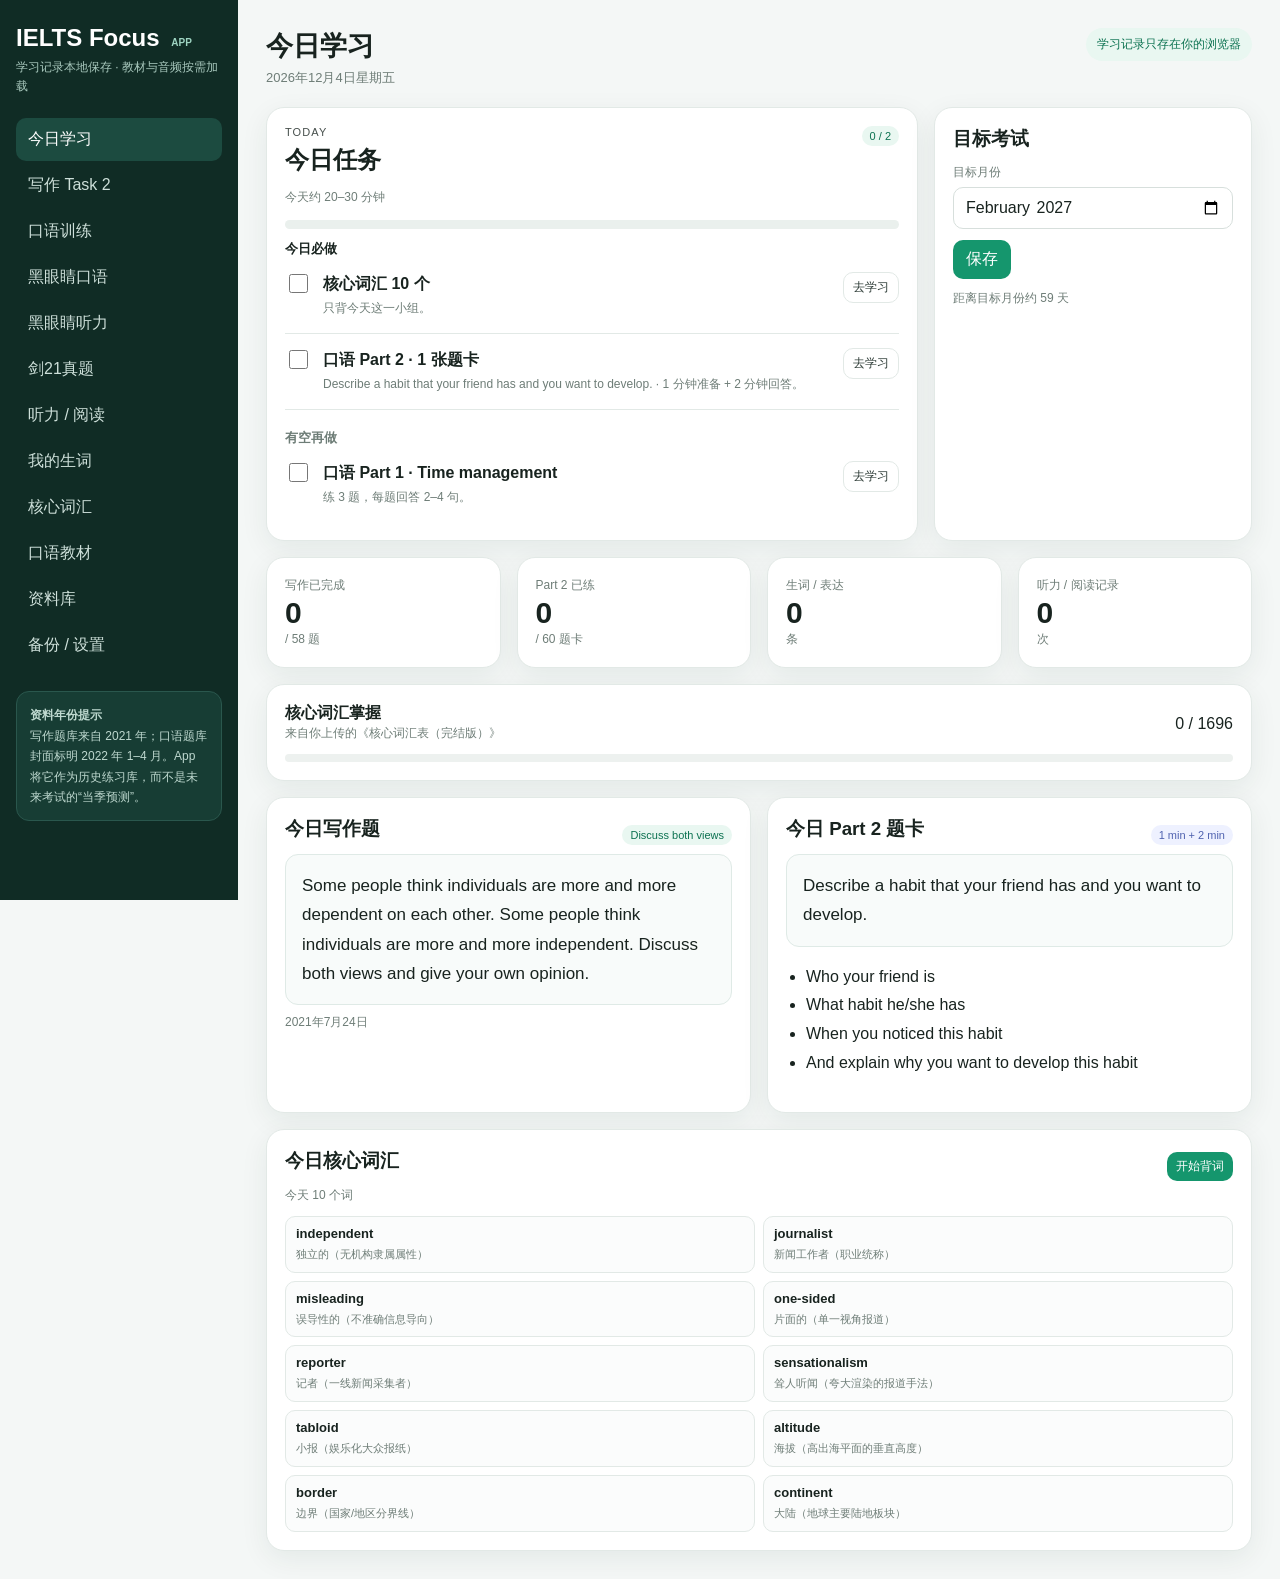
<file: index.html>
<!doctype html>
<html lang="zh-CN">
<head>
<meta charset="utf-8">
<meta name="viewport" content="width=device-width,initial-scale=1">
<meta name="theme-color" content="#12664f">
<meta name="apple-mobile-web-app-capable" content="yes">
<meta name="apple-mobile-web-app-status-bar-style" content="default">
<meta name="apple-mobile-web-app-title" content="IELTS Focus">
<link rel="manifest" href="manifest.webmanifest">
<link rel="icon" type="image/svg+xml" href="icon.svg">
<link rel="stylesheet" href="src/cloud-materials.css">
<meta name="color-scheme" content="light">
<title>IELTS Focus</title>
<style>
:root{
 --bg:#f4f7f6;--panel:#fff;--ink:#18231f;--muted:#6e7d77;--line:#e2e9e6;
 --green:#15966d;--green-dark:#0c7251;--green-soft:#e9f7f1;--nav:#102c25;
 --blue:#526bd7;--warn:#a86300;--shadow:0 8px 28px rgba(21,50,40,.07);--r:18px
}
*{box-sizing:border-box}html{scroll-behavior:smooth}body{margin:0;background:var(--bg);color:var(--ink);font-family:-apple-system,BlinkMacSystemFont,"Segoe UI","PingFang SC","Microsoft YaHei",Arial,sans-serif}
button,input,select,textarea{font:inherit}button{cursor:pointer}.app{display:grid;grid-template-columns:238px minmax(0,1fr);min-height:100vh}
aside{background:var(--nav);color:#fff;padding:24px 16px;position:sticky;top:0;height:100vh;overflow:auto}.brand{font-size:24px;font-weight:850}.brand small{font-size:10px;color:#9ed4c2;margin-left:5px}.tagline{font-size:12px;color:#a9c9be;line-height:1.6;margin:6px 0 22px}
.nav button{display:block;width:100%;border:0;background:transparent;color:#cee0da;text-align:left;border-radius:10px;padding:11px 12px;margin:3px 0}.nav button.active,.nav button:hover{background:#1c4b40;color:#fff}
.side-note{margin-top:24px;padding:13px;border-radius:13px;background:#173d34;border:1px solid #2a574d;color:#bed8cf;font-size:12px;line-height:1.7}
main{padding:28px;max-width:1500px;width:100%;margin:auto}.top{display:flex;justify-content:space-between;align-items:flex-start;gap:15px;margin-bottom:20px}.top h1{margin:0;font-size:27px}.sub{font-size:13px;color:var(--muted);margin-top:5px}.chip{font-size:12px;background:var(--green-soft);color:var(--green-dark);padding:8px 11px;border-radius:999px}
.page{display:none}.page.active{display:block}.grid{display:grid;grid-template-columns:repeat(12,minmax(0,1fr));gap:16px}.c12{grid-column:span 12}.c9{grid-column:span 9}.c8{grid-column:span 8}.c7{grid-column:span 7}.c6{grid-column:span 6}.c5{grid-column:span 5}.c4{grid-column:span 4}.c3{grid-column:span 3}
.card{background:var(--panel);border:1px solid var(--line);border-radius:var(--r);padding:18px;box-shadow:var(--shadow)}.hero{background:linear-gradient(135deg,#126148,#25a77a);color:#fff;border:0}.hero .muted{color:#d5efe6}
h2,h3{margin:0 0 12px}.kicker{font-size:11px;letter-spacing:.1em;text-transform:uppercase;opacity:.8}.muted,.note{color:var(--muted)}.note{font-size:12px;line-height:1.65}.stat .n{font-size:30px;font-weight:850}
.btn{border:0;border-radius:10px;padding:9px 13px;background:#edf1ef;color:#2e3c37}.btn.primary{background:var(--green);color:#fff}.btn.primary:hover{background:var(--green-dark)}.btn.outline{background:#fff;border:1px solid var(--line)}.btn.danger{background:#fff0ee;color:#a43d35}.btn.small{padding:6px 9px;font-size:12px}
.row{display:flex;gap:9px;align-items:center;flex-wrap:wrap}.between{justify-content:space-between}.field{display:flex;flex-direction:column;gap:6px;margin-bottom:11px}.field label{font-size:12px;color:var(--muted)}
input,select,textarea{width:100%;border:1px solid #d7dfdc;border-radius:10px;padding:10px 11px;background:#fff;color:var(--ink);outline:none}input:focus,select:focus,textarea:focus{border-color:#6bbca1;box-shadow:0 0 0 3px #eaf7f2}textarea{resize:vertical;min-height:150px;line-height:1.72}
.prompt{font-size:17px;line-height:1.72;padding:16px;border:1px solid #dfeae6;background:#f8fbfa;border-radius:13px}.badge{display:inline-block;padding:4px 8px;border-radius:999px;background:#eef1ff;color:#4e61af;font-size:11px}.badge.green{background:var(--green-soft);color:var(--green-dark)}.badge.warn{background:#fff4e4;color:#975b00}
.list{max-height:650px;overflow:auto;border-top:1px solid var(--line)}.item{padding:12px 6px;border-bottom:1px solid var(--line);cursor:pointer}.item:hover{background:#fafcfb}.item.active{background:#eef8f4}.item-title{font-size:13px;font-weight:650;line-height:1.52}.item-meta{font-size:11px;color:var(--muted);margin-top:5px}
.timer{font-size:45px;font-weight:850;letter-spacing:1px}.answer{white-space:pre-wrap;line-height:1.75;background:#fbfdfc;border:1px solid var(--line);padding:16px;border-radius:13px;margin-top:12px}.hidden{display:none!important}
.question{border:1px solid var(--line);border-radius:10px;padding:10px 12px;margin:8px 0;background:#fff;line-height:1.55}.cues{padding-left:20px;line-height:1.8}.tabbar{display:flex;gap:8px;margin-bottom:14px}.tabbar .active{background:var(--green);color:#fff}
hr{border:0;border-top:1px solid var(--line);margin:17px 0}.checks label{display:block;font-size:13px;margin:8px 0}.flash{min-height:220px;display:flex;flex-direction:column;justify-content:center;align-items:center;text-align:center;border:1px solid var(--line);border-radius:14px;padding:25px;background:#fcfdfd}.flash .word{font-size:34px;font-weight:850}.flash .meaning{white-space:pre-wrap;font-size:17px;margin-top:16px;line-height:1.6}
table{width:100%;border-collapse:collapse;font-size:13px}th,td{text-align:left;padding:10px;border-bottom:1px solid var(--line);vertical-align:top}th{background:#fafcfb;color:#66756f}audio{width:100%}
.pdf-card{display:flex;flex-direction:column;gap:8px;height:100%}.pdf-card a{color:var(--green-dark);font-weight:700;text-decoration:none}.toast{position:fixed;right:20px;bottom:20px;background:#173d34;color:#fff;padding:11px 14px;border-radius:10px;opacity:0;transform:translateY(10px);transition:.2s;pointer-events:none;z-index:99}.toast.show{opacity:1;transform:none}
@media(max-width:980px){.app{grid-template-columns:1fr}aside{position:relative;height:auto;padding:16px}.nav{display:flex;overflow:auto;gap:5px}.nav button{min-width:max-content}.side-note{display:none}main{padding:16px}.top{flex-direction:column}.c3,.c4,.c5,.c6,.c7,.c8,.c9,.c12{grid-column:span 12}.list{max-height:340px}}

.daily-head{display:flex;align-items:flex-start;justify-content:space-between;gap:14px;flex-wrap:wrap}
.daily-progress{height:9px;border-radius:999px;background:#eaf0ed;overflow:hidden;margin-top:12px}
.daily-progress span{display:block;height:100%;background:var(--green);width:0;transition:.2s}
.daily-task{display:grid;grid-template-columns:auto 1fr auto;gap:12px;align-items:start;padding:14px 0;border-bottom:1px solid var(--line)}
.daily-task:last-child{border-bottom:0}
.daily-task input[type="checkbox"]{width:19px;height:19px;margin-top:2px;accent-color:var(--green)}
.daily-task.done .daily-title{text-decoration:line-through;color:#94a09b}
.daily-task.done .daily-detail{color:#a2aca8}
.daily-title{font-weight:750;line-height:1.45}
.daily-detail{font-size:12px;color:var(--muted);line-height:1.65;margin-top:4px}
.daily-word-grid{display:grid;grid-template-columns:repeat(2,minmax(0,1fr));gap:8px;margin-top:10px}
.daily-word{border:1px solid var(--line);border-radius:10px;padding:9px 10px;background:#fbfcfc}
.daily-word b{display:block;font-size:13px;margin-bottom:3px}
.daily-word span{font-size:11px;color:var(--muted);line-height:1.45}
@media(max-width:700px){.daily-task{grid-template-columns:auto 1fr}.daily-task .daily-go{grid-column:2}.daily-word-grid{grid-template-columns:1fr}}


.c21-tabs{display:flex;gap:8px;flex-wrap:wrap}
.c21-tabs .active{background:var(--green);color:#fff}
.c21-answer-grid{display:grid;grid-template-columns:repeat(4,minmax(0,1fr));gap:8px}
.c21-answer{display:grid;grid-template-columns:28px 1fr;gap:6px;align-items:center}
.c21-answer label{font-size:11px;color:var(--muted);text-align:right}
.c21-answer input{padding:8px}
.c21-answer.correct input{border-color:#53ae83;background:#f1fbf7}
.c21-answer.wrong input{border-color:#d9938c;background:#fff6f5}
.c21-part-card{border:1px solid var(--line);border-radius:13px;padding:13px;background:#fbfdfc}
.c21-part-card.active{border-color:#70bca3;background:#eef8f4}
.c21-score{font-size:32px;font-weight:850}
@media(max-width:800px){.c21-answer-grid{grid-template-columns:repeat(2,minmax(0,1fr))}}


.be-unit-list{max-height:620px;overflow:auto;border-top:1px solid var(--line)}
.be-unit{padding:11px 8px;border-bottom:1px solid var(--line);cursor:pointer}
.be-unit:hover,.be-unit.active{background:#eef8f4}
.be-unit-title{font-size:13px;font-weight:750;line-height:1.4}
.be-unit-meta{font-size:11px;color:var(--muted);margin-top:4px}
.be-track-grid{display:grid;grid-template-columns:repeat(3,minmax(0,1fr));gap:8px}
.be-track{border:1px solid var(--line);border-radius:11px;padding:10px;background:#fbfdfc;cursor:pointer}
.be-track.active{border-color:#63b493;background:#eef8f4}
.be-controls{display:flex;gap:7px;flex-wrap:wrap;margin-top:9px}
@media(max-width:800px){.be-track-grid{grid-template-columns:repeat(2,minmax(0,1fr))}}


.blu-section{padding:11px 8px;border-bottom:1px solid var(--line);cursor:pointer}
.blu-section:hover,.blu-section.active{background:#eef8f4}
.blu-section-title{font-size:13px;font-weight:750;line-height:1.45}
.blu-section-meta{font-size:11px;color:var(--muted);margin-top:4px}
.blu-status{display:flex;gap:7px;align-items:center;flex-wrap:wrap}

</style>
</head>
<body>
<div class="app">
<aside>
 <div class="brand">IELTS Focus <small>APP</small></div>
 <div class="tagline">学习记录本地保存 · 教材与音频按需加载</div>
 <div class="nav" id="nav">
  <button class="active" data-page="home">今日学习</button>
  <button data-page="writing">写作 Task 2</button>
  <button data-page="speaking">口语训练</button>
  <button data-page="blackeyes">黑眼睛口语</button>
  <button data-page="blacklisten">黑眼睛听力</button>
  <button data-page="cambridge21">剑21真题</button>
  <button data-page="lr">听力 / 阅读</button>
  <button data-page="vocab">我的生词</button>
  <button data-page="corevocab">核心词汇</button>
  <button data-page="oralbook">口语教材</button>
  <button data-page="materials">资料库</button>
  <button data-page="settings">备份 / 设置</button>
 </div>
 <div class="side-note"><b>资料年份提示</b><br>写作题库来自 2021 年；口语题库封面标明 2022 年 1–4 月。App 将它作为历史练习库，而不是未来考试的“当季预测”。</div>
</aside>
<main>
 <div class="top"><div><h1 id="pageTitle">今日学习</h1><div class="sub" id="dateText"></div></div><div class="chip">学习记录只存在你的浏览器</div></div>

 <section class="page active" id="home">
  <div class="grid">
   <div class="card c8">
      <div class="daily-head">
        <div>
          <div class="kicker">TODAY</div>
          <h2 style="margin-top:6px">今日任务</h2>
          <div class="note" id="dailySummary">约 20–30 分钟</div>
        </div>
        <div class="badge green" id="dailyCount">0 / 2</div>
      </div>
      <div class="daily-progress"><span id="dailyProgress"></span></div>
      <div id="dailyTaskList" style="margin-top:4px"></div>
    </div>
    <div class="card c4"><h3>目标考试</h3><div class="field"><label>目标月份</label><input type="month" id="targetMonth"></div><button class="btn primary" onclick="saveTarget()">保存</button><div class="note" id="countdown" style="margin-top:10px"></div></div>

   <div class="card c3 stat"><div class="note">写作已完成</div><div class="n" id="statW">0</div><div class="note">/ 58 题</div></div>
   <div class="card c3 stat"><div class="note">Part 2 已练</div><div class="n" id="statS">0</div><div class="note">/ 60 题卡</div></div>
   <div class="card c3 stat"><div class="note">生词 / 表达</div><div class="n" id="statV">0</div><div class="note">条</div></div>
   <div class="card c3 stat"><div class="note">听力 / 阅读记录</div><div class="n" id="statL">0</div><div class="note">次</div></div>
   <div class="card c12"><div class="row between"><div><b>核心词汇掌握</b><div class="note">来自你上传的《核心词汇表（完结版）》</div></div><div><span id="statCore">0</span> / 1696</div></div><div style="height:8px;background:#edf1ef;border-radius:99px;overflow:hidden;margin-top:10px"><div id="coreProgress" style="height:100%;width:0;background:#15966d"></div></div></div>

   <div class="card c6"><div class="row between"><h3>今日写作题</h3><span class="badge green" id="todayWType"></span></div><div class="prompt" id="todayWPrompt"></div><div class="note" id="todayWDate" style="margin-top:8px"></div></div>
   <div class="card c6"><div class="row between"><h3>今日 Part 2 题卡</h3><span class="badge">1 min + 2 min</span></div><div class="prompt" id="todaySTitle"></div><ul class="cues" id="todaySCues"></ul></div>
   <div class="card c12">
    <div class="row between"><h3>今日核心词汇</h3><button class="btn small primary" onclick="openTodayWords()">开始背词</button></div>
    <div class="note" id="todayWordMeta"></div>
    <div class="daily-word-grid" id="todayWords"></div>
   </div>
  </div>
 </section>

 <section class="page" id="writing">
  <div class="grid">
   <div class="card c4">
    <div class="row between"><h3>Task 2 题库</h3><button class="btn small primary" onclick="randomWriting()">随机抽题</button></div>
    <div class="field"><input id="wSearch" placeholder="搜索关键词…" oninput="renderWritingList()"></div>
    <div class="field"><select id="wType" onchange="renderWritingList()"></select></div>
    <div class="list" id="writingList"></div>
   </div>
   <div class="card c8">
    <div class="row between"><div class="row"><span class="badge green" id="wBadge"></span><span class="badge" id="wDate"></span></div><div class="row"><button class="btn small outline" onclick="readWriting()">朗读题目</button><button class="btn small outline" onclick="toggleWritingDone()" id="wDoneBtn"></button></div></div>
    <div class="prompt" id="wPrompt" style="margin-top:12px"></div>
    <div class="row between" style="margin-top:14px"><div class="row"><div class="timer" id="wTimer">40:00</div><button class="btn primary" onclick="toggleTimer('w')" id="wTimerBtn">开始</button><button class="btn" onclick="resetTimer('w')">重置</button></div><div class="note">Task 2 建议 40 分钟 · 至少 250 词</div></div>
    <div class="field" style="margin-top:13px"><label>你的作文　<span id="wordCount">0 words</span></label><textarea id="writingDraft" style="min-height:330px" oninput="saveDraft()" placeholder="开始写作。草稿会自动保存在当前浏览器。"></textarea></div>
    <div class="checks"><b style="font-size:13px">写完后自检</b><label><input type="checkbox"> 完整回答题目要求（Task Response）</label><label><input type="checkbox"> 段落结构和衔接清楚（Coherence & Cohesion）</label><label><input type="checkbox"> 词汇准确且避免机械重复（Lexical Resource）</label><label><input type="checkbox"> 句型有变化，语法错误不影响理解（Grammar）</label></div>
    <hr>
    <button class="btn outline" onclick="toggleWritingSample()">查看 / 隐藏参考范文</button><span class="note" id="wSampleNote" style="margin-left:8px"></span><div class="answer hidden" id="wSample"></div>
   </div>
  </div>
 </section>

 <section class="page" id="speaking">
  <div class="tabbar"><button class="btn active" id="tabP1" onclick="setSpeakingMode('p1')">Part 1</button><button class="btn" id="tabP2" onclick="setSpeakingMode('p2')">Part 2 + Part 3</button></div>
  <div id="p1Panel">
   <div class="grid">
    <div class="card c4"><div class="row between"><h3>Part 1 话题</h3><button class="btn small primary" onclick="randomP1()">随机话题</button></div><select id="p1Select" onchange="selectP1(Number(this.value))"></select><div class="note" style="margin-top:10px">按 PDF 原话题整理。适合练习短回答、流利度和自然表达。</div></div>
    <div class="card c8"><div class="row between"><h3 id="p1Title"></h3><button class="btn small outline" onclick="readP1()">朗读全部问题</button></div><div id="p1Questions"></div><div class="field" style="margin-top:12px"><label>关键词笔记</label><textarea id="p1Notes" oninput="saveP1Notes()" placeholder="只记关键词，不建议把口语写成完整作文。"></textarea></div></div>
   </div>
  </div>
  <div id="p2Panel" class="hidden">
   <div class="grid">
    <div class="card c4"><div class="row between"><h3>Part 2 题卡</h3><button class="btn small primary" onclick="randomP2()">随机题卡</button></div><select id="p2Select" onchange="selectP2(Number(this.value))"></select><div class="note" style="margin-top:10px">共 60 张详细题卡；其中 10 张在你的“高频话题范文 10 篇”里有对应参考回答。</div></div>
    <div class="card c8">
     <div class="row between"><span class="badge green">Part 2</span><div class="row"><button class="btn small outline" onclick="readP2()">朗读题卡</button><button class="btn small outline" onclick="toggleSpeakingDone()" id="sDoneBtn"></button></div></div>
     <div class="prompt" id="p2Title" style="margin-top:12px"></div><ul class="cues" id="p2Cues"></ul>
     <div class="grid" style="margin-top:8px">
      <div class="card c6" style="box-shadow:none"><div class="note">准备时间</div><div class="timer" id="prepTimer">01:00</div><div class="row"><button class="btn primary" onclick="toggleTimer('prep')" id="prepTimerBtn">开始</button><button class="btn" onclick="resetTimer('prep')">重置</button></div></div>
      <div class="card c6" style="box-shadow:none"><div class="note">回答时间</div><div class="timer" id="speakTimer">02:00</div><div class="row"><button class="btn primary" onclick="toggleTimer('speak')" id="speakTimerBtn">开始</button><button class="btn" onclick="resetTimer('speak')">重置</button></div></div>
     </div>
     <div class="row" style="margin-top:12px"><button class="btn outline" onclick="startRecording()" id="recBtn">开始录音</button><button class="btn outline" onclick="stopRecording()" id="stopRecBtn" disabled>停止录音</button><a class="btn outline hidden" id="recDownload" download="IELTS-Speaking.webm" style="text-decoration:none">保存录音</a></div><audio id="recAudio" controls class="hidden" style="margin-top:10px"></audio><div class="note" id="recNote" style="margin-top:6px">若浏览器不允许本地网页调用麦克风，可直接使用手机录音机。</div>
     <div class="field" style="margin-top:12px"><label>1 分钟准备笔记</label><textarea id="p2Notes" style="min-height:110px" oninput="saveP2Notes()"></textarea></div>
     <hr><h3>Part 3 追问</h3><div id="p3Questions"></div>
     <hr><button class="btn outline" onclick="toggleSpeakingSample()">查看 / 隐藏参考回答</button><span class="note" id="sSampleNote" style="margin-left:8px"></span><div class="answer hidden" id="sSample"></div>
    </div>
   </div>
  </div>
 </section>



 <section class="page" id="blackeyes">
  <div class="grid">
   <div class="card c4">
    <div class="row between"><h3>黑眼睛口语</h3><span class="badge green" id="beProgressBadge">0 / 19</span></div>
    <div class="note">按教材 Unit 学习。只把你已经上传的音频显示为可播放。</div>
    <div class="row" style="margin:12px 0">
      <button class="btn small outline" onclick="playBeIntro()">教材音频说明</button>
      <button class="btn small primary" onclick="randomBeUnit()">随机 Unit</button>
    </div>
    <div class="be-unit-list" id="beUnitList"></div>
   </div>

   <div class="card c8">
    <div class="row between">
      <div><span class="badge" id="beUnitBadge">Unit 1</span><h3 id="beTitle" style="margin-top:7px"></h3></div>
      <button class="btn outline" id="beDoneBtn" onclick="toggleBeDone()">标记学过</button>
    </div>
    <div class="note" id="beNote"></div>

    <div id="beTracksWrap" style="margin-top:14px">
      <h3>对应音频</h3>
      <div class="be-track-grid" id="beTrackGrid"></div>
      <audio id="beAudio" controls preload="metadata" style="margin-top:12px"></audio>
      <div class="be-controls">
        <button class="btn small" onclick="beSeek(-5)">-5s</button>
        <button class="btn small" onclick="beRate(.75)">0.75×</button>
        <button class="btn small" onclick="beRate(1)">1×</button>
        <button class="btn small" onclick="beRate(1.25)">1.25×</button>
        <button class="btn small" onclick="beSeek(5)">+5s</button>
      </div>
      <div class="note" id="beAudioMeta" style="margin-top:7px"></div>
    </div>

    <hr>
    <h3>教材页面</h3>
    <div class="study-page-viewer">
      <div class="study-page-toolbar">
        <button class="btn small" onclick="moveBePage(-1)">上一页</button>
        <b id="bePageLabel">教材页</b>
        <button class="btn small" onclick="moveBePage(1)">下一页</button>
      </div>
      <div id="bePageStatus" class="study-page-status hidden"></div>
      <div class="study-page-canvas"><img id="bePageImg" class="study-page-img" alt="黑眼睛口语教材页"></div>
    </div>

    <hr>
    <h3>建议练法</h3>
    <div class="question"><b>1.</b> 先听一遍，不暂停。</div>
    <div class="question"><b>2.</b> 第二遍跟读；听不清时用 -5s 和 0.75×。</div>
    <div class="question"><b>3.</b> 关掉音频，用自己的信息回答或复述，不要求背原文。</div>
   </div>
  </div>
 </section>


 <section class="page" id="blacklisten">
  <div class="grid">
   <div class="card c4">
    <div class="row between">
      <h3>黑眼睛听力</h3>
      <span class="badge green" id="bluProgress">读取中</span>
    </div>
    <div class="note">上册、下册教材和音频都已整合在这里，直接在本页使用，不需要下载文件。</div>

    <div class="row" style="margin:12px 0">
      <button class="btn small outline" onclick="playBluIntro()">播放教材音频说明</button>
      <button class="btn small primary" onclick="openBluPretest()">Pretraining Test</button>
    </div>

    <div class="list" id="bluSectionList" style="max-height:610px"></div>
   </div>

   <div class="card c8">
    <div class="row between">
      <div>
        <span class="badge" id="bluType"></span>
        <h3 id="bluTitle" style="margin-top:7px"></h3>
      </div>
      <button class="btn outline" id="bluDoneBtn" onclick="toggleBluDone()">标记完成</button>
    </div>

    <div class="note" id="bluMeta"></div>
    <div id="bluTrackList" class="be-track-grid" style="margin-top:12px"></div>

    <div id="bluAudioArea" style="margin-top:14px">
      <h3>音频</h3>
      <div id="bluNoAudio" class="note"></div>
      <audio id="bluAudio" controls preload="metadata"></audio>
      <div class="be-controls">
        <button class="btn small" onclick="bluSeek(-5)">-5s</button>
        <button class="btn small" onclick="bluRate(.75)">0.75×</button>
        <button class="btn small" onclick="bluRate(1)">1×</button>
        <button class="btn small" onclick="bluRate(1.25)">1.25×</button>
        <button class="btn small" onclick="bluSeek(5)">+5s</button>
      </div>
      <div class="note" id="bluAudioMeta" style="margin-top:7px"></div>
    </div>

    <hr>
    <h3>教材页面</h3>
    <div class="study-page-viewer">
      <div class="study-page-toolbar">
        <button class="btn small" onclick="moveBluPage(-1)">上一页</button>
        <b id="bluPageLabel">教材页</b>
        <button class="btn small" onclick="moveBluPage(1)">下一页</button>
      </div>
      <div id="bluPageStatus" class="study-page-status hidden"></div>
      <div class="study-page-canvas"><img id="bluPageImg" class="study-page-img" alt="黑眼睛听力教材页"></div>
    </div>
   </div>
  </div>
 </section>

 <section class="page" id="cambridge21">
  <div class="grid">
   <div class="card c12">
    <div class="row between">
      <div><h3>剑桥雅思 21 · Academic</h3><div class="note">Test 1–4 已整理；Listening 音频已按 Part 合并并匹配。</div></div>
      <div class="badge green" id="c21Context">Test 1 · Listening</div>
    </div>
    <div class="c21-tabs" id="c21TestTabs" style="margin-top:12px"></div>
   </div>

   <div class="card c4">
    <h3>练习模块</h3>
    <div class="tabbar" style="flex-wrap:wrap">
      <button class="btn active" id="c21ModListening" onclick="setC21Module('listening')">Listening</button>
      <button class="btn" id="c21ModReading" onclick="setC21Module('reading')">Reading</button>
      <button class="btn" id="c21ModWriting" onclick="setC21Module('writing')">Writing</button>
      <button class="btn" id="c21ModSpeaking" onclick="setC21Module('speaking')">Speaking</button>
    </div>

    <div id="c21ListeningPanel">
      <h3 style="margin-top:16px">Listening Parts</h3>
      <div id="c21PartButtons" class="grid"></div>
      <div class="note" style="margin-top:10px">正式练习建议只播放一次。需要精听时再调速度或重复。</div>
    </div>

    <div id="c21NonListeningPanel" class="hidden">
      <div class="note" id="c21ModuleNote"></div>
      <button class="btn primary" onclick="startC21Timer()" id="c21TimerBtn" style="margin-top:12px">开始计时</button>
      <div class="timer" id="c21Timer" style="margin-top:8px">60:00</div>
    </div>

    <hr>
    <div class="row">
      <button class="btn outline" onclick="jumpC21Answers()">查看答案页</button>
      <button class="btn outline" onclick="jumpC21WritingSamples()">写作范文页</button>
    </div>
   </div>

   <div class="card c8">
    <div id="c21AudioWrap">
      <div class="row between"><h3 id="c21AudioTitle">Test 1 · Part 1</h3><span class="badge" id="c21AudioDuration"></span></div>
      <audio id="c21Audio" controls preload="metadata"></audio>
      <div class="row" style="margin:8px 0 14px">
        <button class="btn small" onclick="c21Rate(.75)">0.75×</button>
        <button class="btn small" onclick="c21Rate(1)">1×</button>
        <button class="btn small" onclick="c21Rate(1.25)">1.25×</button>
        <button class="btn small" onclick="c21Rate(1.5)">1.5×</button>
      </div>
    </div>
    <div class="study-page-viewer">
      <div class="study-page-toolbar">
        <button class="btn small" onclick="moveC21Page(-1)">上一页</button>
        <b id="c21PageLabel">教材页</b>
        <button class="btn small" onclick="moveC21Page(1)">下一页</button>
      </div>
      <div id="c21PageStatus" class="study-page-status hidden"></div>
      <div class="study-page-canvas"><img id="c21PageImg" class="study-page-img" alt="剑桥雅思21教材页"></div>
    </div>
   </div>

   <div class="card c12" id="c21AnswerCard">
    <div class="row between">
      <div><h3 id="c21AnswerTitle">Listening 答题卡</h3><div class="note">先做题，再点“批改”。官方答案默认隐藏。</div></div>
      <div class="row"><button class="btn primary" onclick="gradeC21()">批改</button><button class="btn outline" onclick="clearC21Answers()">清空</button></div>
    </div>
    <div class="c21-answer-grid" id="c21AnswerGrid" style="margin-top:12px"></div>
    <div id="c21Result" class="hidden" style="margin-top:16px"></div>
  </div>
 </section>

 <section class="page" id="lr">
  <div class="grid">
   <div class="card c6"><h3>本地听力播放器</h3><div class="note">选择你已经拥有的剑雅音频。文件只在本机播放，不上传。</div><input type="file" accept="audio/*" onchange="loadAudio(event)" style="margin-top:10px"><div id="audioName" class="note" style="margin:8px 0"></div><audio id="audio" controls></audio><div class="row" style="margin-top:10px"><button class="btn small" onclick="setRate(.75)">0.75×</button><button class="btn small" onclick="setRate(1)">1×</button><button class="btn small" onclick="setRate(1.25)">1.25×</button><button class="btn small" onclick="setRate(1.5)">1.5×</button></div></div>
   <div class="card c6"><h3>阅读计时</h3><div class="timer" id="rTimer">60:00</div><div class="row"><button class="btn primary" onclick="toggleTimer('r')" id="rTimerBtn">开始</button><button class="btn" onclick="resetTimer('r')">重置</button></div><div class="note" style="margin-top:10px">先完整完成，再统一核对答案。正式 Academic Reading 为 60 分钟。</div></div>
   <div class="card c4"><h3>记录练习</h3><div class="field"><label>教材 / Test</label><input id="logName" placeholder="例如：剑21 Test 1"></div><div class="field"><label>模块</label><select id="logModule"><option>Listening</option><option>Academic Reading</option></select></div><div class="field"><label>正确题数 0–40</label><input id="logCorrect" type="number" min="0" max="40"></div><div class="field"><label>复盘</label><textarea id="logNote" style="min-height:90px"></textarea></div><button class="btn primary" onclick="addLog()">保存记录</button></div>
   <div class="card c8"><h3>练习记录</h3><div style="overflow:auto"><table><thead><tr><th>日期</th><th>练习</th><th>模块</th><th>正确</th><th>约 Band</th><th>复盘</th><th></th></tr></thead><tbody id="logTable"></tbody></table></div><div class="note" style="margin-top:8px">Band 换算为常见近似值，正式成绩以 IELTS 官方为准。</div></div>
  </div>
 </section>

 <section class="page" id="vocab">
  <div class="grid">
   <div class="card c4"><h3>添加生词 / 表达</h3><div class="field"><label>英文</label><input id="vWord"></div><div class="field"><label>中文 / 解释</label><input id="vMeaning"></div><div class="field"><label>例句 / 来源</label><textarea id="vExample" style="min-height:100px"></textarea></div><div class="field"><label>标签</label><select id="vTag"><option>Writing</option><option>Speaking</option><option>Listening</option><option>Reading</option><option>通用</option></select></div><button class="btn primary" onclick="addVocab()">保存</button></div>
   <div class="card c8"><div class="row between"><h3>生词本</h3><div class="row"><input id="vSearch" placeholder="搜索…" oninput="renderVocab()" style="width:180px"><button class="btn small primary" onclick="randomVocab()">随机复习</button></div></div><div id="flash" class="flash hidden"><div class="word" id="flashWord"></div><div class="meaning hidden" id="flashMeaning"></div><div class="row" style="margin-top:18px"><button class="btn" onclick="revealFlash()">显示答案</button><button class="btn" onclick="randomVocab()">下一张</button></div></div><div id="vocabList"></div></div>
  </div>
 </section>


 <section class="page" id="corevocab">
  <div class="grid">
   <div class="card c4">
    <div class="row between"><h3>核心词汇库</h3><span class="badge green">1696 条</span></div>
    <div class="field"><label>Topic</label><select id="cvTopic" onchange="renderCoreVocab()"></select></div>
    <div class="field"><label>搜索</label><input id="cvSearch" placeholder="英文或中文…" oninput="renderCoreVocab()"></div>
    <div class="row">
      <button class="btn primary" onclick="randomCoreCard()">随机抽词</button>
      <button class="btn outline" onclick="randomCoreCard(true)">只抽不熟词</button>
    </div>
    <div class="note" style="margin-top:12px">点击“已掌握”会保存到当前浏览器；“不熟”会进入重点复习。</div>
   </div>
   <div class="card c8">
    <div id="coreFlash" class="flash hidden">
      <span class="badge" id="coreFlashTopic"></span>
      <div class="word" id="coreFlashWord" style="margin-top:12px"></div>
      <div class="meaning hidden" id="coreFlashMeaning"></div>
      <div class="row" style="margin-top:18px">
        <button class="btn" onclick="revealCoreCard()">显示释义</button>
        <button class="btn outline" onclick="markCore('review')">不熟</button>
        <button class="btn primary" onclick="markCore('mastered')">已掌握</button>
        <button class="btn" onclick="randomCoreCard()">下一张</button>
      </div>
    </div>
    <div class="row between" style="margin:4px 0 10px"><h3 id="cvListTitle">全部词汇</h3><div class="note" id="cvCount"></div></div>
    <div class="list" id="coreVocabList"></div>
   </div>
  </div>
 </section>

 <section class="page" id="oralbook">
  <div class="grid">
   <div class="card c4">
    <div class="row between"><h3>《雅思口语深度突破》</h3><span class="badge warn">本次 PDF：Topic 1–33</span></div>
    <div class="field"><label>选择 Topic</label><select id="oralTopicSelect" onchange="selectOralTopic(Number(this.value))"></select></div>
    <div class="note">教材从云端按需打开，不需要下载完整 PDF 到手机。</div>
    <hr>
    <div id="oralTopicInfo"></div>
   </div>
   <div class="card c8">
    <div class="row between"><h3 id="oralTitle"></h3><div class="row"><button class="btn small outline" onclick="openOralPdfTab()">新窗口打开当前页</button><button class="btn small primary" onclick="practiceOralTopic()">练这个 Topic 的词</button></div></div>
    <div id="oralNoPdf" class="prompt">正在加载教材当前页…</div>
    <iframe id="oralViewer" class="hidden" style="width:100%;height:720px;border:1px solid #e2e9e6;border-radius:13px;background:#fff"></iframe>
    <hr>
    <h3>本 Topic 核心词汇</h3>
    <div id="oralTopicVocab"></div>
   </div>
  </div>
 </section>

 <section class="page" id="materials">
  <div class="grid">
   <div class="card c12">
    <div class="cloud-head">
     <div>
      <div class="kicker">CLOUD LIBRARY</div>
      <h3 style="margin-top:6px">我的 IELTS 云端资料</h3>
      <div class="note" id="cloudMaterialStatus">进入本页后读取资料清单；不会整包下载到手机。</div>
      <div class="cloud-summary" id="cloudMaterialSummary"></div>
     </div>
     <span class="badge green">GitHub Release · 按需加载</span>
    </div>
   </div>
   <div class="card c12">
    <div class="grid">
     <div class="c5">
      <div class="field" style="margin:0">
       <label>搜索资料</label>
       <input id="cloudMaterialSearch" placeholder="例如：剑21、黑眼睛、Unit 3…" oninput="IELTSCloudMaterials.applyFilters()">
      </div>
     </div>
     <div class="c7">
      <div class="field" style="margin:0">
       <label>文件类型</label>
       <div class="cloud-filterbar">
        <button class="btn small active" data-cloud-type="all" onclick="IELTSCloudMaterials.setType('all',this)">全部</button>
        <button class="btn small" data-cloud-type="audio" onclick="IELTSCloudMaterials.setType('audio',this)">音频</button>
        <button class="btn small" data-cloud-type="pdf" onclick="IELTSCloudMaterials.setType('pdf',this)">PDF</button>
        <button class="btn small" data-cloud-type="video" onclick="IELTSCloudMaterials.setType('video',this)">视频</button>
        <button class="btn small" data-cloud-type="document" onclick="IELTSCloudMaterials.setType('document',this)">文档</button>
       </div>
      </div>
     </div>
    </div>
    <div class="row between" style="margin-top:12px">
      <div class="note">点击音频会直接在线播放；PDF/文档会单独打开。手机只加载你点开的文件。</div>
      <span class="badge" id="cloudMaterialCount">等待加载</span>
    </div>
    <div class="cloud-material-list" id="cloudMaterialList">
      <div class="cloud-empty">打开“资料库”后自动读取云端清单。</div>
    </div>
   </div>
   <div class="card c12 cloud-player hidden" id="cloudPlayerPanel">
     <div class="row between"><b id="cloudPlayerTitle">音频</b><span class="badge green">在线播放</span></div>
     <audio id="cloudAudioPlayer" controls preload="metadata" style="margin-top:10px"></audio>
   </div>
   <div class="card c12">
    <div class="row between"><h3>App 内置学习模块</h3><span class="badge">原有功能保留</span></div>
    <div class="note">剑21、黑眼睛口语、黑眼睛听力、写作题库、口语题库和核心词汇仍按原来的入口学习。云端资料库是额外的统一入口。</div>
   </div>
  </div>
 </section>

 <section class="page" id="settings">
  <div class="grid">
   <div class="card c6"><h3>导出学习数据</h3><div class="note">作文草稿、口语笔记、完成记录、生词和听读练习记录都保存在当前浏览器。换电脑或清理浏览器前建议备份。</div><button class="btn primary" onclick="exportData()" style="margin-top:12px">导出 JSON</button></div>
   <div class="card c6"><h3>导入学习数据</h3><div class="note">选择本 App 导出的 JSON 文件即可恢复。</div><input type="file" accept="application/json" onchange="importData(event)" style="margin-top:12px"></div>
   
   <div class="card c12">
    <h3>每日学习计划</h3>
    <div class="grid">
      <div class="c3"><div class="field"><label>每天核心词汇</label><input id="dailyWordCountSetting" type="number" min="5" max="30" step="5" value="10"></div></div>
      <div class="c3"><div class="field"><label>听力（分钟）</label><input id="dailyListeningSetting" type="number" min="10" max="60" step="5" value="15"></div></div>
      <div class="c3"><div class="field"><label>阅读（分钟）</label><input id="dailyReadingSetting" type="number" min="10" max="60" step="5" value="15"></div></div>
      <div class="c3"><div class="field"><label>Part 1 每天问题数</label><input id="dailyP1CountSetting" type="number" min="2" max="8" step="1" value="3"></div></div>
    </div>
    <button class="btn primary" onclick="saveDailySettings()">保存每日计划</button>
    <div class="note" style="margin-top:8px">工作日默认只有 2 项必做；“有空再做”不计入完成进度。周日安排一项较完整训练。</div>
   </div>
   <div class="card c12"><h3>清空学习记录</h3><div class="note">只清除你的学习数据，不删除内置题库。</div><button class="btn danger" onclick="clearState()" style="margin-top:12px">清空全部记录</button></div>
  </div>
 </section>
</main>
</div>
<div class="toast" id="toast"></div>

<script id="blackListeningData" type="application/json">{"introAudio": {"src": "blackeyes-listening-upper/audio/intro.mp3", "seconds": 60.0}, "sections": [{"id": "intro", "title": "IELTS听力考试简介", "printedPage": 1, "pdfPage": 14, "type": "热身", "audio": null}, {"id": "tips", "title": "IELTS听力考试答题技巧", "printedPage": 2, "pdfPage": 15, "type": "热身", "audio": null}, {"id": "basics", "title": "IELTS听力必备知识", "printedPage": 5, "pdfPage": 18, "type": "热身", "audio": null}, {"id": "pretest", "title": "Pretraining Test", "printedPage": 15, "pdfPage": 28, "type": "自我测试", "audio": {"src": "blackeyes-listening-upper/audio/pretraining-test.mp3", "seconds": 2251.8}}, {"id": "preanswer", "title": "Pretraining Test · 快速浏览答案", "printedPage": 19, "pdfPage": 32, "type": "自我测试", "audio": null}, {"id": "preanalysis", "title": "Pretraining Test · 试题解析", "printedPage": 19, "pdfPage": 32, "type": "自我测试", "audio": null}, {"id": "prescript", "title": "Pretraining Test · 听力文本", "printedPage": 21, "pdfPage": 34, "type": "自我测试", "audio": null}, {"id": "u1", "title": "Unit 1 · Letters, Numbers and Numeral Relationships", "printedPage": 29, "pdfPage": 42, "type": "技能训练", "activities": 20, "audio": null}, {"id": "u2", "title": "Unit 2 · Form Filling and Table Completion", "printedPage": 45, "pdfPage": 58, "type": "技能训练", "activities": 20, "audio": null}, {"id": "u3", "title": "Unit 3 · Description and Location", "printedPage": 58, "pdfPage": 71, "type": "技能训练", "activities": 20, "audio": null}, {"id": "u4", "title": "Unit 4 · Answering Questions and Multiple Choice", "printedPage": 77, "pdfPage": 90, "type": "技能训练", "activities": 20, "audio": null}, {"id": "u5", "title": "Unit 5 · Notes Completion and True/False", "printedPage": 98, "pdfPage": 111, "type": "技能训练", "activities": 20, "audio": null}, {"id": "u6", "title": "Unit 6 · Summary", "printedPage": 112, "pdfPage": 125, "type": "技能训练", "activities": 20, "audio": null}, {"id": "achievement", "title": "Achievement Test", "printedPage": 125, "pdfPage": 138, "type": "测试", "audio": null}, {"id": "scripts", "title": "Audio Scripts", "printedPage": 129, "pdfPage": 142, "type": "参考", "audio": null}, {"id": "answers", "title": "Answer Key", "printedPage": 238, "pdfPage": 251, "type": "参考", "audio": null}, {"id": "appendix", "title": "Appendix", "printedPage": 261, "pdfPage": 274, "type": "参考", "audio": null}], "pdfFileName": "黑眼睛听力 第5版 上【我不是考神】.pdf"}</script>
<script id="blackEyesData" type="application/json">{"intro": {"src": "blackeyes/audio/intro.mp3", "seconds": 64.8}, "units": [{"unit": 1, "title": "Introductions and Greetings", "printedPage": 3, "pdfPage": 8, "tracks": [{"src": "blackeyes/audio/unit-01.mp3", "seconds": 396.2, "label": "Unit 1"}], "note": ""}, {"unit": 2, "title": "How to Start a Conversation", "printedPage": 11, "pdfPage": 16, "tracks": [{"src": "blackeyes/audio/unit-02.mp3", "seconds": 475.9, "label": "Unit 2"}], "note": ""}, {"unit": 3, "title": "Leaving-signals and Saying Goodbye", "printedPage": 19, "pdfPage": 24, "tracks": [{"src": "blackeyes/audio/unit-03.mp3", "seconds": 410.4, "label": "Unit 3"}], "note": ""}, {"unit": 4, "title": "Games (I)", "printedPage": 26, "pdfPage": 31, "tracks": [], "note": "当前上传的音频中没有单独对应这一 Unit 的音轨。"}, {"unit": 5, "title": "Question Techniques and Answering Techniques", "printedPage": 34, "pdfPage": 39, "tracks": [{"src": "blackeyes/audio/unit-05.mp3", "seconds": 374.6, "label": "Unit 5"}], "note": ""}, {"unit": 6, "title": "Conversation Techniques", "printedPage": 44, "pdfPage": 49, "tracks": [{"src": "blackeyes/audio/unit-06.mp3", "seconds": 349.0, "label": "Unit 6"}], "note": ""}, {"unit": 7, "title": "Pair Work (I)", "printedPage": 53, "pdfPage": 58, "tracks": [{"src": "blackeyes/audio/unit-07.mp3", "seconds": 1008.5, "label": "Unit 7"}], "note": ""}, {"unit": 8, "title": "Discussing", "printedPage": 75, "pdfPage": 80, "tracks": [{"src": "blackeyes/audio/unit-08.mp3", "seconds": 534.0, "label": "Unit 8"}], "note": ""}, {"unit": 9, "title": "Apologising", "printedPage": 84, "pdfPage": 89, "tracks": [{"src": "blackeyes/audio/unit-09.mp3", "seconds": 362.4, "label": "Unit 9"}], "note": ""}, {"unit": 10, "title": "Pair Work (II)", "printedPage": 91, "pdfPage": 96, "tracks": [{"src": "blackeyes/audio/unit-10.mp3", "seconds": 313.5, "label": "Unit 10"}], "note": ""}, {"unit": 11, "title": "Complaining", "printedPage": 109, "pdfPage": 114, "tracks": [{"src": "blackeyes/audio/unit-11.mp3", "seconds": 523.2, "label": "Unit 11"}], "note": ""}, {"unit": 12, "title": "Invitations and Suggestions", "printedPage": 114, "pdfPage": 119, "tracks": [], "note": "当前上传的音频中没有单独对应这一 Unit 的音轨。"}, {"unit": 13, "title": "Games (II)", "printedPage": 122, "pdfPage": 127, "tracks": [{"src": "blackeyes/audio/unit-13.mp3", "seconds": 242.3, "label": "Unit 13"}], "note": ""}, {"unit": 14, "title": "Describing People and Objects", "printedPage": 130, "pdfPage": 135, "tracks": [{"src": "blackeyes/audio/unit-14.mp3", "seconds": 571.9, "label": "Unit 14"}], "note": ""}, {"unit": 15, "title": "Telephoning", "printedPage": 142, "pdfPage": 147, "tracks": [{"src": "blackeyes/audio/unit-15-practice-01.mp3", "seconds": 65.3, "label": "Practice 1"}, {"src": "blackeyes/audio/unit-15-practice-02.mp3", "seconds": 100.2, "label": "Practice 2"}, {"src": "blackeyes/audio/unit-15-practice-03.mp3", "seconds": 324.5, "label": "Practice 3"}, {"src": "blackeyes/audio/unit-15-practice-04.mp3", "seconds": 149.9, "label": "Practice 4"}, {"src": "blackeyes/audio/unit-15-practice-05.mp3", "seconds": 84.5, "label": "Practice 5"}, {"src": "blackeyes/audio/unit-15-practice-06.mp3", "seconds": 225.6, "label": "Practice 6"}, {"src": "blackeyes/audio/unit-15-practice-07.mp3", "seconds": 143.8, "label": "Practice 7"}, {"src": "blackeyes/audio/unit-15-practice-08.mp3", "seconds": 50.2, "label": "Practice 8"}, {"src": "blackeyes/audio/unit-15-practice-09.mp3", "seconds": 132.4, "label": "Practice 9"}, {"src": "blackeyes/audio/unit-15-practice-10.mp3", "seconds": 204.0, "label": "Practice 10"}, {"src": "blackeyes/audio/unit-15-practice-11.mp3", "seconds": 94.8, "label": "Practice 11"}, {"src": "blackeyes/audio/unit-15-practice-12.mp3", "seconds": 87.2, "label": "Practice 12"}, {"src": "blackeyes/audio/unit-15-practice-13.mp3", "seconds": 63.6, "label": "Practice 13"}], "note": ""}, {"unit": 16, "title": "Pair Work (III)", "printedPage": 154, "pdfPage": 159, "tracks": [], "note": "这份 PDF 只包含 Unit 16 的前半部分，文件在印刷页 160 结束。"}, {"unit": 17, "title": "Topic Cards", "printedPage": 169, "pdfPage": null, "tracks": [{"src": "blackeyes/audio/unit-17-test-01.mp3", "seconds": 611.1, "label": "Test One"}, {"src": "blackeyes/audio/unit-17-test-02.mp3", "seconds": 636.8, "label": "Test Two"}, {"src": "blackeyes/audio/unit-17-test-03.mp3", "seconds": 602.4, "label": "Test Three"}], "note": "你上传的 PDF 未包含这一 Unit 的教材页面。"}, {"unit": 18, "title": "The Speaking Test of IELTS", "printedPage": 180, "pdfPage": null, "tracks": [], "note": "你上传的 PDF 未包含这一 Unit 的教材页面。"}, {"unit": 19, "title": "Sample Speaking Tests", "printedPage": 192, "pdfPage": null, "tracks": [], "note": "你上传的 PDF 未包含这一 Unit 的教材页面。"}], "pdf": "blackeyes/Black-Eyes-IELTS-Speaking.pdf", "pdfPages": 165}</script>
<script id="c21Data" type="application/json">{"pages": {"1": {"listening": 11, "reading": 17, "writing": 30, "speaking": 32, "answersL": 118, "answersR": 119, "writingSamples": 126, "parts": {"1": 11, "2": 12, "3": 14, "4": 16}}, "2": {"listening": 33, "reading": 39, "writing": 52, "speaking": 54, "answersL": 120, "answersR": 121, "writingSamples": 130, "parts": {"1": 33, "2": 34, "3": 36, "4": 38}}, "3": {"listening": 55, "reading": 61, "writing": 73, "speaking": 75, "answersL": 122, "answersR": 123, "writingSamples": 133, "parts": {"1": 55, "2": 56, "3": 58, "4": 60}}, "4": {"listening": 76, "reading": 82, "writing": 95, "speaking": 97, "answersL": 124, "answersR": 125, "writingSamples": 137, "parts": {"1": 76, "2": 77, "3": 79, "4": 81}}}, "audio": {"1": {"1": {"src": "cambridge21/audio/T1-Part1.mp3", "seconds": 467.3}, "2": {"src": "cambridge21/audio/T1-Part2.mp3", "seconds": 445.5}, "3": {"src": "cambridge21/audio/T1-Part3.mp3", "seconds": 416.6}, "4": {"src": "cambridge21/audio/T1-Part4.mp3", "seconds": 544.5}}, "2": {"1": {"src": "cambridge21/audio/T2-Part1.mp3", "seconds": 503.4}, "2": {"src": "cambridge21/audio/T2-Part2.mp3", "seconds": 368.1}, "3": {"src": "cambridge21/audio/T2-Part3.mp3", "seconds": 446.0}, "4": {"src": "cambridge21/audio/T2-Part4.mp3", "seconds": 457.2}}, "3": {"1": {"src": "cambridge21/audio/T3-Part1.mp3", "seconds": 432.0}, "2": {"src": "cambridge21/audio/T3-Part2.mp3", "seconds": 410.5}, "3": {"src": "cambridge21/audio/T3-Part3.mp3", "seconds": 392.0}, "4": {"src": "cambridge21/audio/T3-Part4.mp3", "seconds": 560.2}}, "4": {"1": {"src": "cambridge21/audio/T4-Part1.mp3", "seconds": 425.7}, "2": {"src": "cambridge21/audio/T4-Part2.mp3", "seconds": 433.0}, "3": {"src": "cambridge21/audio/T4-Part3.mp3", "seconds": 390.3}, "4": {"src": "cambridge21/audio/T4-Part4.mp3", "seconds": 444.0}}}, "answers": {"listening": {"1": ["10|ten", "weather", "safety", "discount", "dictionary", "certificate", "towel", "cafe|café", "videos", "lockers", "A", "B", "A", "A", "A", "C", "C", "A", "B", "C", "B", "D", "C", "E", "G", "B", "F", "H", "A", "E", "metal|metals", "slow", "demand", "equator", "recycle", "fungus", "weather", "strong", "roots", "soil"], "2": ["13 January|13th January|13.01|13.1", "48|forty-eight|forty eight", "pizza", "India", "mirror", "6 April|6th April|06.04|6.4", "natural", "67.50|sixty-seven fifty|sixty seven fifty", "shirt", "hammer", "B", "E", "C", "D", "F", "B", "D", "A", "H", "E", "B", "E", "C", "D", "A", "C", "C", "D", "F", "A", "pollution", "tax", "chocolate", "timing", "cost", "rules", "diving", "vegan", "wifi|wi-fi|wi fi", "videos"], "3": ["Northern", "week", "250|two hundred and fifty", "voucher", "window", "books", "blanket", "dolphins", "drum", "Italian", "C", "E", "B", "E", "B", "C", "F", "A", "B", "D", "B", "D", "D", "E", "G", "B", "F", "A", "H", "D", "disease", "ecosystem", "holiday|holidays", "pets", "sugar", "light", "virus", "behaviour|behavior", "database", "photograph"], "4": ["Leigh", "motorbike", "hairdresser", "suit", "laptop", "Monday", "coffee", "books", "plants", "cinema", "C", "E", "A", "B", "C", "G", "D", "A", "F", "B", "B", "A", "B", "B", "E", "I", "A", "D", "H", "G", "routine", "trials", "calming", "pillows", "anxiety", "medication", "awake", "distraction", "nature", "volume"]}, "reading": {"1": ["mining", "education", "notes", "journals", "Venice", "canteen", "friends", "TRUE", "NOT GIVEN", "FALSE", "NOT GIVEN", "TRUE", "TRUE", "C", "B", "A", "G", "breath", "questionnaire", "wellbeing", "depression", "C", "A", "B", "D", "C", "B", "A", "C", "A", "H", "E", "I", "A", "G", "C", "YES", "NOT GIVEN", "NO", "YES"], "2": ["rats", "visual", "half", "temperature", "vivid", "TRUE", "FALSE", "NOT GIVEN", "FALSE", "TRUE", "FALSE", "NOT GIVEN", "NOT GIVEN", "E", "G", "C", "D", "B", "A", "B", "D", "prosperity", "whistles", "bodies", "ancestors", "jewellery|jewelry", "B", "A", "C", "F", "G", "I", "C", "A", "D", "NO", "NOT GIVEN", "NO", "YES", "B"], "3": ["dust", "blood", "coat", "horns", "habitat", "routes", "streams", "FALSE", "FALSE", "TRUE", "NOT GIVEN", "TRUE", "NOT GIVEN", "NOT GIVEN", "FALSE", "NOT GIVEN", "TRUE", "FALSE", "lanes", "boarding", "wheelchairs", "fuel", "flood", "smartcards", "gates", "queues", "A", "A", "D", "A", "E", "F", "D", "B", "NO", "NOT GIVEN", "NOT GIVEN", "YES", "YES", "NO"], "4": ["TRUE", "FALSE", "TRUE", "NOT GIVEN", "NOT GIVEN", "FALSE", "TRUE", "cow dung", "fermentation|fermentation process", "pipes", "time", "money", "price", "I", "J", "H", "B", "E", "F", "NO", "NOT GIVEN", "YES", "NO", "C", "D", "D", "G", "J", "I", "C", "A", "E", "NO", "NOT GIVEN", "NOT GIVEN", "YES", "B", "C", "D", "A"]}}, "pairs": {"listening": {"1": [[21, 22], [23, 24]], "2": [[11, 12], [13, 14], [21, 22], [23, 24], [25, 26]], "3": [[11, 12], [13, 14], [21, 22], [23, 24]], "4": [[11, 12], [13, 14]]}, "reading": {"1": [], "2": [[20, 21]], "3": [], "4": []}}}</script>
<script id="coreVocabData" type="application/json">[{"topic": 2, "word": "acne", "meaning": "痤疮，粉刺"}, {"topic": 2, "word": "birth", "meaning": "出生；分娩"}, {"topic": 2, "word": "child", "meaning": "小孩，儿童"}, {"topic": 2, "word": "childhood", "meaning": "童年"}, {"topic": 2, "word": "childish", "meaning": "孩子的；孩子般的"}, {"topic": 2, "word": "delivery", "meaning": "分娩，生产"}, {"topic": 2, "word": "kid", "meaning": "小孩，儿童"}, {"topic": 2, "word": "labour", "meaning": "分娩"}, {"topic": 2, "word": "pregnant", "meaning": "怀孕的，妊娠的"}, {"topic": 2, "word": "puberty", "meaning": "青春期"}, {"topic": 2, "word": "rebel", "meaning": "叛逆者，反叛"}, {"topic": 2, "word": "teenager", "meaning": "青少年"}, {"topic": 2, "word": "toddler", "meaning": "学步的孩童，刚学走路的幼儿"}, {"topic": 3, "word": "bury", "meaning": "埋葬，安葬"}, {"topic": 3, "word": "cremate", "meaning": "将…火葬"}, {"topic": 3, "word": "death", "meaning": "死亡"}, {"topic": 3, "word": "elder", "meaning": "年纪较长的"}, {"topic": 3, "word": "elderly", "meaning": "年老的"}, {"topic": 3, "word": "guy", "meaning": "家伙"}, {"topic": 3, "word": "immortal", "meaning": "永存的，不会死亡的"}, {"topic": 3, "word": "immortality", "meaning": "永生，长存"}, {"topic": 3, "word": "in one's twenties", "meaning": "二十多岁"}, {"topic": 3, "word": "inherit", "meaning": "继承"}, {"topic": 3, "word": "mature", "meaning": "成年的;成熟的"}, {"topic": 3, "word": "middle", "meaning": "中年"}, {"topic": 3, "word": "midlife", "meaning": "中年危机"}, {"topic": 3, "word": "OAP(old-age pensioner)", "meaning": "养老金领取者"}, {"topic": 3, "word": "old", "meaning": "年老的，年迈的"}, {"topic": 3, "word": "pass down", "meaning": "把……传给后人"}, {"topic": 3, "word": "pension", "meaning": "养老金，退休金"}, {"topic": 3, "word": "retire", "meaning": "退休"}, {"topic": 3, "word": "will", "meaning": "遗嘱"}, {"topic": 3, "word": "young adult", "meaning": "年轻人"}, {"topic": 4, "word": "bad-tempered", "meaning": "脾气不好的，易燥易怒的"}, {"topic": 4, "word": "character", "meaning": "个性"}, {"topic": 4, "word": "characteristic", "meaning": "特征，特性"}, {"topic": 4, "word": "chatty", "meaning": "健谈的性格"}, {"topic": 4, "word": "cool", "meaning": "冷静的;凉爽的;时髦的"}, {"topic": 4, "word": "extrovert", "meaning": "性格外向的人"}, {"topic": 4, "word": "extroverted", "meaning": "性格外向的"}, {"topic": 4, "word": "good-tempered", "meaning": "好脾气的，随和的"}, {"topic": 4, "word": "introvert", "meaning": "性格内向的人"}, {"topic": 4, "word": "introverted", "meaning": "性格内向的"}, {"topic": 4, "word": "irritable", "meaning": "易怒的"}, {"topic": 4, "word": "overbearing", "meaning": "专横的，好指使人的"}, {"topic": 4, "word": "personality", "meaning": "(使某人招人喜爱的)品质，个性"}, {"topic": 4, "word": "quality", "meaning": "素质;品德，品性"}, {"topic": 4, "word": "short-fused", "meaning": "脾气急躁的，易怒的"}, {"topic": 4, "word": "snappy", "meaning": "急躁的，没好气的"}, {"topic": 4, "word": "tight", "meaning": "小气的，抠门的"}, {"topic": 4, "word": "tight-fisted", "meaning": "非常小气的，吝啬的"}, {"topic": 4, "word": "trait", "meaning": "特性，品质"}, {"topic": 4, "word": "uncool", "meaning": "不潇酒的，不酷的，不时髦的"}, {"topic": 5, "word": "a laughing fit", "meaning": "一阵笑声"}, {"topic": 5, "word": "afraid", "meaning": "害怕的，恐惧的"}, {"topic": 5, "word": "anxiety", "meaning": "焦虑，不安"}, {"topic": 5, "word": "anxious", "meaning": "焦虑的，不安的"}, {"topic": 5, "word": "bored", "meaning": "厌烦的，不感兴趣的"}, {"topic": 5, "word": "boring", "meaning": "无趣的，乏味的"}, {"topic": 5, "word": "confused", "meaning": "困惑的，糊涂的"}, {"topic": 5, "word": "confusing", "meaning": "令人困惑的，模糊不清的"}, {"topic": 5, "word": "cry with laughter", "meaning": "发出尖笑声"}, {"topic": 5, "word": "depressed", "meaning": "沮丧的，消沉的"}, {"topic": 5, "word": "envy", "meaning": "羡慕；嫉妒"}, {"topic": 5, "word": "excited", "meaning": "兴奋的，激动的"}, {"topic": 5, "word": "exciting", "meaning": "令人兴奋的；刺激的"}, {"topic": 5, "word": "fear", "meaning": "害怕，恐惧；担忧"}, {"topic": 5, "word": "hysterical laughter", "meaning": "狂笑"}, {"topic": 5, "word": "interested", "meaning": "感兴趣的，关心的"}, {"topic": 5, "word": "interesting", "meaning": "有趣的，吸引人的"}, {"topic": 5, "word": "jealous", "meaning": "嫉妒的"}, {"topic": 5, "word": "psychiatrist", "meaning": "精神科医生"}, {"topic": 5, "word": "stress out pv", "meaning": "使极度焦虑，使压力大"}, {"topic": 5, "word": "stressed", "meaning": "焦虑的，紧张的"}, {"topic": 5, "word": "worried", "meaning": "担心的，焦虑的"}, {"topic": 5, "word": "worry", "meaning": "担心；忧虑"}, {"topic": 6, "word": "anorexia", "meaning": "厌食症"}, {"topic": 6, "word": "anorexic", "meaning": "患厌食症的 厌食症患者"}, {"topic": 6, "word": "build", "meaning": "身材，体格"}, {"topic": 6, "word": "bulimia", "meaning": "贪食症"}, {"topic": 6, "word": "bulimic", "meaning": "患贪食症的 贪食症患者"}, {"topic": 6, "word": "comfort eating", "meaning": "安慰进食"}, {"topic": 6, "word": "eating disorder", "meaning": "进食障碍，摄食障碍"}, {"topic": 6, "word": "fat", "meaning": "肥胖的"}, {"topic": 6, "word": "figure", "meaning": "身材，体形，身段"}, {"topic": 6, "word": "hourglass figure", "meaning": "沙漏型身材"}, {"topic": 6, "word": "obese", "meaning": "肥胖的；臃肿的"}, {"topic": 6, "word": "obesity", "meaning": "肥胖（症）"}, {"topic": 6, "word": "overweight", "meaning": "体重超常的，过重的"}, {"topic": 6, "word": "shape", "meaning": "身形，身材"}, {"topic": 6, "word": "skinny", "meaning": "（身体）瘦的"}, {"topic": 6, "word": "slender", "meaning": "修长的；纤细的"}, {"topic": 6, "word": "slim", "meaning": "苗条的，修长的"}, {"topic": 6, "word": "thin", "meaning": "极瘦的，皮包骨的"}, {"topic": 6, "word": "underweight", "meaning": "标准重量以下的"}, {"topic": 6, "word": "white lie", "meaning": "善意的谎言"}, {"topic": 7, "word": "ankle", "meaning": "脚踝"}, {"topic": 7, "word": "back tooth", "meaning": "臼齿"}, {"topic": 7, "word": "bicep", "meaning": "[一般用复数]（上臂前侧的）二头肌"}, {"topic": 7, "word": "bone", "meaning": "骨，骨头"}, {"topic": 7, "word": "cheek", "meaning": "面颊，脸颊"}, {"topic": 7, "word": "chest", "meaning": "胸部"}, {"topic": 7, "word": "chin", "meaning": "颈，下巴"}, {"topic": 7, "word": "collarbone", "meaning": "锁骨"}, {"topic": 7, "word": "donate", "meaning": "献（血）；捐献（器官）"}, {"topic": 7, "word": "donor", "meaning": "献血者；器官捐献者"}, {"topic": 7, "word": "elbow", "meaning": "肘"}, {"topic": 7, "word": "eyebrow", "meaning": "眉（毛）"}, {"topic": 7, "word": "eyelash", "meaning": "睫毛"}, {"topic": 7, "word": "eyelid", "meaning": "眼睑，眼皮"}, {"topic": 7, "word": "forearm", "meaning": "前臂"}, {"topic": 7, "word": "forehead", "meaning": "额，前额"}, {"topic": 7, "word": "front tooth", "meaning": "门牙"}, {"topic": 7, "word": "incisor", "meaning": "门齿，切牙"}, {"topic": 7, "word": "jaw", "meaning": "颌（骨）"}, {"topic": 7, "word": "kidney", "meaning": "肾（脏）"}, {"topic": 7, "word": "knee", "meaning": "膝盖"}, {"topic": 7, "word": "lip", "meaning": "嘴唇"}, {"topic": 7, "word": "liver", "meaning": "肝脏"}, {"topic": 7, "word": "lower tooth", "meaning": "下牙"}, {"topic": 7, "word": "muscle", "meaning": "肌肉"}, {"topic": 7, "word": "nostril", "meaning": "鼻孔"}, {"topic": 7, "word": "organ", "meaning": "器官"}, {"topic": 7, "word": "pelvis", "meaning": "盆骨"}, {"topic": 7, "word": "rib", "meaning": "肋骨"}, {"topic": 7, "word": "rib cage c", "meaning": "胸廓，胸腔"}, {"topic": 7, "word": "shoulder", "meaning": "肩膀"}, {"topic": 7, "word": "skeleton", "meaning": "骨骼"}, {"topic": 7, "word": "skin", "meaning": "（人的）皮肤；（动物的）皮"}, {"topic": 7, "word": "skull", "meaning": "颅骨，头骨"}, {"topic": 7, "word": "spine", "meaning": "脊柱，脊椎"}, {"topic": 7, "word": "stomach", "meaning": "胃"}, {"topic": 7, "word": "thigh", "meaning": "大腿"}, {"topic": 7, "word": "toe", "meaning": "脚趾"}, {"topic": 7, "word": "tooth", "meaning": "牙，牙齿"}, {"topic": 7, "word": "upper tooth", "meaning": "上牙"}, {"topic": 7, "word": "waist", "meaning": "腰（部）"}, {"topic": 7, "word": "wisdom tooth", "meaning": "智齿"}, {"topic": 7, "word": "wrist", "meaning": "腕（关节）"}, {"topic": 8, "word": "adgpt", "meaning": "收养，领养"}, {"topic": 8, "word": "ancestor", "meaning": "祖先，祖宗"}, {"topic": 8, "word": "cousin", "meaning": "堂(表)兄弟;堂(表)姐妹"}, {"topic": 8, "word": "dad", "meaning": "爸爸"}, {"topic": 8, "word": "DINK", "meaning": "丁克"}, {"topic": 8, "word": "extended family", "meaning": "大家庭"}, {"topic": 8, "word": "foster parents", "meaning": "养父母"}, {"topic": 8, "word": "gran", "meaning": "奶奶;外婆"}, {"topic": 8, "word": "grandad", "meaning": "爷爷;外公"}, {"topic": 8, "word": "great-great-gran", "meaning": "高祖母"}, {"topic": 8, "word": "mom", "meaning": "妈妈"}, {"topic": 8, "word": "monogamy", "meaning": "一夫一妻制"}, {"topic": 8, "word": "mum", "meaning": "妈妈"}, {"topic": 8, "word": "nephew", "meaning": "侄子;外甥"}, {"topic": 8, "word": "niece", "meaning": "侄女;外甥女"}, {"topic": 8, "word": "nuclear fammily", "meaning": "核心家庭，小家庭"}, {"topic": 8, "word": "polygamy", "meaning": "一夫多妻(制);一妻多夫(制)"}, {"topic": 8, "word": "single child family", "meaning": "独生子女家庭"}, {"topic": 8, "word": "single parent family", "meaning": "单亲家庭"}, {"topic": 8, "word": "stepdaughter", "meaning": "继女"}, {"topic": 8, "word": "stepson", "meaning": "继子"}, {"topic": 8, "word": "surname", "meaning": "姓"}, {"topic": 9, "word": "a friend of a friend", "meaning": "朋友的朋友"}, {"topic": 9, "word": "acquaintance", "meaning": "相识的人，泛泛之交"}, {"topic": 9, "word": "activity partner", "meaning": "活动伙伴"}, {"topic": 9, "word": "best friend", "meaning": "最好的朋友"}, {"topic": 9, "word": "buddy", "meaning": "朋友，伙伴"}, {"topic": 9, "word": "classmate", "meaning": "同班同学"}, {"topic": 9, "word": "close friend", "meaning": "密友"}, {"topic": 9, "word": "colleague", "meaning": "同事，同僚"}, {"topic": 9, "word": "comrade", "meaning": "（尤指共患难的）朋友"}, {"topic": 9, "word": "fall out with", "meaning": "与……争吵"}, {"topic": 9, "word": "lifelong friend", "meaning": "一辈子的朋友"}, {"topic": 9, "word": "lose touch with", "meaning": "与……失去联系"}, {"topic": 9, "word": "mate", "meaning": "同伴；同事"}, {"topic": 9, "word": "net friend", "meaning": "网友"}, {"topic": 9, "word": "old friend", "meaning": "老朋友"}, {"topic": 9, "word": "pen pal", "meaning": "笔友（尤指从未谋面的外国笔友）"}, {"topic": 9, "word": "roommate", "meaning": "(尤指大学的) 舍友"}, {"topic": 9, "word": "soul mate", "meaning": "知己，挚友"}, {"topic": 9, "word": "stranger", "meaning": "陌生人"}, {"topic": 9, "word": "team-mate", "meaning": "队友"}, {"topic": 9, "word": "workmate", "meaning": "同事，工友"}, {"topic": 10, "word": "an open relationship", "meaning": "开放式关系"}, {"topic": 10, "word": "arm in arm", "meaning": "臂挽臂"}, {"topic": 10, "word": "available", "meaning": "未婚未有对象（因而有意谈恋爱）的"}, {"topic": 10, "word": "bachelor", "meaning": "未婚男子，单身汉"}, {"topic": 10, "word": "be an item", "meaning": "恋爱；有性关系"}, {"topic": 10, "word": "be seeing someone", "meaning": "在约会交往"}, {"topic": 10, "word": "break up", "meaning": "（婚姻或关系）破裂"}, {"topic": 10, "word": "celibate", "meaning": "（尤指因宗教信仰而）独身的"}, {"topic": 10, "word": "chat up", "meaning": "与……搭讪，与……调情"}, {"topic": 10, "word": "chemistry", "meaning": "（两人之间的）相互吸引"}, {"topic": 10, "word": "compatible", "meaning": "关系好的，和睦相处的"}, {"topic": 10, "word": "couple", "meaning": "— 对夫妻；一对情侣"}, {"topic": 10, "word": "crush", "meaning": "迷恋，痴情"}, {"topic": 10, "word": "cuddle", "meaning": "搂抱"}, {"topic": 10, "word": "dump", "meaning": "抛弃，甩掉（某人）"}, {"topic": 10, "word": "embrace", "meaning": "拥抱"}, {"topic": 10, "word": "fancy", "meaning": "爱慕，爱恋"}, {"topic": 10, "word": "fling", "meaning": "短暂的风流韵事"}, {"topic": 10, "word": "get back together", "meaning": "复合，重归于好"}, {"topic": 10, "word": "GF/BF", "meaning": "[口语] 女朋友 / 男朋友"}, {"topic": 10, "word": "hit on", "meaning": "与……搭讪，与……调情"}, {"topic": 10, "word": "hold hands", "meaning": "手拉手"}, {"topic": 10, "word": "hug", "meaning": "紧抱"}, {"topic": 10, "word": "kiss", "meaning": "吻"}, {"topic": 10, "word": "Mr Mrs Right", "meaning": "理想的丈夫 / 妻子"}, {"topic": 10, "word": "one-night stand", "meaning": "—夜情"}, {"topic": 10, "word": "partner", "meaning": "配偶；（同居的）伴侣，情人"}, {"topic": 10, "word": "pick up", "meaning": "勾搭上"}, {"topic": 10, "word": "single", "meaning": "未婚的，单身的"}, {"topic": 10, "word": "sleep with", "meaning": "与……发生性关系"}, {"topic": 10, "word": "split up", "meaning": "离婚；分手"}, {"topic": 10, "word": "toy boy", "meaning": "（与年龄较大的女性有性关系的）小情人"}, {"topic": 10, "word": "turn-off", "meaning": "使人失去兴趣的东西"}, {"topic": 10, "word": "turn-on", "meaning": "使人感到兴奋的东西"}, {"topic": 10, "word": "two-time", "meaning": "背着……偷情；对（恋人）不忠"}, {"topic": 10, "word": "unfaithful", "meaning": "不忠的"}, {"topic": 11, "word": "anniversary", "meaning": "周年纪念（日）"}, {"topic": 11, "word": "arranged marriage", "meaning": "包办婚姻"}, {"topic": 11, "word": "best man", "meaning": "伴郎"}, {"topic": 11, "word": "bride", "meaning": "新娘"}, {"topic": 11, "word": "bridesmaid", "meaning": "伴娘"}, {"topic": 11, "word": "fiance", "meaning": "未婚夫"}, {"topic": 11, "word": "fiancee", "meaning": "未婚妻"}, {"topic": 11, "word": "get down on one knee", "meaning": "单膝下跪求婚"}, {"topic": 11, "word": "groom", "meaning": "新郎"}, {"topic": 11, "word": "hen night", "meaning": "新娘单身告别之夜"}, {"topic": 11, "word": "honeymoon", "meaning": "蜜月"}, {"topic": 11, "word": "marriage", "meaning": "婚姻；已婚状态"}, {"topic": 11, "word": "propose", "meaning": "求婚"}, {"topic": 11, "word": "registry office", "meaning": "户籍登记处"}, {"topic": 11, "word": "stag night", "meaning": "新郎单身告别之夜"}, {"topic": 11, "word": "wedding", "meaning": "婚礼"}, {"topic": 12, "word": "adultery", "meaning": "通奸，私通"}, {"topic": 12, "word": "alimony", "meaning": "（法院判定离婚一方须向另一方定期支付的）赡养费"}, {"topic": 12, "word": "custody", "meaning": "（离婚后对孩子的）监护权"}, {"topic": 12, "word": "divorce", "meaning": "离婚"}, {"topic": 12, "word": "ex-wife/husband", "meaning": "前妻 / 前夫"}, {"topic": 12, "word": "freedom", "meaning": "自由（指权利）；自由，自主（指状态）"}, {"topic": 12, "word": "have an affair", "meaning": "有暧昧关系，通奸"}, {"topic": 12, "word": "liberated", "meaning": "（在社交和性行为上）不受约束的，思想解放的"}, {"topic": 12, "word": "live apart", "meaning": "分开住，分居"}, {"topic": 12, "word": "lover", "meaning": "情人"}, {"topic": 12, "word": "marriage guidance", "meaning": "婚姻指导；婚姻咨询"}, {"topic": 12, "word": "mistress", "meaning": "情妇"}, {"topic": 12, "word": "remarry", "meaning": "再婚"}, {"topic": 12, "word": "separate", "meaning": "（夫妻）分居；（同居情侣）分手"}, {"topic": 12, "word": "settlement", "meaning": "（解决争端的）协议"}, {"topic": 13, "word": "(out) on the town", "meaning": "（晚间去娱乐场所）寻欢作乐"}, {"topic": 13, "word": "bar", "meaning": "酒吧"}, {"topic": 13, "word": "bouncer", "meaning": "（酒吧、俱乐部等的）保安人员，门卫"}, {"topic": 13, "word": "club", "meaning": "俱乐部"}, {"topic": 13, "word": "doorman", "meaning": "（酒店、俱乐部等的）门童，门厅侍者"}, {"topic": 13, "word": "fancy-dress party", "meaning": "化装舞会"}, {"topic": 13, "word": "gatecrasher", "meaning": "不速之客，擅自参加者"}, {"topic": 13, "word": "get-together", "meaning": "（非正式的）聚会，联欢会"}, {"topic": 13, "word": "go clubbing", "meaning": "去泡夜总会"}, {"topic": 13, "word": "Halloween", "meaning": "万圣节前夕"}, {"topic": 13, "word": "host", "meaning": "东道主；主持人"}, {"topic": 13, "word": "house party", "meaning": "（留宾客小住的）家庭派对；留宿客人"}, {"topic": 13, "word": "house-leaving party", "meaning": "（搬离旧居前举行的）乔迁派对"}, {"topic": 13, "word": "house-warming party", "meaning": "（迁入新居后举行的）乔迁派对"}, {"topic": 13, "word": "lightweight", "meaning": "微不足道的人；思想浅薄的人；比通常重量轻的人；酒量轻的人"}, {"topic": 13, "word": "party", "meaning": "聚会，派对"}, {"topic": 13, "word": "party animal", "meaning": "喜欢社交聚会的人，派对狂"}, {"topic": 13, "word": "party pooper", "meaning": "令人扫兴的人，煞风景的人"}, {"topic": 13, "word": "pub", "meaning": "（英国的）酒馆，酒吧"}, {"topic": 13, "word": "stamina", "meaning": "持久力，耐力，毅力"}, {"topic": 13, "word": "staying power", "meaning": "耐力，持久力"}, {"topic": 14, "word": "apartment", "meaning": "（在同一楼层的）公寓套房"}, {"topic": 14, "word": "attic", "meaning": "顶楼，阁楼"}, {"topic": 14, "word": "balcony", "meaning": "阳台"}, {"topic": 14, "word": "bathroom", "meaning": "卫生间"}, {"topic": 14, "word": "bungalow", "meaning": "平房"}, {"topic": 14, "word": "detached", "meaning": "单独的，独立的"}, {"topic": 14, "word": "flat", "meaning": "一套公寓房，单元房"}, {"topic": 14, "word": "hallway", "meaning": "（住宅的）门厅；（正门入口处的）走廊"}, {"topic": 14, "word": "house", "meaning": "房屋，房子"}, {"topic": 14, "word": "john", "meaning": "卫生间，厕所"}, {"topic": 14, "word": "landing", "meaning": "楼梯平台"}, {"topic": 14, "word": "living room", "meaning": "起居室，客厅"}, {"topic": 14, "word": "loft", "meaning": "顶楼，阁楼"}, {"topic": 14, "word": "loo", "meaning": "厕所"}, {"topic": 14, "word": "lounge", "meaning": "起居室，客厅"}, {"topic": 14, "word": "rest room", "meaning": "洗手间（餐馆、影院）"}, {"topic": 14, "word": "semi-detached", "meaning": "半独立式的"}, {"topic": 14, "word": "studio flat", "meaning": "单室公寓房"}, {"topic": 14, "word": "terraced house", "meaning": "排屋"}, {"topic": 14, "word": "toilet", "meaning": "厕所，洗手间"}, {"topic": 14, "word": "washroom", "meaning": "厕所，洗手间"}, {"topic": 14, "word": "WC (water closet)", "meaning": "厕所（公共厕所）"}, {"topic": 15, "word": "city centre (BrE)", "meaning": "市中心"}, {"topic": 15, "word": "contract", "meaning": "契约，合同"}, {"topic": 15, "word": "countryside", "meaning": "郊外；乡下"}, {"topic": 15, "word": "deposit", "meaning": "订金，预付款"}, {"topic": 15, "word": "estate agent", "meaning": "房地产经纪人"}, {"topic": 15, "word": "furnished", "meaning": "配备家具的"}, {"topic": 15, "word": "in advance", "meaning": "预先，提前"}, {"topic": 15, "word": "landlady", "meaning": "女房东；女地主"}, {"topic": 15, "word": "landlord", "meaning": "房东；地主"}, {"topic": 15, "word": "let", "meaning": "出租"}, {"topic": 15, "word": "location", "meaning": "地点，位置"}, {"topic": 15, "word": "mortgage", "meaning": "抵押贷款"}, {"topic": 15, "word": "property", "meaning": "房产；地产；房地产"}, {"topic": 15, "word": "rent", "meaning": "租用；租（房）；房租"}, {"topic": 15, "word": "rural", "meaning": "农村的，乡村的"}, {"topic": 15, "word": "semi-furnished", "meaning": "配备部分家具的"}, {"topic": 15, "word": "suburb", "meaning": "郊区，近郊"}, {"topic": 15, "word": "tenant", "meaning": "房客，租户"}, {"topic": 15, "word": "unfurnished", "meaning": "无家具的"}, {"topic": 16, "word": "circle", "meaning": "圆（形）"}, {"topic": 16, "word": "cone", "meaning": "圆锥体"}, {"topic": 16, "word": "cube", "meaning": "立方体；立方形物"}, {"topic": 16, "word": "cylinder", "meaning": "圆柱体；圆筒"}, {"topic": 16, "word": "ellipse", "meaning": "椭圆（形）"}, {"topic": 16, "word": "pyramid", "meaning": "角锥（体），棱锥（体）"}, {"topic": 16, "word": "rectangle", "meaning": "长方形，矩形"}, {"topic": 16, "word": "sphere", "meaning": "球，球体"}, {"topic": 16, "word": "square", "meaning": "正方形，四方形"}, {"topic": 16, "word": "triangle", "meaning": "三角形"}, {"topic": 17, "word": "bargain", "meaning": "讨价还价；便宜货，减价品"}, {"topic": 17, "word": "chemist", "meaning": "药房"}, {"topic": 17, "word": "deluxe", "meaning": "高级的，豪华的"}, {"topic": 17, "word": "department store", "meaning": "百货商店，百货公司"}, {"topic": 17, "word": "drugstore", "meaning": "药房"}, {"topic": 17, "word": "haggle", "meaning": "讲价，讨价还价"}, {"topic": 17, "word": "in bulk", "meaning": "（购买商品）大批地，大宗地"}, {"topic": 17, "word": "luxurious", "meaning": "豪华的，华丽舒适的"}, {"topic": 17, "word": "luxury", "meaning": "奢侈，奢华；奢侈品"}, {"topic": 17, "word": "mall", "meaning": "购物中心"}, {"topic": 17, "word": "pharmacy", "meaning": "药店；（商店）药品部"}, {"topic": 17, "word": "purchase", "meaning": "购买；购买（物）"}, {"topic": 17, "word": "retail therapy", "meaning": "购物疗法（常为幽默用法）"}, {"topic": 17, "word": "shop", "meaning": "去购物；商店"}, {"topic": 17, "word": "shopaholic", "meaning": "购物狂"}, {"topic": 17, "word": "shopping centre (BrE)", "meaning": "购物中心"}, {"topic": 17, "word": "store", "meaning": "商店，店铺"}, {"topic": 17, "word": "supermarket", "meaning": "超级市场，超市"}, {"topic": 17, "word": "wholesale", "meaning": "批发的，整批卖的；批发地"}, {"topic": 18, "word": "accessory", "meaning": "装饰物，小配件"}, {"topic": 18, "word": "blouse", "meaning": "女衬衫"}, {"topic": 18, "word": "bra", "meaning": "胸罩"}, {"topic": 18, "word": "briefs", "meaning": "内裤"}, {"topic": 18, "word": "clothes", "meaning": "衣服，衣物"}, {"topic": 18, "word": "clothing", "meaning": "服装，衣服"}, {"topic": 18, "word": "collar", "meaning": "衣领"}, {"topic": 18, "word": "cuff", "meaning": "（裤脚的）翻边"}, {"topic": 18, "word": "hoody/hoodie", "meaning": "连帽上衣"}, {"topic": 18, "word": "jumper", "meaning": "套头毛衣"}, {"topic": 18, "word": "knickers", "meaning": "女用短裤"}, {"topic": 18, "word": "panties", "meaning": "女式短裤，女式内裤"}, {"topic": 18, "word": "pants (AmE)", "meaning": "长裤"}, {"topic": 18, "word": "pants (BrE)", "meaning": "短内裤"}, {"topic": 18, "word": "polo neck", "meaning": "高圆翻领衬衫，羊毛衫"}, {"topic": 18, "word": "shorts", "meaning": "平角短裤"}, {"topic": 18, "word": "sleeve", "meaning": "袖子"}, {"topic": 18, "word": "trousers", "meaning": "裤子"}, {"topic": 18, "word": "turn-up", "meaning": "（裤脚的）翻边"}, {"topic": 18, "word": "turtleneck", "meaning": "高领套头毛线衫"}, {"topic": 18, "word": "underwear", "meaning": "内衣"}, {"topic": 18, "word": "vest", "meaning": "背心，汗衫"}, {"topic": 19, "word": "brand", "meaning": "品牌，牌子"}, {"topic": 19, "word": "catwalk", "meaning": "时装表演台，T 型台"}, {"topic": 19, "word": "craze", "meaning": "时尚，一时的狂热"}, {"topic": 19, "word": "dress up", "meaning": "（比平时）穿得正式"}, {"topic": 19, "word": "fad", "meaning": "一时的狂热；时尚"}, {"topic": 19, "word": "fashionable", "meaning": "（尤指短时期内）流行的，时髦的"}, {"topic": 19, "word": "model", "meaning": "当模特；时装模特"}, {"topic": 19, "word": "old-fashioned", "meaning": "老式的，过时的"}, {"topic": 19, "word": "outdated", "meaning": "过时的，不合潮流的"}, {"topic": 19, "word": "stylish", "meaning": "有风格的；时髦的"}, {"topic": 19, "word": "trend", "meaning": "趋势，趋向"}, {"topic": 19, "word": "trendy", "meaning": "时髦的；受新思潮影响的"}, {"topic": 19, "word": "try on", "meaning": "（在商店里）试穿，试戴"}, {"topic": 19, "word": "well-dressed", "meaning": "衣着考究的，穿着入时的"}, {"topic": 20, "word": "bill", "meaning": "纸币，钞票（美式）"}, {"topic": 20, "word": "borrow", "meaning": "借入"}, {"topic": 20, "word": "buck", "meaning": "美元；加元；澳元（非正式）"}, {"topic": 20, "word": "card", "meaning": "信用卡；借记卡"}, {"topic": 20, "word": "cash", "meaning": "现款，现金"}, {"topic": 20, "word": "coin", "meaning": "硬币"}, {"topic": 20, "word": "currency", "meaning": "货币，通货"}, {"topic": 20, "word": "dollar", "meaning": "美元（美国、加拿大等国的本位货币单位）"}, {"topic": 20, "word": "frugal", "meaning": "节俭的，节约的"}, {"topic": 20, "word": "grand", "meaning": "千美元（非正式）"}, {"topic": 20, "word": "lend", "meaning": "借给，借出"}, {"topic": 20, "word": "loan", "meaning": "借出；贷款"}, {"topic": 20, "word": "note", "meaning": "纸币，钞票（英式）"}, {"topic": 20, "word": "owe", "meaning": "欠（钱）；负债"}, {"topic": 20, "word": "plastic", "meaning": "信用卡（非正式）"}, {"topic": 20, "word": "pound", "meaning": "英镑"}, {"topic": 20, "word": "purse", "meaning": "钱包（女式）"}, {"topic": 20, "word": "quid", "meaning": "英镑（复数：quid，非正式）"}, {"topic": 20, "word": "spendthrift", "meaning": "挥霍者，浪费金钱的人"}, {"topic": 20, "word": "ton", "meaning": "英镑（复数：tons，英式口语）"}, {"topic": 20, "word": "wallet", "meaning": "钱包，皮夹子"}, {"topic": 21, "word": "ATM", "meaning": "自动取款机"}, {"topic": 21, "word": "balance", "meaning": "账户余额，结余"}, {"topic": 21, "word": "credit card", "meaning": "信用卡"}, {"topic": 21, "word": "debit card", "meaning": "借记卡"}, {"topic": 21, "word": "deposit", "meaning": "存款"}, {"topic": 21, "word": "direct debit", "meaning": "直接借记"}, {"topic": 21, "word": "freeze", "meaning": "冻结（存款、财产等）"}, {"topic": 21, "word": "in the black", "meaning": "（银行存款）有盈余，有结余"}, {"topic": 21, "word": "in the red", "meaning": "负债；有赤字"}, {"topic": 21, "word": "interest", "meaning": "利息"}, {"topic": 21, "word": "limit", "meaning": "限度，限额"}, {"topic": 21, "word": "monthly", "meaning": "按月结算的；每月的"}, {"topic": 21, "word": "overdraft", "meaning": "透支额（英式）"}, {"topic": 21, "word": "repayment", "meaning": "分期偿还额"}, {"topic": 21, "word": "savings account", "meaning": "储蓄账户"}, {"topic": 21, "word": "standing order", "meaning": "长期自动转账委托（英式）"}, {"topic": 21, "word": "transfer", "meaning": "转账到其他账户/机构"}, {"topic": 21, "word": "withdraw", "meaning": "取款"}, {"topic": 22, "word": "crossroads", "meaning": "十字路口，交叉路口"}, {"topic": 22, "word": "crosswalk", "meaning": "人行横道（美式）"}, {"topic": 22, "word": "flyover", "meaning": "立交桥（英式）"}, {"topic": 22, "word": "intersection", "meaning": "交叉口，十字路口（尤指两条道路，美式）"}, {"topic": 22, "word": "junction", "meaning": "汇合处，交叉口（公路、铁路等）"}, {"topic": 22, "word": "overpass", "meaning": "立交桥，高架公路（美式）"}, {"topic": 22, "word": "pavement", "meaning": "人行道（英式）"}, {"topic": 22, "word": "pedestrian crossing", "meaning": "人行横道"}, {"topic": 22, "word": "red/amber/green light", "meaning": "红/黄/绿灯"}, {"topic": 22, "word": "roundabout", "meaning": "环岛（交叉路口，英式）"}, {"topic": 22, "word": "sidewalk", "meaning": "人行道（美式）"}, {"topic": 22, "word": "T-intersection", "meaning": "丁字路口（美式）"}, {"topic": 22, "word": "T-junction", "meaning": "丁字路口（英式）"}, {"topic": 22, "word": "traffic circle", "meaning": "环形交叉路口，环岛（美式）"}, {"topic": 22, "word": "traffic lights", "meaning": "交通信号灯，红绿灯"}, {"topic": 22, "word": "underpass", "meaning": "地下通道；下穿交叉道（英式）"}, {"topic": 22, "word": "zebra crossing", "meaning": "斑马线（英式）"}, {"topic": 23, "word": "and", "meaning": "加（用于连接数字）"}, {"topic": 23, "word": "divide", "meaning": "除，除以"}, {"topic": 23, "word": "double", "meaning": "（使）成两倍；两倍的"}, {"topic": 23, "word": "equal", "meaning": "等于"}, {"topic": 23, "word": "imperial", "meaning": "英制的"}, {"topic": 23, "word": "math", "meaning": "数学（美式）"}, {"topic": 23, "word": "mathematics", "meaning": "数学"}, {"topic": 23, "word": "maths", "meaning": "数学（英式）"}, {"topic": 23, "word": "metric", "meaning": "公制的"}, {"topic": 23, "word": "minus", "meaning": "减，减去"}, {"topic": 23, "word": "plus", "meaning": "加"}, {"topic": 23, "word": "quadruple", "meaning": "（使）成四倍；四倍的"}, {"topic": 23, "word": "times", "meaning": "乘；乘以"}, {"topic": 23, "word": "triple", "meaning": "（使）成三倍；三倍的"}, {"topic": 25, "word": "antibiotic", "meaning": "抗生素"}, {"topic": 25, "word": "battery", "meaning": "层架式鸡笼（英式）"}, {"topic": 25, "word": "carbohydrate", "meaning": "碳水化合物，糖类；含碳水化合物的食物"}, {"topic": 25, "word": "dairy", "meaning": "牛奶场；乳品场；牛奶的"}, {"topic": 25, "word": "diet", "meaning": "日常饮食；规定饮食"}, {"topic": 25, "word": "farming", "meaning": "农场经营；耕种；养殖（业）"}, {"topic": 25, "word": "genetically modified", "meaning": "转基因的（食物或植物）"}, {"topic": 25, "word": "gluten", "meaning": "面筋"}, {"topic": 25, "word": "growth hormone", "meaning": "生长激素"}, {"topic": 25, "word": "hormone", "meaning": "激素，荷尔蒙"}, {"topic": 25, "word": "insecticide", "meaning": "杀虫剂，杀虫药"}, {"topic": 25, "word": "intensive farming", "meaning": "集约式耕作，集约化农场"}, {"topic": 25, "word": "nutrition", "meaning": "营养（作用）"}, {"topic": 25, "word": "organic", "meaning": "不使用化肥的，有机的"}, {"topic": 25, "word": "pescatarian", "meaning": "素食者（食用鱼类）"}, {"topic": 25, "word": "pesticide", "meaning": "杀虫剂，农药"}, {"topic": 25, "word": "protein", "meaning": "蛋白质"}, {"topic": 25, "word": "vegan", "meaning": "纯素食主义者"}, {"topic": 25, "word": "vegetarian", "meaning": "素食者的；没有肉的"}, {"topic": 25, "word": "veggie", "meaning": "素食主义者（非正式）"}, {"topic": 25, "word": "vitamin", "meaning": "维生素"}, {"topic": 26, "word": "appliance", "meaning": "家用电器"}, {"topic": 26, "word": "avocado", "meaning": "牛油果"}, {"topic": 26, "word": "cauliflower", "meaning": "花椰菜"}, {"topic": 26, "word": "cherry tomato", "meaning": "圣女果"}, {"topic": 26, "word": "flavor", "meaning": "味道；调味品（美式）"}, {"topic": 26, "word": "flavour", "meaning": "味道；调味品（英式）"}, {"topic": 26, "word": "ingredient", "meaning": "（烹调用的）成分"}, {"topic": 26, "word": "lettuce", "meaning": "生菜"}, {"topic": 26, "word": "process", "meaning": "制作法，工序；工艺流程"}, {"topic": 26, "word": "recipe", "meaning": "烹饪法；食谱"}, {"topic": 26, "word": "utensil", "meaning": "（烹饪）用具"}, {"topic": 27, "word": "appetizer", "meaning": "开胃小吃"}, {"topic": 27, "word": "buffet", "meaning": "自助餐"}, {"topic": 27, "word": "champ", "meaning": "大声咀嚼食物（英式）"}, {"topic": 27, "word": "chomp", "meaning": "咀嚼（非正式）"}, {"topic": 27, "word": "cuisine", "meaning": "烹饪法；菜系"}, {"topic": 27, "word": "delicacy", "meaning": "珍馐，佳肴"}, {"topic": 27, "word": "dessert", "meaning": "甜点，甜食"}, {"topic": 27, "word": "entree", "meaning": "主菜；正餐前的开胃菜（美式正式场合）"}, {"topic": 27, "word": "etiquette", "meaning": "礼仪，礼节"}, {"topic": 27, "word": "main course", "meaning": "主菜"}, {"topic": 27, "word": "service", "meaning": "服务，接待，侍候"}, {"topic": 27, "word": "slurp", "meaning": "出声地喝（或吃）"}, {"topic": 27, "word": "starter", "meaning": "第一道菜，开胃小吃（英式）"}, {"topic": 27, "word": "table manners", "meaning": "进餐礼仪，餐桌规矩"}, {"topic": 28, "word": "alcohol", "meaning": "含酒精饮品；酒"}, {"topic": 28, "word": "alcoholic", "meaning": "酗酒者，酗酒成瘾者"}, {"topic": 28, "word": "beer", "meaning": "啤酒"}, {"topic": 28, "word": "cocktail", "meaning": "鸡尾酒"}, {"topic": 28, "word": "drunk", "meaning": "喝醉的"}, {"topic": 28, "word": "dry", "meaning": "不喝酒的；不允许出售酒精饮料的"}, {"topic": 28, "word": "hangover", "meaning": "宿醉"}, {"topic": 28, "word": "neat", "meaning": "[尤英]（酒）纯的（指不加冰、水或其他液体）"}, {"topic": 28, "word": "off-licence", "meaning": "[英]（出售瓶装或罐装含酒精饮料的）外卖酒商店"}, {"topic": 28, "word": "pint", "meaning": "品脱；[英]一品脱啤酒"}, {"topic": 28, "word": "punch", "meaning": "潘趣酒（用果汁、糖和水制成，一般含酒精）"}, {"topic": 28, "word": "rehab", "meaning": "（酗酒、吸毒者的）康复治疗"}, {"topic": 28, "word": "shot", "meaning": "[美]（烈酒的）少量，一小口"}, {"topic": 28, "word": "sober", "meaning": "未喝醉的，清醒的"}, {"topic": 28, "word": "spirit", "meaning": "[尤英]烈酒"}, {"topic": 28, "word": "teetotaler", "meaning": "滴酒不沾的人（美式）"}, {"topic": 28, "word": "teetotaller", "meaning": "滴酒不沾的人（英式）"}, {"topic": 28, "word": "wine", "meaning": "葡萄酒"}, {"topic": 29, "word": "accident", "meaning": "交通事故；车祸；失事"}, {"topic": 29, "word": "Band-Aid", "meaning": "邦迪创可贴（商标，尤美）"}, {"topic": 29, "word": "bandage", "meaning": "绷带；用绷带包扎"}, {"topic": 29, "word": "bleed", "meaning": "（受伤）流血"}, {"topic": 29, "word": "blister", "meaning": "（皮肤上的）水泡；起水泡"}, {"topic": 29, "word": "blood", "meaning": "血液"}, {"topic": 29, "word": "breath", "meaning": "呼出的气；吸入的气"}, {"topic": 29, "word": "burn", "meaning": "烧伤；烫伤"}, {"topic": 29, "word": "capsule", "meaning": "（药物）胶囊"}, {"topic": 29, "word": "compression", "meaning": "压紧，压缩"}, {"topic": 29, "word": "CPR", "meaning": "心肺复苏（cardiopulmonary resuscitation）"}, {"topic": 29, "word": "cut", "meaning": "伤口；划破，割伤"}, {"topic": 29, "word": "dressing", "meaning": "（包扎用）敷料，绷带"}, {"topic": 29, "word": "graze", "meaning": "（皮肤）擦伤；擦伤（动词）"}, {"topic": 29, "word": "medical kit", "meaning": "医药箱"}, {"topic": 29, "word": "plaster", "meaning": "膏药；创可贴（英式）"}, {"topic": 29, "word": "rescue", "meaning": "营救，救援"}, {"topic": 29, "word": "sterilize", "meaning": "给...消毒（杀菌）"}, {"topic": 29, "word": "tablet", "meaning": "药片"}, {"topic": 29, "word": "wound", "meaning": "（刀/枪造成的）伤口；伤害某人"}, {"topic": 30, "word": "airborne", "meaning": "通过空气传播的"}, {"topic": 30, "word": "bacteria", "meaning": "细菌"}, {"topic": 30, "word": "check-up", "meaning": "体检检查，健康检查"}, {"topic": 30, "word": "chemist", "meaning": "药房（英式）；药剂师（英式）"}, {"topic": 30, "word": "clinic", "meaning": "诊所；（医院的）门诊部"}, {"topic": 30, "word": "diagnose", "meaning": "诊断；判断"}, {"topic": 30, "word": "diagnosis", "meaning": "诊断"}, {"topic": 30, "word": "drugstore", "meaning": "药房（尤美）"}, {"topic": 30, "word": "flu", "meaning": "流行性感冒，流感"}, {"topic": 30, "word": "influenza", "meaning": "流行性感冒"}, {"topic": 30, "word": "pharmacy", "meaning": "药店；医院药房"}, {"topic": 30, "word": "prescribe", "meaning": "开（药）；给...开处方"}, {"topic": 30, "word": "saliva", "meaning": "唾液"}, {"topic": 30, "word": "symptom", "meaning": "症状"}, {"topic": 30, "word": "transmit", "meaning": "传播（正式）"}, {"topic": 30, "word": "treat", "meaning": "治疗，医治"}, {"topic": 30, "word": "treatment", "meaning": "治疗，疗法"}, {"topic": 30, "word": "virus", "meaning": "病毒"}, {"topic": 31, "word": "anaesthetic/anesthetic", "meaning": "麻醉剂（英式/美式拼写差异）"}, {"topic": 31, "word": "anatomical", "meaning": "解剖的（形容词）"}, {"topic": 31, "word": "anatomy", "meaning": "解剖学（一般用单数）"}, {"topic": 31, "word": "broken", "meaning": "骨折的"}, {"topic": 31, "word": "cancer", "meaning": "癌症"}, {"topic": 31, "word": "cosmetic surgery", "meaning": "整容手术"}, {"topic": 31, "word": "disease", "meaning": "疾病"}, {"topic": 31, "word": "fracture", "meaning": "骨折"}, {"topic": 31, "word": "give birth", "meaning": "生孩子"}, {"topic": 31, "word": "heart attack", "meaning": "心脏病发作"}, {"topic": 31, "word": "operation", "meaning": "手术"}, {"topic": 31, "word": "paramedic", "meaning": "护理人员（非医生或护士）"}, {"topic": 31, "word": "plastic surgery", "meaning": "整形手术"}, {"topic": 31, "word": "stroke", "meaning": "中风"}, {"topic": 31, "word": "surgeon", "meaning": "外科医生"}, {"topic": 31, "word": "surgery", "meaning": "外科手术"}, {"topic": 31, "word": "tumour/tumor", "meaning": "肿瘤（英式/美式拼写差异）"}, {"topic": 31, "word": "X-ray", "meaning": "X射线，X光"}, {"topic": 32, "word": "athletic", "meaning": "强壮的；擅长运动的"}, {"topic": 32, "word": "body clock", "meaning": "人体生物钟，生理时钟"}, {"topic": 32, "word": "detox", "meaning": "脱瘾；戒酒；解毒（非正式）"}, {"topic": 32, "word": "gym", "meaning": "体育馆，健身房"}, {"topic": 32, "word": "health", "meaning": "健康（状况）"}, {"topic": 32, "word": "health farm", "meaning": "养生中心，健康会馆（英式）"}, {"topic": 32, "word": "healthy", "meaning": "健康的，健壮的；有益健康的"}, {"topic": 32, "word": "ripped", "meaning": "有明显肌肉线条的"}, {"topic": 32, "word": "smoker", "meaning": "吸烟者"}, {"topic": 32, "word": "spa", "meaning": "养生中心，健康会馆（美式）"}, {"topic": 32, "word": "tone", "meaning": "使（肌肉等）更强健；肌肉的结实度"}, {"topic": 32, "word": "unhealthy", "meaning": "（身体）不健康的；对健康有害的"}, {"topic": 32, "word": "work out", "meaning": "锻炼；健身"}, {"topic": 32, "word": "workout", "meaning": "体育锻炼，训练"}, {"topic": 33, "word": "agoraphobia", "meaning": "广场恐惧症（或旷野恐怖症）"}, {"topic": 33, "word": "anxiety", "meaning": "焦虑，不安"}, {"topic": 33, "word": "bipolar disorder", "meaning": "双相障碍"}, {"topic": 33, "word": "depression", "meaning": "抑郁症"}, {"topic": 33, "word": "disorder", "meaning": "失调，紊乱，障碍，疾病"}, {"topic": 33, "word": "issue", "meaning": "问题"}, {"topic": 33, "word": "OCD", "meaning": "强迫症（obsessive-compulsive disorder）"}, {"topic": 33, "word": "panic attack", "meaning": "惊恐发作"}, {"topic": 33, "word": "paranoia", "meaning": "偏执狂，妄想症"}, {"topic": 33, "word": "phobia", "meaning": "恐惧症（尤指特定事物）"}, {"topic": 33, "word": "postnatal depression", "meaning": "产后抑郁症"}, {"topic": 33, "word": "pressure", "meaning": "对……施加压力"}, {"topic": 33, "word": "PTSD", "meaning": "创伤后应激障碍（post-traumatic stress disorder）"}, {"topic": 33, "word": "schizophrenia", "meaning": "精神分裂症"}, {"topic": 33, "word": "stress", "meaning": "压力；忧虑；紧张"}, {"topic": 33, "word": "syndrome", "meaning": "综合征"}, {"topic": 33, "word": "unipolar depression", "meaning": "单相抑郁症"}, {"topic": 34, "word": "Asperger's syndrome", "meaning": "阿斯波哥尔综合征（一种精神疾病，表现为社交困难并仅对单一事物有强烈兴趣）"}, {"topic": 34, "word": "autism", "meaning": "孤独症，自闭症"}, {"topic": 34, "word": "autistic", "meaning": "自闭症的"}, {"topic": 34, "word": "blind", "meaning": "盲的，失明的"}, {"topic": 34, "word": "cerebral palsy", "meaning": "大脑性瘫痪，脑瘫"}, {"topic": 34, "word": "deaf", "meaning": "耳聋的，失聪的"}, {"topic": 34, "word": "disabled", "meaning": "残障的，残疾的，有学习障碍的"}, {"topic": 34, "word": "Down's syndrome", "meaning": "唐氏综合征，先天愚型"}, {"topic": 34, "word": "epileptic", "meaning": "癫痫的患者"}, {"topic": 34, "word": "impaired", "meaning": "受损的"}, {"topic": 34, "word": "learning difficulties", "meaning": "学习障碍"}, {"topic": 34, "word": "multiple sclerosis", "meaning": "多发性硬化（症）"}, {"topic": 34, "word": "seizure", "meaning": "（疾病的）突然发作"}, {"topic": 34, "word": "special needs", "meaning": "（智障或残障者的）特殊需要"}, {"topic": 34, "word": "visually", "meaning": "视觉地，视力地；"}, {"topic": 34, "word": "wheelchair user", "meaning": "坐轮椅人士"}, {"topic": 35, "word": "championship", "meaning": "锦标赛，冠军赛"}, {"topic": 35, "word": "competition", "meaning": "比赛；竞赛"}, {"topic": 35, "word": "contend", "meaning": "竞争，争夺"}, {"topic": 35, "word": "contender", "meaning": "竞争者，角逐者"}, {"topic": 35, "word": "event", "meaning": "比赛项目；活动"}, {"topic": 35, "word": "field event", "meaning": "田赛项目"}, {"topic": 35, "word": "judge", "meaning": "（比赛的）裁判员；评判"}, {"topic": 35, "word": "knockout", "meaning": "淘汰赛（adj. 淘汰制的）"}, {"topic": 35, "word": "league", "meaning": "体育运动联合会；联赛"}, {"topic": 35, "word": "loser", "meaning": "失败者，输家"}, {"topic": 35, "word": "pitch", "meaning": "场地（英式）"}, {"topic": 35, "word": "referee", "meaning": "（体育比赛的）裁判员"}, {"topic": 35, "word": "runner-up", "meaning": "第二名，亚军"}, {"topic": 35, "word": "stadium", "meaning": "体育场，运动场"}, {"topic": 35, "word": "tournament", "meaning": "锦标赛"}, {"topic": 35, "word": "track and field", "meaning": "田径运动"}, {"topic": 35, "word": "track event", "meaning": "径赛项目（美式）"}, {"topic": 35, "word": "umpire", "meaning": "（网球/棒球等运动的）裁判员"}, {"topic": 35, "word": "whistle", "meaning": "哨子；吹哨子"}, {"topic": 35, "word": "winner", "meaning": "获胜者"}, {"topic": 36, "word": "adrenalin", "meaning": "肾上腺素"}, {"topic": 36, "word": "adventure", "meaning": "历险（经历）"}, {"topic": 36, "word": "bird-watching", "meaning": "野鸟观察"}, {"topic": 36, "word": "BMX", "meaning": "小轮车越野赛"}, {"topic": 36, "word": "canoeing", "meaning": "独木舟运动"}, {"topic": 36, "word": "cave diving", "meaning": "洞穴潜水"}, {"topic": 36, "word": "caving", "meaning": "（地下）洞穴探险（英式）"}, {"topic": 36, "word": "climbing", "meaning": "攀岩（运动）"}, {"topic": 36, "word": "equipment", "meaning": "装备，设备，用具"}, {"topic": 36, "word": "escape", "meaning": "逃离，逃脱"}, {"topic": 36, "word": "extreme sport", "meaning": "极限运动"}, {"topic": 36, "word": "fishing", "meaning": "钓鱼，捕鱼"}, {"topic": 36, "word": "gear", "meaning": "（用于某种活动的）一套设备（或工具）"}, {"topic": 36, "word": "go camping", "meaning": "去露营"}, {"topic": 36, "word": "hiking", "meaning": "徒步旅行，远足"}, {"topic": 36, "word": "horse-riding", "meaning": "骑马"}, {"topic": 36, "word": "ice climbing", "meaning": "攀冰运动"}, {"topic": 36, "word": "indoor climbing", "meaning": "室内攀岩"}, {"topic": 36, "word": "kayaking", "meaning": "皮艇运动"}, {"topic": 36, "word": "kit", "meaning": "（运动用的）成套装备（英式）"}, {"topic": 36, "word": "motocross", "meaning": "摩托车越野赛"}, {"topic": 36, "word": "mountaineering", "meaning": "登山运动"}, {"topic": 36, "word": "orienteering", "meaning": "定向运动，越野识途比赛"}, {"topic": 36, "word": "outdoor activity", "meaning": "户外活动"}, {"topic": 36, "word": "paragliding", "meaning": "滑翔伞运动，翼伞滑翔运动"}, {"topic": 36, "word": "scuba diving", "meaning": "斯库巴潜水，戴水肺潜水"}, {"topic": 36, "word": "shooting", "meaning": "打猎，射猎"}, {"topic": 36, "word": "skateboarding", "meaning": "滑板"}, {"topic": 36, "word": "skiing", "meaning": "滑雪（或滑水）运动"}, {"topic": 36, "word": "skydiving", "meaning": "（延缓张伞的）特技跳伞"}, {"topic": 36, "word": "whitewater rafting", "meaning": "激流漂筏运动"}, {"topic": 37, "word": "addict", "meaning": "吸毒上瘾的人；对……着迷的人"}, {"topic": 37, "word": "addicted", "meaning": "成瘾的，上瘾的；对……着迷的"}, {"topic": 37, "word": "bet", "meaning": "赌；与……打赌；赌金"}, {"topic": 37, "word": "betting shop", "meaning": "（英国的）彩票经营点"}, {"topic": 37, "word": "board game", "meaning": "棋类游戏"}, {"topic": 37, "word": "bookie", "meaning": "（非正式）庄家，赌彩经纪人（体育博彩）"}, {"topic": 37, "word": "bookmaker", "meaning": "庄家，赌彩经纪人"}, {"topic": 37, "word": "card", "meaning": "纸牌，扑克牌；纸牌游戏"}, {"topic": 37, "word": "computer game", "meaning": "计算机游戏"}, {"topic": 37, "word": "gamble", "meaning": "赌，赌博"}, {"topic": 37, "word": "junkie", "meaning": "迷；瘾君子"}, {"topic": 37, "word": "lottery", "meaning": "抽彩给奖法"}, {"topic": 37, "word": "one-armed bandit", "meaning": "吃角子老虎机"}, {"topic": 37, "word": "Russian roulette", "meaning": "俄罗斯轮盘赌"}, {"topic": 37, "word": "scratchcard", "meaning": "刮卡，刮刮卡（英式）"}, {"topic": 37, "word": "slot machine", "meaning": "吃角子老虎机"}, {"topic": 38, "word": "avid", "meaning": "劲头十足的，热衷的"}, {"topic": 38, "word": "check out", "meaning": "（因某人或某事物有趣而）查看"}, {"topic": 38, "word": "chore", "meaning": "家庭杂事；日常琐事"}, {"topic": 38, "word": "collect", "meaning": "收集，采集；收藏"}, {"topic": 38, "word": "collection", "meaning": "收藏品；收集，采集"}, {"topic": 38, "word": "collector", "meaning": "收集者；收藏家"}, {"topic": 38, "word": "destress", "meaning": "减压，放松（一段时间焦虑或忙碌之后）"}, {"topic": 38, "word": "discover", "meaning": "发现，找到"}, {"topic": 38, "word": "doze off", "meaning": "睡着（尤指在无意识的情况下）"}, {"topic": 38, "word": "enthusiast", "meaning": "热衷者"}, {"topic": 38, "word": "hang out", "meaning": "常去某处；常和某人厮混（非正式）"}, {"topic": 38, "word": "housework", "meaning": "家务（劳动）"}, {"topic": 38, "word": "lie in", "meaning": "早上迟起，睡懒觉（英式）"}, {"topic": 38, "word": "procrastinate", "meaning": "耽搁，拖延"}, {"topic": 38, "word": "put off", "meaning": "推迟，延期"}, {"topic": 38, "word": "schedule", "meaning": "计划表，进度表；把……安排在，预定"}, {"topic": 38, "word": "unwind", "meaning": "放松，松弛"}, {"topic": 39, "word": "brush", "meaning": "刷子；毛刷"}, {"topic": 39, "word": "ceiling", "meaning": "天花板"}, {"topic": 39, "word": "decoration", "meaning": "（室内）装饰，装潢"}, {"topic": 39, "word": "floor", "meaning": "地板，地面"}, {"topic": 39, "word": "hammer", "meaning": "榔头，锤子；木槌"}, {"topic": 39, "word": "nail", "meaning": "钉子；将……钉牢"}, {"topic": 39, "word": "painting", "meaning": "墙壁、房屋等的粉刷，上漆"}, {"topic": 39, "word": "pliers", "meaning": "钳子，老虎钳"}, {"topic": 39, "word": "roller", "meaning": "（用于刷漆、平整等的）滚筒，滚轴"}, {"topic": 39, "word": "sand", "meaning": "（用砂纸等）打磨"}, {"topic": 39, "word": "sander", "meaning": "打磨机"}, {"topic": 39, "word": "saw", "meaning": "锯；用锯子锯，锯开"}, {"topic": 39, "word": "screw", "meaning": "螺丝；用螺丝固定；拧紧，旋紧"}, {"topic": 39, "word": "screwdriver", "meaning": "螺丝刀"}, {"topic": 39, "word": "square", "meaning": "直角尺，丁字尺"}, {"topic": 39, "word": "stepladder", "meaning": "活动梯（子）"}, {"topic": 39, "word": "tin", "meaning": "（盛涂料、胶水等的）白铁桶"}, {"topic": 39, "word": "wall", "meaning": "墙；围墙"}, {"topic": 39, "word": "window", "meaning": "窗户；橱窗"}, {"topic": 40, "word": "bonnet", "meaning": "引擎盖（英式）"}, {"topic": 40, "word": "bumper", "meaning": "保险杠"}, {"topic": 40, "word": "door", "meaning": "车门"}, {"topic": 40, "word": "headlight", "meaning": "车头灯"}, {"topic": 40, "word": "hubcap", "meaning": "轮毂盖"}, {"topic": 40, "word": "indicator", "meaning": "转向指示灯"}, {"topic": 40, "word": "number plate", "meaning": "牌照，号码牌"}, {"topic": 40, "word": "radiator", "meaning": "汽车或飞机引擎的散热器"}, {"topic": 40, "word": "rearview mirror", "meaning": "汽车内的后视镜"}, {"topic": 40, "word": "tyre", "meaning": "轮胎（英式）"}, {"topic": 40, "word": "wheel", "meaning": "车轮"}, {"topic": 40, "word": "windscreen", "meaning": "挡风玻璃（英式）"}, {"topic": 40, "word": "windscreen wiper", "meaning": "刮水器，雨刷（英式）"}, {"topic": 40, "word": "wing mirror", "meaning": "汽车两侧的后视镜（英式）"}, {"topic": 41, "word": "accelerator", "meaning": "油门"}, {"topic": 41, "word": "brake", "meaning": "刹车，制动器"}, {"topic": 41, "word": "clutch", "meaning": "离合器（踏板）"}, {"topic": 41, "word": "door", "meaning": "车门"}, {"topic": 41, "word": "gauge", "meaning": "仪表"}, {"topic": 41, "word": "gear stick", "meaning": "换挡杆，变速杆"}, {"topic": 41, "word": "handbrake", "meaning": "手刹车；手闸"}, {"topic": 41, "word": "ignition", "meaning": "点火装置（一般用单数）；点火开关"}, {"topic": 41, "word": "safety belt", "meaning": "安全带"}, {"topic": 41, "word": "steering wheel", "meaning": "方向盘"}, {"topic": 41, "word": "wing mirror", "meaning": "侧后视镜"}, {"topic": 42, "word": "basket", "meaning": "篮子"}, {"topic": 42, "word": "bell", "meaning": "铃"}, {"topic": 42, "word": "brake lever", "meaning": "刹车摆把"}, {"topic": 42, "word": "chain", "meaning": "自行车车链"}, {"topic": 42, "word": "frame", "meaning": "自行车车架"}, {"topic": 42, "word": "front/rear light", "meaning": "前/后灯"}, {"topic": 42, "word": "handlebars", "meaning": "自行车或摩托车的车把"}, {"topic": 42, "word": "kickstand", "meaning": "自行车或摩托车的撑脚架"}, {"topic": 42, "word": "lock", "meaning": "锁（可以是U型锁、链条锁或钥匙锁）"}, {"topic": 42, "word": "mudguard", "meaning": "挡泥板"}, {"topic": 42, "word": "pedal", "meaning": "踏板，脚蹬"}, {"topic": 42, "word": "saddle", "meaning": "自行车或摩托车的车座"}, {"topic": 42, "word": "tyre", "meaning": "自行车或摩托车的轮胎"}, {"topic": 42, "word": "water bottle", "meaning": "水瓶"}, {"topic": 42, "word": "wheel", "meaning": "车轮"}, {"topic": 43, "word": "aisle", "meaning": "通道，过道"}, {"topic": 43, "word": "bullet train", "meaning": "（尤指日本的）高速列车，子弹头列车"}, {"topic": 43, "word": "bunk", "meaning": "火车、船等上的床铺，铺位"}, {"topic": 43, "word": "carriage", "meaning": "火车的客车厢"}, {"topic": 43, "word": "coach", "meaning": "有舒适座椅的车厢（英式）"}, {"topic": 43, "word": "compartment", "meaning": "飞机、轮船或火车上的隔间，舱"}, {"topic": 43, "word": "double-decker", "meaning": "双层公共汽车"}, {"topic": 43, "word": "engine", "meaning": "火车头，机车"}, {"topic": 43, "word": "intercity", "meaning": "往来于城市之间的"}, {"topic": 43, "word": "minibus", "meaning": "小型公共汽车，面包车（尤英）"}, {"topic": 43, "word": "mode", "meaning": "方式，方法（正式）"}, {"topic": 43, "word": "shuttle bus", "meaning": "通勤车，穿梭巴士"}, {"topic": 43, "word": "sleeping car", "meaning": "火车的卧铺车厢"}, {"topic": 43, "word": "streetcar", "meaning": "有轨电车（美式）"}, {"topic": 43, "word": "subway", "meaning": "地下铁道，地铁（美式）"}, {"topic": 43, "word": "ticket inspector", "meaning": "查票员，检票员"}, {"topic": 43, "word": "tram", "meaning": "有轨电车（尤英）"}, {"topic": 43, "word": "tunnel", "meaning": "地下通道，地下人行道"}, {"topic": 43, "word": "Underground", "meaning": "地下铁路，地铁（英式）"}, {"topic": 44, "word": "destination", "meaning": "目的地，终点"}, {"topic": 44, "word": "itinerary", "meaning": "旅行计划；预定行程"}, {"topic": 44, "word": "memorable", "meaning": "难忘的，值得纪念的"}, {"topic": 44, "word": "package deal/tour", "meaning": "包办旅游，包价旅游"}, {"topic": 44, "word": "package holiday", "meaning": "[英]包办旅游，包价旅游"}, {"topic": 44, "word": "solo", "meaning": "独自的，单独的"}, {"topic": 44, "word": "souvenir", "meaning": "纪念品，纪念物"}, {"topic": 44, "word": "tour group/party", "meaning": "旅行团"}, {"topic": 44, "word": "tour guide/leader", "meaning": "导游"}, {"topic": 44, "word": "tourist trap", "meaning": "旅游陷阱（敲游客竹杠的地方，含贬义）"}, {"topic": 44, "word": "touristy", "meaning": "挤满游客的，旅游味浓的（含贬义）"}, {"topic": 44, "word": "travel agency", "meaning": "旅行社"}, {"topic": 44, "word": "travel agent", "meaning": "旅行代理人；旅行社员工"}, {"topic": 45, "word": "amenity", "meaning": "生活设施；便利设施"}, {"topic": 45, "word": "B&B （(bed and breakfast)）", "meaning": "u.住宿加早餐（服务） c.提供住宿加早餐的小旅馆"}, {"topic": 45, "word": "baggage", "meaning": "行李"}, {"topic": 45, "word": "bellboy", "meaning": "（宾馆的）行李员，做杂役的男侍者"}, {"topic": 45, "word": "en suite", "meaning": "配套浴室；带浴室的房间"}, {"topic": 45, "word": "five-star", "meaning": "五星级的，第一流的"}, {"topic": 45, "word": "guesthouse", "meaning": "家庭旅馆"}, {"topic": 45, "word": "hostel", "meaning": "（提供廉价食宿的）旅社，招待所"}, {"topic": 45, "word": "kitchenette", "meaning": "小厨房，用作厨房的一角"}, {"topic": 45, "word": "lobby", "meaning": "公共场所入口处的）前厅，大厅"}, {"topic": 45, "word": "luggage", "meaning": "行李"}, {"topic": 45, "word": "motel", "meaning": "汽车旅馆"}, {"topic": 45, "word": "porter", "meaning": "（酒店、医院等的）门房，守门人"}, {"topic": 45, "word": "reception", "meaning": "接待处"}, {"topic": 45, "word": "receptionist", "meaning": "接待员"}, {"topic": 45, "word": "valet", "meaning": "（餐厅或酒店等场所）为客人停车的人"}, {"topic": 46, "word": "adjust", "meaning": "调整"}, {"topic": 46, "word": "application", "meaning": "申请"}, {"topic": 46, "word": "apply", "meaning": "申请"}, {"topic": 46, "word": "assimilation", "meaning": "同化"}, {"topic": 46, "word": "campus 校园", "meaning": "校园"}, {"topic": 46, "word": "culture shock", "meaning": "文化冲击"}, {"topic": 46, "word": "dorm 宿舍", "meaning": "宿舍"}, {"topic": 46, "word": "emigrate", "meaning": "移民（离开本国）"}, {"topic": 46, "word": "entry", "meaning": "入境"}, {"topic": 46, "word": "exit", "meaning": "出境"}, {"topic": 46, "word": "expat", "meaning": "外籍人士"}, {"topic": 46, "word": "expatriate", "meaning": "移居国外"}, {"topic": 46, "word": "homestay 寄宿家庭", "meaning": "寄宿家庭"}, {"topic": 46, "word": "immigrate", "meaning": "移民（进入他国）"}, {"topic": 46, "word": "influx", "meaning": "涌入"}, {"topic": 46, "word": "migrate", "meaning": "迁移"}, {"topic": 46, "word": "relocate", "meaning": "搬迁"}, {"topic": 46, "word": "visa", "meaning": "签证"}, {"topic": 47, "word": "bunk off", "meaning": "旷课"}, {"topic": 47, "word": "comprehensive education", "meaning": "综合教育"}, {"topic": 47, "word": "compulsory", "meaning": "必修的"}, {"topic": 47, "word": "curriculum", "meaning": "课程"}, {"topic": 47, "word": "degree", "meaning": "学位"}, {"topic": 47, "word": "discipline", "meaning": "纪律"}, {"topic": 47, "word": "exclude", "meaning": "开除"}, {"topic": 47, "word": "extracurricular", "meaning": "课外活动"}, {"topic": 47, "word": "fresher", "meaning": "新生"}, {"topic": 47, "word": "freshman", "meaning": "大一新生"}, {"topic": 47, "word": "high school", "meaning": "高中"}, {"topic": 47, "word": "major", "meaning": "主修"}, {"topic": 47, "word": "secondary education", "meaning": "中等教育"}, {"topic": 47, "word": "skip school", "meaning": "逃学"}, {"topic": 47, "word": "sophomore", "meaning": "大二学生"}, {"topic": 47, "word": "suspend", "meaning": "暂停（学业）"}, {"topic": 47, "word": "truant", "meaning": "逃学者"}, {"topic": 47, "word": "uniform", "meaning": "校服"}, {"topic": 48, "word": "blue-collar", "meaning": "蓝领（体力劳动或技术工人）"}, {"topic": 48, "word": "CV", "meaning": "简历（个人履历总结）"}, {"topic": 48, "word": "interviewee", "meaning": "面试者"}, {"topic": 48, "word": "interviewer", "meaning": "面试官"}, {"topic": 48, "word": "labourer", "meaning": "劳工"}, {"topic": 48, "word": "manual worker", "meaning": "体力劳动者"}, {"topic": 48, "word": "punctual", "meaning": "准时的"}, {"topic": 48, "word": "resume", "meaning": "简历（与CV同义）"}, {"topic": 48, "word": "self-critical", "meaning": "自我批评的（能反省自身）"}, {"topic": 48, "word": "service industry", "meaning": "服务业"}, {"topic": 48, "word": "skilled", "meaning": "熟练的（具备特定技能）"}, {"topic": 48, "word": "strength", "meaning": "优点（个人优势）"}, {"topic": 48, "word": "unskilled", "meaning": "不熟练的（无特定技能）"}, {"topic": 48, "word": "weakness", "meaning": "缺点（个人不足）"}, {"topic": 48, "word": "white-collar", "meaning": "白领（办公室或专业工作职员）"}, {"topic": 49, "word": "address", "meaning": "地址"}, {"topic": 49, "word": "agenda", "meaning": "议程"}, {"topic": 49, "word": "brainstorm", "meaning": "头脑风暴"}, {"topic": 49, "word": "chair", "meaning": "主席"}, {"topic": 49, "word": "chairperson", "meaning": "主席"}, {"topic": 49, "word": "delegate", "meaning": "代表"}, {"topic": 49, "word": "feedback", "meaning": "反馈"}, {"topic": 49, "word": "minutes", "meaning": "会议记录"}, {"topic": 49, "word": "multitasking", "meaning": "多任务处理"}, {"topic": 49, "word": "overtime", "meaning": "加班"}, {"topic": 49, "word": "overview", "meaning": "概述"}, {"topic": 49, "word": "promotion", "meaning": "晋升"}, {"topic": 49, "word": "stationery", "meaning": "文具"}, {"topic": 49, "word": "strategy", "meaning": "策略"}, {"topic": 49, "word": "target", "meaning": "目标"}, {"topic": 49, "word": "transparent", "meaning": "透明"}, {"topic": 50, "word": "bankrupt", "meaning": "破产"}, {"topic": 50, "word": "dole", "meaning": "失业救济金（英式口语）"}, {"topic": 50, "word": "downsize", "meaning": "裁员（企业缩减规模）"}, {"topic": 50, "word": "fire", "meaning": "解雇（立即终止合同）"}, {"topic": 50, "word": "lay off", "meaning": "裁员（暂时性）"}, {"topic": 50, "word": "leave", "meaning": "离职（通用表述）"}, {"topic": 50, "word": "let sb go", "meaning": "解雇（委婉表达）"}, {"topic": 50, "word": "notice", "meaning": "离职通知"}, {"topic": 50, "word": "quit", "meaning": "辞职（主动离职）"}, {"topic": 50, "word": "redundancy", "meaning": "裁员（岗位冗余原因）"}, {"topic": 50, "word": "resign", "meaning": "辞职（正式提交离职申请）"}, {"topic": 50, "word": "retire", "meaning": "退休"}, {"topic": 50, "word": "sack", "meaning": "解雇（英式口语）"}, {"topic": 50, "word": "streamline", "meaning": "精简人员（优化结构）"}, {"topic": 50, "word": "terminate", "meaning": "终止雇佣（法律术语）"}, {"topic": 50, "word": "unemployment", "meaning": "失业"}, {"topic": 50, "word": "walk out", "meaning": "突然离职/罢工"}, {"topic": 50, "word": "welfare", "meaning": "福利（政府补助）"}, {"topic": 51, "word": "aid", "meaning": "援助（系统性支持，如国际援助）"}, {"topic": 51, "word": "care", "meaning": "关怀（持续性关注与支持）"}, {"topic": 51, "word": "charity", "meaning": "慈善（组织化公益行动）"}, {"topic": 51, "word": "compassionate", "meaning": "富有同情心的（引发助人行动的深层关怀）"}, {"topic": 51, "word": "giving", "meaning": "给予（物质或精神层面的奉献行为）"}, {"topic": 51, "word": "help out", "meaning": "协助（临时性、非正式帮助行为）"}, {"topic": 51, "word": "homeless", "meaning": "无家可归者（具体救助对象）"}, {"topic": 51, "word": "needy", "meaning": "有需要的人（广义弱势群体）"}, {"topic": 51, "word": "poor", "meaning": "贫困的（经济条件匮乏的状态）"}, {"topic": 51, "word": "poverty", "meaning": "贫困（社会结构性经济问题）"}, {"topic": 51, "word": "sacrifice", "meaning": "牺牲（为他人放弃自身利益）"}, {"topic": 51, "word": "selfless", "meaning": "无私的（强调不图回报的动机）"}, {"topic": 51, "word": "squat", "meaning": "非法占用空屋（特定救助场景）"}, {"topic": 51, "word": "sympathetic", "meaning": "有同理心的（情感共鸣能力）"}, {"topic": 51, "word": "unconditionally", "meaning": "无条件地（无前提的付出）"}, {"topic": 51, "word": "volunteer", "meaning": "志愿者（主动参与公益服务的个人/团体）"}, {"topic": 52, "word": "app", "meaning": "应用程序（第三方软件）"}, {"topic": 52, "word": "bar", "meaning": "信号条（图形化强度指示）"}, {"topic": 52, "word": "battery", "meaning": "电池（供电设备）"}, {"topic": 52, "word": "brand", "meaning": "品牌（手机厂商）"}, {"topic": 52, "word": "cellphone", "meaning": "手机（美式口语）"}, {"topic": 52, "word": "charger", "meaning": "充电器"}, {"topic": 52, "word": "credit", "meaning": "话费余额/信用额度"}, {"topic": 52, "word": "display", "meaning": "显示屏（视觉输出部件）"}, {"topic": 52, "word": "function", "meaning": "功能（设备操作特性）"}, {"topic": 52, "word": "lock screen", "meaning": "锁屏（界面安全保护）"}, {"topic": 52, "word": "messenger", "meaning": "即时通讯软件（如微信）"}, {"topic": 52, "word": "mobile phone", "meaning": "移动电话（正式全称）"}, {"topic": 52, "word": "power", "meaning": "电量（电池剩余能量）"}, {"topic": 52, "word": "reception", "meaning": "接收（信号获取能力）"}, {"topic": 52, "word": "ringtone", "meaning": "铃声（来电提示音）"}, {"topic": 52, "word": "signal", "meaning": "信号（通信质量）"}, {"topic": 53, "word": "available", "meaning": "可接听（处于待机状态）"}, {"topic": 53, "word": "call", "meaning": "呼叫（拨打电话行为）"}, {"topic": 53, "word": "connect", "meaning": "连接（建立通话链路）"}, {"topic": 53, "word": "connection", "meaning": "连接状态（通话质量）"}, {"topic": 53, "word": "dial", "meaning": "拨号（输入电话号码）"}, {"topic": 53, "word": "landline", "meaning": "固定电话（有线座机）"}, {"topic": 53, "word": "line", "meaning": "线路（电话信号通道）"}, {"topic": 53, "word": "phone", "meaning": "电话（通信设备/动词：打电话）"}, {"topic": 53, "word": "transfer", "meaning": "转接（电话转接功能）"}, {"topic": 53, "word": "unavailable", "meaning": "无法接听（占线或关机）"}, {"topic": 54, "word": "author", "meaning": "作者（出版作品著作权人）"}, {"topic": 54, "word": "autobiography", "meaning": "自传（作者亲笔撰写的人生故事）"}, {"topic": 54, "word": "best-seller", "meaning": "畅销书（高销量作品）"}, {"topic": 54, "word": "biography", "meaning": "传记（他人撰写的生平记录）"}, {"topic": 54, "word": "character", "meaning": "角色（虚构人物塑造）"}, {"topic": 54, "word": "comedy", "meaning": "喜剧（幽默滑稽为基调的作品）"}, {"topic": 54, "word": "crime fiction", "meaning": "犯罪小说（案件侦破类叙事）"}, {"topic": 54, "word": "cross-genre", "meaning": "跨类型（混合流派创作）"}, {"topic": 54, "word": "e-book", "meaning": "电子书（数字阅读格式）"}, {"topic": 54, "word": "editor", "meaning": "编辑（内容审核与优化者）"}, {"topic": 54, "word": "fantasy", "meaning": "奇幻（魔法与超自然元素作品）"}, {"topic": 54, "word": "fiction", "meaning": "小说（虚构类文学作品总称）"}, {"topic": 54, "word": "genre", "meaning": "类型（文学分类，如科幻/悬疑）"}, {"topic": 54, "word": "hardback", "meaning": "精装书（硬皮高档装帧）"}, {"topic": 54, "word": "history", "meaning": "历史（真实事件与时代研究）"}, {"topic": 54, "word": "horror fiction", "meaning": "恐怖小说（营造惊悚氛围的类型）"}, {"topic": 54, "word": "how-to", "meaning": "指南（实用技能教学手册）"}, {"topic": 54, "word": "literary agent", "meaning": "文学经纪人（作家与出版社中介）"}, {"topic": 54, "word": "manuscript", "meaning": "手稿（未出版的原始文稿）"}, {"topic": 54, "word": "non-fiction", "meaning": "非虚构（基于事实的创作）"}, {"topic": 54, "word": "plot", "meaning": "情节（故事主线发展）"}, {"topic": 54, "word": "proofreader", "meaning": "校对员（文字纠错专业人员）"}, {"topic": 54, "word": "publisher", "meaning": "出版商（作品发行机构）"}, {"topic": 54, "word": "religion", "meaning": "宗教（信仰与灵性主题作品）"}, {"topic": 54, "word": "romance", "meaning": "爱情（情感关系为核心的类型）"}, {"topic": 54, "word": "sci-fi", "meaning": "科幻（基于科学想象的虚构作品）"}, {"topic": 54, "word": "self-publish", "meaning": "自出版（作者独立发行作品）"}, {"topic": 54, "word": "softback", "meaning": "平装书（简装便携版本）"}, {"topic": 54, "word": "subgenre", "meaning": "子类型（细分流派，如赛博朋克）"}, {"topic": 54, "word": "subplot", "meaning": "次要情节（支线叙事）"}, {"topic": 54, "word": "textbook", "meaning": "教科书（系统化的学科教材）"}, {"topic": 54, "word": "thriller", "meaning": "惊悚（悬疑与紧张节奏为核心）"}, {"topic": 54, "word": "tragedy", "meaning": "悲剧（主角遭遇毁灭性结局）"}, {"topic": 54, "word": "travel", "meaning": "旅行（地理探索与游记类作品）"}, {"topic": 54, "word": "war", "meaning": "战争（军事冲突主题作品）"}, {"topic": 54, "word": "writer", "meaning": "写作者（广义创作者）"}, {"topic": 55, "word": "accent", "meaning": "口音（发音特征差异）"}, {"topic": 55, "word": "bilingual", "meaning": "双语者（熟练使用两种语言）"}, {"topic": 55, "word": "colloquial", "meaning": "口语的（非正式表达方式）"}, {"topic": 55, "word": "dialect", "meaning": "方言（地域性语言变体）"}, {"topic": 55, "word": "fluent", "meaning": "流利的（语言熟练程度）"}, {"topic": 55, "word": "heteronym", "meaning": "同形异音异义词（如：lead/lead）"}, {"topic": 55, "word": "interact", "meaning": "互动（动词，语言交流）"}, {"topic": 55, "word": "interaction", "meaning": "互动（名词，交际过程）"}, {"topic": 55, "word": "memorize", "meaning": "记忆（动词，存储语言信息）"}, {"topic": 55, "word": "monolingual", "meaning": "单语者（仅掌握一种语言）"}, {"topic": 55, "word": "multilingual", "meaning": "多语者（通晓三种及以上语言）"}, {"topic": 55, "word": "native speaker", "meaning": "母语者（自然习得语言者）"}, {"topic": 55, "word": "pidgin", "meaning": "洋泾浜语（简化混合语言）"}, {"topic": 55, "word": "pronunciation", "meaning": "发音（语音准确度）"}, {"topic": 55, "word": "repeat", "meaning": "重复（动词，模仿练习）"}, {"topic": 55, "word": "repetition", "meaning": "重复（名词，练习方法）"}, {"topic": 56, "word": "avoid", "meaning": "回避（主动避开争论）"}, {"topic": 56, "word": "clash", "meaning": "冲突（观点或利益的对抗）"}, {"topic": 56, "word": "debate", "meaning": "辩论（有组织的理性讨论）"}, {"topic": 56, "word": "digress", "meaning": "跑题（偏离核心议题）"}, {"topic": 56, "word": "disagreement", "meaning": "分歧（立场不一致的状态）"}, {"topic": 56, "word": "discussion", "meaning": "讨论（一般性意见交换）"}, {"topic": 56, "word": "distract", "meaning": "转移（注意力或话题）"}, {"topic": 56, "word": "heated", "meaning": "激烈的（形容争论白热化）"}, {"topic": 56, "word": "opinion", "meaning": "意见（主观判断或看法）"}, {"topic": 56, "word": "opinionated", "meaning": "固执己见（坚持自我观点）"}, {"topic": 56, "word": "point of view", "meaning": "观点（个人视角的见解）"}, {"topic": 56, "word": "quarrel", "meaning": "争吵（情绪化的言语冲突）"}, {"topic": 56, "word": "react", "meaning": "反应（即时的情绪反射）"}, {"topic": 56, "word": "resolve", "meaning": "解决（达成最终结论）"}, {"topic": 56, "word": "respond", "meaning": "回应（给予反馈的动作）"}, {"topic": 56, "word": "row", "meaning": "吵闹（公开激烈的争吵）"}, {"topic": 56, "word": "squabble", "meaning": "口角（琐事引发的小争执）"}, {"topic": 56, "word": "stall", "meaning": "拖延（战术性推迟回应）"}, {"topic": 56, "word": "standpoint", "meaning": "立场（基于原则的出发点）"}, {"topic": 57, "word": "be below par", "meaning": "低于标准（性能未达预期）"}, {"topic": 57, "word": "damaged", "meaning": "损坏的（物理损伤状态）"}, {"topic": 57, "word": "defective", "meaning": "不合格的（未达质量标准）"}, {"topic": 57, "word": "disappointed", "meaning": "失望的（心理预期落空）"}, {"topic": 57, "word": "dissatisfied", "meaning": "不满意的（主观感受）"}, {"topic": 57, "word": "fault", "meaning": "缺点（事物本身的缺陷）"}, {"topic": 57, "word": "faulty", "meaning": "有缺陷的（产品故障）"}, {"topic": 57, "word": "grumble", "meaning": "抱怨（低声的持续性不满）"}, {"topic": 57, "word": "low-quality", "meaning": "低质量的（材料/工艺粗劣）"}, {"topic": 57, "word": "moan", "meaning": "发牢骚（发出不满声音）"}, {"topic": 57, "word": "pessimist", "meaning": "悲观主义者（习惯性负面预期）"}, {"topic": 57, "word": "substandard", "meaning": "不达标的（质量检验失败）"}, {"topic": 57, "word": "unsatisfactory", "meaning": "不令人满意的（结果评估）"}, {"topic": 57, "word": "unsatisfied", "meaning": "未满足的（客观需求未达）"}, {"topic": 57, "word": "whinge", "meaning": "抱怨（持续性的烦人诉苦）"}, {"topic": 58, "word": "band", "meaning": "乐队（多人组成的演奏团体）"}, {"topic": 58, "word": "blues", "meaning": "蓝调（源于非洲裔的忧郁风格音乐）"}, {"topic": 58, "word": "classical", "meaning": "古典音乐（欧洲传统艺术音乐）"}, {"topic": 58, "word": "country", "meaning": "乡村音乐（美国南部民间风格）"}, {"topic": 58, "word": "dance", "meaning": "舞曲（强节奏的电子流行音乐）"}, {"topic": 58, "word": "duet", "meaning": "二重奏（两人协作表演形式）"}, {"topic": 58, "word": "folk", "meaning": "民谣（传统或现代民间叙事歌曲）"}, {"topic": 58, "word": "instrument", "meaning": "乐器（音乐演奏工具总称）"}, {"topic": 58, "word": "jazz", "meaning": "爵士乐（即兴演奏为核心的黑人音乐）"}, {"topic": 58, "word": "percussion", "meaning": "打击乐器（敲击发声类，如鼓/木琴）"}, {"topic": 58, "word": "pop", "meaning": "流行音乐（大众化商业音乐风格）"}, {"topic": 58, "word": "rap", "meaning": "说唱（押韵口语节奏表演形式）"}, {"topic": 58, "word": "reggae", "meaning": "雷鬼（牙买加节奏特色音乐）"}, {"topic": 58, "word": "rhythm", "meaning": "节律，节拍，节奏"}, {"topic": 58, "word": "rock", "meaning": "摇滚（广义的吉他驱动音乐）"}, {"topic": 58, "word": "rock 'n' roll", "meaning": "摇滚乐（1950年代经典摇滚风格）"}, {"topic": 58, "word": "solo", "meaning": "独奏（单人器乐/声乐表演）"}, {"topic": 58, "word": "strings", "meaning": "弦乐器（拉/弹拨类，如小提琴/吉他）"}, {"topic": 58, "word": "vocalist", "meaning": "歌手（主唱或专业演唱者）"}, {"topic": 58, "word": "winds", "meaning": "管乐器（吹奏类乐器，如长笛/萨克斯）"}, {"topic": 59, "word": "composition", "meaning": "构图（艺术作品的结构布局）"}, {"topic": 59, "word": "depth", "meaning": "深度（空间层次的表现）"}, {"topic": 59, "word": "diagonal", "meaning": "对角线（构图引导线元素）"}, {"topic": 59, "word": "gallery", "meaning": "画廊（艺术作品展示空间）"}, {"topic": 59, "word": "horizontal", "meaning": "水平线（画面稳定感基础）"}, {"topic": 59, "word": "illusion", "meaning": "错觉（视觉欺骗性效果）"}, {"topic": 59, "word": "perspective", "meaning": "透视（三维空间的二维表现法）"}, {"topic": 59, "word": "photography", "meaning": "摄影（光影捕捉的艺术形式）"}, {"topic": 59, "word": "public", "meaning": "公共的（开放场所展示的艺术）"}, {"topic": 59, "word": "sculptor", "meaning": "雕塑家（专业雕塑创作者）"}, {"topic": 59, "word": "sculpture", "meaning": "雕塑（三维造型艺术形式）"}, {"topic": 59, "word": "shading", "meaning": "阴影（明暗渐变塑造立体感）"}, {"topic": 59, "word": "space", "meaning": "空间（作品中的虚实关系处理）"}, {"topic": 59, "word": "tone", "meaning": "色调（色彩的整体倾向）"}, {"topic": 59, "word": "vertical", "meaning": "垂直线（强化画面纵深感）"}, {"topic": 60, "word": "carnival", "meaning": "狂欢节（大型露天庆祝活动）"}, {"topic": 60, "word": "costume", "meaning": "服装（特定节庆服饰）"}, {"topic": 60, "word": "cultural", "meaning": "文化的（民族或地域特色）"}, {"topic": 60, "word": "decorate", "meaning": "装饰（动词，布置行为）"}, {"topic": 60, "word": "decoration", "meaning": "装饰（节日布置物品）"}, {"topic": 60, "word": "equinox", "meaning": "分日（春分/秋分天文节点）"}, {"topic": 60, "word": "festival goer", "meaning": "节庆参与者（活动体验者）"}, {"topic": 60, "word": "lunar calendar", "meaning": "农历（中国传统历法）"}, {"topic": 60, "word": "parade", "meaning": "游行（节日庆祝队列）"}, {"topic": 60, "word": "religious", "meaning": "宗教的（信仰相关的节日属性）"}, {"topic": 60, "word": "solstice", "meaning": "至日（夏至/冬至天文节点）"}, {"topic": 60, "word": "tradition", "meaning": "传统（长期沿袭的习俗）"}, {"topic": 60, "word": "traditional", "meaning": "传统的（与习俗相关）"}, {"topic": 61, "word": "ancestor", "meaning": "祖先（人类/生物演化先驱）"}, {"topic": 61, "word": "ancient", "meaning": "古代的（早期文明阶段）"}, {"topic": 61, "word": "archeologist", "meaning": "考古学家（实物遗存研究者）"}, {"topic": 61, "word": "century", "meaning": "世纪（百年周期划分）"}, {"topic": 61, "word": "civilization", "meaning": "文明（社会文化发展体系）"}, {"topic": 61, "word": "decade", "meaning": "十年（基本历史时间单位）"}, {"topic": 61, "word": "dinosaur", "meaning": "恐龙（史前巨型爬行动物）"}, {"topic": 61, "word": "historian", "meaning": "历史学家（文献与事件研究者）"}, {"topic": 61, "word": "millennium", "meaning": "千年（长时段历史分期）"}, {"topic": 61, "word": "period", "meaning": "时期（特定历史阶段）"}, {"topic": 61, "word": "prehistoric", "meaning": "史前的（文字记录出现前的时代）"}, {"topic": 61, "word": "recent", "meaning": "近期的（现当代时间范畴）"}, {"topic": 61, "word": "universe", "meaning": "宇宙（历史研究中的时空范畴）"}, {"topic": 62, "word": "ambiguous", "meaning": "模糊的（不明确的语义边界）"}, {"topic": 62, "word": "analogy", "meaning": "类比（通过相似性进行推理）"}, {"topic": 62, "word": "categorical", "meaning": "绝对的（哲学中无条件的判断）"}, {"topic": 62, "word": "comparison", "meaning": "比较（分析事物异同的方法）"}, {"topic": 62, "word": "concept", "meaning": "概念（抽象思维的基本单位）"}, {"topic": 62, "word": "context", "meaning": "语境（影响语义的背景因素）"}, {"topic": 62, "word": "criterion", "meaning": "标准（判断或评价的依据）"}, {"topic": 62, "word": "equivocal", "meaning": "模棱两可的（多重歧义表述）"}, {"topic": 62, "word": "falsehood", "meaning": "虚假（命题与事实不符的状态）"}, {"topic": 62, "word": "illogical", "meaning": "非逻辑的（违反推理原则的）"}, {"topic": 62, "word": "imply", "meaning": "暗示（命题中未明示的含义）"}, {"topic": 62, "word": "infer", "meaning": "推断（从前提导出结论的思维过程）"}, {"topic": 62, "word": "logical", "meaning": "逻辑的（符合推理规则的）"}, {"topic": 62, "word": "meaningless", "meaning": "无意义的（缺乏真值的陈述）"}, {"topic": 62, "word": "objective", "meaning": "客观的（独立于个人意识的）"}, {"topic": 62, "word": "premise", "meaning": "前提（逻辑论证的初始命题）"}, {"topic": 62, "word": "subjective", "meaning": "主观的（基于个人经验的）"}, {"topic": 62, "word": "vague", "meaning": "含糊的（缺乏精确性的表述）"}, {"topic": 63, "word": "anatomy", "meaning": "解剖学（生物结构分析学科）"}, {"topic": 63, "word": "artery", "meaning": "动脉（将血液从心脏输送到身体各部分的血管）"}, {"topic": 63, "word": "atom", "meaning": "原子（元素的最小粒子单位）"}, {"topic": 63, "word": "biology", "meaning": "生物学（生命现象研究学科）"}, {"topic": 63, "word": "chemistry", "meaning": "化学（物质组成与变化学科）"}, {"topic": 63, "word": "dissect", "meaning": "解剖（动词，分解生物体结构）"}, {"topic": 63, "word": "element", "meaning": "元素（基础物质构成单位）"}, {"topic": 63, "word": "energy", "meaning": "能量（做功能力的物理量）"}, {"topic": 63, "word": "evidence", "meaning": "证据（支持理论的观测数据）"}, {"topic": 63, "word": "force", "meaning": "力（改变物体运动状态的作用）"}, {"topic": 63, "word": "gene", "meaning": "基因（生物体内控制遗传特征的基本单位）"}, {"topic": 63, "word": "gravity", "meaning": "重力（地球引力作用）"}, {"topic": 63, "word": "hypothesis", "meaning": "假设（待验证的科学猜想）"}, {"topic": 63, "word": "molecule", "meaning": "分子（原子结合形成的结构）"}, {"topic": 63, "word": "motion", "meaning": "运动（物体位置变化现象）"}, {"topic": 63, "word": "physics", "meaning": "物理学（物质与能量规律学科）"}, {"topic": 63, "word": "probability", "meaning": "概率（事件发生的可能性量化）"}, {"topic": 63, "word": "procedure", "meaning": "流程（实验操作步骤规范）"}, {"topic": 63, "word": "proof", "meaning": "证明（经验证的确定性结论）"}, {"topic": 63, "word": "reaction", "meaning": "反应（化学物质相互作用过程）"}, {"topic": 63, "word": "research", "meaning": "研究（系统性科学探索活动）"}, {"topic": 63, "word": "theory", "meaning": "理论（科学原理的系统化表述）"}, {"topic": 63, "word": "vein", "meaning": "静脉（将血液从身体各部分输送回心脏的血管）"}, {"topic": 64, "word": "advance", "meaning": "推进（动词，促进技术发展）"}, {"topic": 64, "word": "advancement", "meaning": "进步（名词，技术提升过程）"}, {"topic": 64, "word": "discover", "meaning": "发现（动词，揭示已有事物）"}, {"topic": 64, "word": "discovery", "meaning": "发现（名词，研究成果）"}, {"topic": 64, "word": "innovation", "meaning": "创新（改进现有技术或方法）"}, {"topic": 64, "word": "innovative", "meaning": "创新的（形容词形式）"}, {"topic": 64, "word": "invent", "meaning": "发明（动词，创造新事物）"}, {"topic": 64, "word": "invention", "meaning": "发明（名词，创造性成果）"}, {"topic": 64, "word": "progress", "meaning": "进步（广义发展进程）"}, {"topic": 64, "word": "progression", "meaning": "进程（逐步推进的阶段）"}, {"topic": 64, "word": "revolution", "meaning": "革命（颠覆性技术变革）"}, {"topic": 64, "word": "revolutionary", "meaning": "革命性的（形容词形式）"}, {"topic": 64, "word": "revolutionize", "meaning": "彻底改变（动词，实现技术革新）"}, {"topic": 64, "word": "technological", "meaning": "技术的（形容词形式）"}, {"topic": 64, "word": "technology", "meaning": "技术（系统化知识及应用体系）"}, {"topic": 65, "word": "abduct", "meaning": "绑架（特指外星人劫持人类）"}, {"topic": 65, "word": "afterlife", "meaning": "来世（死后存在的灵魂世界）"}, {"topic": 65, "word": "apparition", "meaning": "幻影（短暂出现的灵体影像）"}, {"topic": 65, "word": "believer", "meaning": "信徒（坚信超自然存在的人）"}, {"topic": 65, "word": "bury", "meaning": "埋葬（将遗体放入墓穴）"}, {"topic": 65, "word": "cemetery", "meaning": "墓地（正式规划的埋葬场所）"}, {"topic": 65, "word": "clairvoyant", "meaning": "通灵者（具有预知能力的人）"}, {"topic": 65, "word": "contact", "meaning": "接触（与灵体建立联系）"}, {"topic": 65, "word": "cremate", "meaning": "火化（尸体焚烧处理）※"}, {"topic": 65, "word": "cryptid", "meaning": "未知生物（未被科学证实的生物）"}, {"topic": 65, "word": "destiny", "meaning": "命运（个人或事物的终极归宿）"}, {"topic": 65, "word": "extraterrestrial", "meaning": "地外生物（外星生命体）"}, {"topic": 65, "word": "fate", "meaning": "命运（不可抗拒的既定轨迹）"}, {"topic": 65, "word": "ghost", "meaning": "鬼魂（可见的亡灵形态）"}, {"topic": 65, "word": "graveyard", "meaning": "坟场（通常指教堂附属墓地）"}, {"topic": 65, "word": "haunt", "meaning": "出没（鬼魂频繁现身某地）"}, {"topic": 65, "word": "hoax", "meaning": "骗局（人为制造的虚假事件）"}, {"topic": 65, "word": "manifestation", "meaning": "显灵（超自然现象的可观测呈现）"}, {"topic": 65, "word": "paranormal", "meaning": "超常的（超出正常感知范畴）"}, {"topic": 65, "word": "phenomenon", "meaning": "现象（可观测的特殊事件）"}, {"topic": 65, "word": "premonition", "meaning": "预感（对未来事件的直觉感知）"}, {"topic": 65, "word": "psychic", "meaning": "灵媒（能与灵界沟通的人）"}, {"topic": 65, "word": "reincarnation", "meaning": "轮回（灵魂转世重生的信仰）"}, {"topic": 65, "word": "sceptic", "meaning": "怀疑论者（质疑超自然主张的人）"}, {"topic": 65, "word": "sighting", "meaning": "目击（对灵异事件的直接观察）"}, {"topic": 65, "word": "soul", "meaning": "灵魂（宗教/哲学中的精神实体）"}, {"topic": 65, "word": "spirit", "meaning": "灵魂（非物质存在的生命本质）"}, {"topic": 65, "word": "supernatural", "meaning": "超自然的（超越自然规律的现象）"}, {"topic": 65, "word": "superstition", "meaning": "迷信（非理性的信仰习俗）"}, {"topic": 65, "word": "tomb", "meaning": "坟墓（有建筑结构的墓穴）"}, {"topic": 65, "word": "unexplained", "meaning": "无法解释的（无科学定论的事件）"}, {"topic": 65, "word": "unidentified", "meaning": "未识别的（无法确认身份的事物）"}, {"topic": 66, "word": "blockbuster", "meaning": "大片（高票房商业电影）"}, {"topic": 66, "word": "cast", "meaning": "演员阵容（全体出演者）"}, {"topic": 66, "word": "CGI", "meaning": "电脑特效（计算机生成图像技术）"}, {"topic": 66, "word": "director", "meaning": "导演（影片创作负责人）"}, {"topic": 66, "word": "docudrama", "meaning": "纪实剧（基于事实的戏剧化演绎）"}, {"topic": 66, "word": "documentary", "meaning": "纪录片（真实事件记录）"}, {"topic": 66, "word": "feature film", "meaning": "故事片（长片商业电影）"}, {"topic": 66, "word": "film", "meaning": "电影（通用术语）"}, {"topic": 66, "word": "flop", "meaning": "票房惨败（商业失败作品）"}, {"topic": 66, "word": "method acting", "meaning": "方法派表演（沉浸式演技训练法）"}, {"topic": 66, "word": "movie", "meaning": "电影（美式口语）"}, {"topic": 66, "word": "premiere", "meaning": "首映（首次公开放映）"}, {"topic": 66, "word": "sequel", "meaning": "续集（延续前作剧情的电影）"}, {"topic": 66, "word": "soundtrack", "meaning": "配乐（电影原声音乐）"}, {"topic": 66, "word": "trilogy", "meaning": "三部曲（系列电影三部作品）"}, {"topic": 66, "word": "typecast", "meaning": "类型化角色（定型演员）"}, {"topic": 67, "word": "agent", "meaning": "经纪人（艺人职业管理者）"}, {"topic": 67, "word": "award", "meaning": "奖项（荣誉表彰）"}, {"topic": 67, "word": "celebrity", "meaning": "名人（公众关注人物）"}, {"topic": 67, "word": "fan", "meaning": "粉丝（狂热支持者）"}, {"topic": 67, "word": "gossip", "meaning": "八卦（名人私生活传闻）"}, {"topic": 67, "word": "idol", "meaning": "偶像（受崇拜的公众人物）"}, {"topic": 67, "word": "limelight", "meaning": "聚光灯（公众关注焦点）"}, {"topic": 67, "word": "paparazzi", "meaning": "狗仔队（追逐偷拍名人的记者）"}, {"topic": 67, "word": "photographer", "meaning": "摄影师（职业摄影工作者）"}, {"topic": 67, "word": "privacy", "meaning": "隐私（个人生活保密权）"}, {"topic": 67, "word": "role model", "meaning": "榜样（值得效仿的正面人物）"}, {"topic": 67, "word": "scandal", "meaning": "丑闻（损害声誉的负面事件）"}, {"topic": 67, "word": "socialite", "meaning": "社交名媛（活跃于社交圈的名人）"}, {"topic": 67, "word": "star", "meaning": "明星（高知名度艺人）"}, {"topic": 67, "word": "stardom", "meaning": "明星地位（成名的状态）"}, {"topic": 68, "word": "breakfast TV", "meaning": "晨间电视（早间新闻与生活资讯节目）"}, {"topic": 68, "word": "broadcast", "meaning": "播送（节目传输过程）"}, {"topic": 68, "word": "channel", "meaning": "频道（特定内容播放平台）"}, {"topic": 68, "word": "chat show", "meaning": "访谈节目（嘉宾对话形式）"}, {"topic": 68, "word": "children's TV", "meaning": "儿童节目（少儿向内容）"}, {"topic": 68, "word": "cooking programme", "meaning": "烹饪节目（美食制作教学类节目）"}, {"topic": 68, "word": "drama", "meaning": "剧情片（虚构类故事剧集）"}, {"topic": 68, "word": "episode", "meaning": "集（单集内容）"}, {"topic": 68, "word": "game show", "meaning": "游戏节目（竞技娱乐形式）"}, {"topic": 68, "word": "host", "meaning": "主持人（节目控场核心人物）"}, {"topic": 68, "word": "presenter", "meaning": "主播（新闻/资讯类节目出镜者）"}, {"topic": 68, "word": "programme", "meaning": "节目（电视内容统称）"}, {"topic": 68, "word": "reality TV", "meaning": "真人秀（纪实性娱乐节目）"}, {"topic": 68, "word": "repeat", "meaning": "重播（重复播放已播内容）"}, {"topic": 68, "word": "season", "meaning": "季（按年份划分的播出单元）"}, {"topic": 68, "word": "series", "meaning": "剧集（完整连续剧集）"}, {"topic": 68, "word": "soap opera", "meaning": "肥皂剧（长篇连续家庭伦理剧）"}, {"topic": 68, "word": "sportscast", "meaning": "体育转播（赛事直播与解说节目）"}, {"topic": 68, "word": "station", "meaning": "电视台（内容制作与播出机构）"}, {"topic": 68, "word": "talent show", "meaning": "才艺秀（表演选拔类节目）"}, {"topic": 68, "word": "talk show", "meaning": "脱口秀（谈话类节目）"}, {"topic": 68, "word": "the news", "meaning": "新闻节目（时事报道与资讯播报）"}, {"topic": 68, "word": "travel programme", "meaning": "旅行节目（风光与文化探索类节目）"}, {"topic": 68, "word": "viewer", "meaning": "观众（节目收看者）"}, {"topic": 69, "word": "cable", "meaning": "线缆（连接设备的数据线/电源线）"}, {"topic": 69, "word": "external", "meaning": "外部组件（可见的物理设备）"}, {"topic": 69, "word": "internal", "meaning": "内部组件（需拆机可见的部件）"}, {"topic": 69, "word": "laptop", "meaning": "笔记本电脑（便携式计算机）"}, {"topic": 69, "word": "monitor", "meaning": "显示器（专用输出设备）"}, {"topic": 69, "word": "mouse", "meaning": "鼠标（外接指针设备）"}, {"topic": 69, "word": "mouse mat", "meaning": "鼠标垫（优化鼠标操作表面）"}, {"topic": 69, "word": "PC", "meaning": "个人计算机（台式主机）"}, {"topic": 69, "word": "scanner", "meaning": "扫描仪（纸质文件数字化设备）"}, {"topic": 69, "word": "screen", "meaning": "屏幕（显示界面总称）"}, {"topic": 69, "word": "software", "meaning": "软件（计算机程序与数据）"}, {"topic": 69, "word": "speaker", "meaning": "扬声器（音频输出设备）"}, {"topic": 69, "word": "touchpad", "meaning": "触摸板（笔记本内置指针设备）"}, {"topic": 69, "word": "USB port", "meaning": "USB接口（数据传输/充电端口）"}, {"topic": 69, "word": "webcam", "meaning": "网络摄像头（视频输入设备）"}, {"topic": 69, "word": "Wi-Fi", "meaning": "无线网络（无线互联网连接技术）"}, {"topic": 70, "word": "anti-virus", "meaning": "防病毒（恶意程序防护技术）"}, {"topic": 70, "word": "anti-virus software", "meaning": "防病毒软件（具体防护程序）"}, {"topic": 70, "word": "bookmark", "meaning": "书签（网页快捷保存标记）"}, {"topic": 70, "word": "browser", "meaning": "浏览器（网页访问工具）"}, {"topic": 70, "word": "cyberspace", "meaning": "网络空间（虚拟数字环境）"}, {"topic": 70, "word": "download", "meaning": "下载（从网络获取数据）"}, {"topic": 70, "word": "email", "meaning": "电子邮件（电子通信系统）"}, {"topic": 70, "word": "favourite", "meaning": "收藏（用户偏好保存功能）"}, {"topic": 70, "word": "firewall", "meaning": "防火墙（网络安全防护系统）"}, {"topic": 70, "word": "malware", "meaning": "恶意软件（破坏性程序总称）"}, {"topic": 70, "word": "password", "meaning": "密码（账户安全凭证）"}, {"topic": 70, "word": "profile", "meaning": "个人资料（用户账户信息）"}, {"topic": 70, "word": "search engine", "meaning": "搜索引擎（信息检索工具）"}, {"topic": 70, "word": "social media", "meaning": "社交媒体（用户生成内容平台）"}, {"topic": 70, "word": "spyware", "meaning": "间谍软件（窃取信息类恶意程序）"}, {"topic": 70, "word": "the Internet", "meaning": "互联网（全球性计算机网络系统）"}, {"topic": 70, "word": "the Web", "meaning": "万维网（基于互联网的信息服务）"}, {"topic": 70, "word": "upload", "meaning": "上传（向网络发送数据）"}, {"topic": 70, "word": "username", "meaning": "用户名（账户唯一标识）"}, {"topic": 71, "word": "advert", "meaning": "广告（英式缩写）"}, {"topic": 71, "word": "advertisement", "meaning": "广告（正式全称）"}, {"topic": 71, "word": "billboard", "meaning": "广告牌（大型户外广告载体）"}, {"topic": 71, "word": "classified ad", "meaning": "分类广告（按主题分区的信息广告）"}, {"topic": 71, "word": "consumer", "meaning": "消费者（产品或服务购买者）"}, {"topic": 71, "word": "embed", "meaning": "嵌入（内容植入式广告）"}, {"topic": 71, "word": "endorse", "meaning": "背书（名人/专家推荐认证）"}, {"topic": 71, "word": "flyer", "meaning": "传单（单页纸质宣传品）"}, {"topic": 71, "word": "implant", "meaning": "植入（场景化品牌露出）"}, {"topic": 71, "word": "leaflet", "meaning": "小册子（多页折叠式宣传资料）"}, {"topic": 71, "word": "poster", "meaning": "海报（纸质/电子版宣传物料）"}, {"topic": 71, "word": "promote", "meaning": "推广（营销宣传活动）"}, {"topic": 71, "word": "second-hand", "meaning": "二手（转售商品属性标注）"}, {"topic": 71, "word": "slogan", "meaning": "口号（品牌宣传短语）"}, {"topic": 71, "word": "target market", "meaning": "目标市场（特定消费群体定位）"}, {"topic": 72, "word": "bias", "meaning": "偏见（主观倾向性报道）"}, {"topic": 72, "word": "breaking news", "meaning": "突发新闻（即时重大事件报道）"}, {"topic": 72, "word": "column", "meaning": "专栏（定期发布的主题文章）"}, {"topic": 72, "word": "correspondent", "meaning": "通讯员（特定领域/地区记者）"}, {"topic": 72, "word": "embed", "meaning": "嵌入（动词，植入式报道）"}, {"topic": 72, "word": "embedded journalist", "meaning": "嵌入式记者（随军/随队跟踪报道）"}, {"topic": 72, "word": "half-truth", "meaning": "半真半假（选择性事实陈述）"}, {"topic": 72, "word": "headline", "meaning": "标题（新闻核心信息提炼）"}, {"topic": 72, "word": "impartial", "meaning": "公正的（无偏见立场）"}, {"topic": 72, "word": "independent", "meaning": "独立的（无机构隶属属性）"}, {"topic": 72, "word": "journalist", "meaning": "新闻工作者（职业统称）"}, {"topic": 72, "word": "misleading", "meaning": "误导性的（不准确信息导向）"}, {"topic": 72, "word": "one-sided", "meaning": "片面的（单一视角报道）"}, {"topic": 72, "word": "reporter", "meaning": "记者（一线新闻采集者）"}, {"topic": 72, "word": "sensationalism", "meaning": "耸人听闻（夸大渲染的报道手法）"}, {"topic": 72, "word": "tabloid", "meaning": "小报（娱乐化大众报纸）"}, {"topic": 73, "word": "altitude", "meaning": "海拔（高出海平面的垂直高度）"}, {"topic": 73, "word": "border", "meaning": "边界（国家/地区分界线）"}, {"topic": 73, "word": "continent", "meaning": "大陆（地球主要陆地板块）"}, {"topic": 73, "word": "crevasse", "meaning": "冰裂缝（冰川表面的深裂隙）"}, {"topic": 73, "word": "glacier", "meaning": "冰川（多年积雪形成的移动冰体）"}, {"topic": 73, "word": "hemisphere", "meaning": "半球（地球的南北/东西划分）"}, {"topic": 73, "word": "landlocked", "meaning": "内陆的（国家被陆地包围无海岸线）"}, {"topic": 73, "word": "peak", "meaning": "山峰（突出的山体顶点）"}, {"topic": 73, "word": "pole", "meaning": "极点（地球自转轴末端）"}, {"topic": 73, "word": "rainforest", "meaning": "雨林（高降水量茂密森林）"}, {"topic": 73, "word": "summit", "meaning": "顶峰（山体最高点）"}, {"topic": 73, "word": "the equator", "meaning": "赤道（0纬度线，地球最宽处）"}, {"topic": 73, "word": "volcano", "meaning": "火山（岩浆喷发形成的地貌）"}, {"topic": 74, "word": "amphibian", "meaning": "两栖动物（水陆两栖生物）"}, {"topic": 74, "word": "aquarium", "meaning": "水族馆（水生生物展示场所）"}, {"topic": 74, "word": "beach", "meaning": "沙滩（海浪沉积形成的岸边）"}, {"topic": 74, "word": "cliff", "meaning": "悬崖（陡峭的海岸岩壁）"}, {"topic": 74, "word": "coast", "meaning": "海岸（陆地与海洋交界带）"}, {"topic": 74, "word": "coastline", "meaning": "海岸线（海岸的轮廓边界）"}, {"topic": 74, "word": "crustacean", "meaning": "甲壳类动物（如螃蟹/龙虾/虾）"}, {"topic": 74, "word": "current", "meaning": "水流（海水持续运动方向）"}, {"topic": 74, "word": "erosion", "meaning": "侵蚀（海水对岸线的破坏作用）"}, {"topic": 74, "word": "fish", "meaning": "鱼类（水生脊椎动物）"}, {"topic": 74, "word": "invertebrate", "meaning": "无脊椎动物（无脊柱的生物）"}, {"topic": 74, "word": "island", "meaning": "岛屿（四面环水的陆地）"}, {"topic": 74, "word": "mammal", "meaning": "哺乳动物（海洋哺乳类）"}, {"topic": 74, "word": "mollusc", "meaning": "软体动物（贝类/章鱼等）"}, {"topic": 74, "word": "pebble", "meaning": "卵石（海浪磨圆的石块）"}, {"topic": 74, "word": "shellfish", "meaning": "贝类（带壳水生动物）"}, {"topic": 74, "word": "shore", "meaning": "岸边（近水域的陆地部分）"}, {"topic": 74, "word": "the tide", "meaning": "潮汐（月球引力引起的海水升降）"}, {"topic": 74, "word": "tsunami", "meaning": "海啸（地震引发的巨浪）"}, {"topic": 74, "word": "vessel", "meaning": "船只（航行工具统称）"}, {"topic": 74, "word": "wave", "meaning": "波浪（海水表面波动）"}, {"topic": 75, "word": "aircraft", "meaning": "飞机（飞行器统称）"}, {"topic": 75, "word": "airline", "meaning": "航空公司（航空运输企业）"}, {"topic": 75, "word": "airport", "meaning": "机场（航空运输枢纽）"}, {"topic": 75, "word": "arrival", "meaning": "到达（航班降落机场）"}, {"topic": 75, "word": "board", "meaning": "登机（乘客进入飞机）"}, {"topic": 75, "word": "check in", "meaning": "办理登机手续（值机过程）"}, {"topic": 75, "word": "check-in", "meaning": "值机柜台（办理手续区域）"}, {"topic": 75, "word": "customs", "meaning": "海关（出入境检验检疫）"}, {"topic": 75, "word": "departure", "meaning": "出发（航班离开机场）"}, {"topic": 75, "word": "domestic", "meaning": "国内的（境内航空运输）"}, {"topic": 75, "word": "flight", "meaning": "航班（特定航线飞行任务）"}, {"topic": 75, "word": "international", "meaning": "国际的（跨国航空运输）"}, {"topic": 75, "word": "land", "meaning": "降落（飞机着陆）"}, {"topic": 75, "word": "security", "meaning": "安检（乘客及行李安全检查）"}, {"topic": 75, "word": "take-off", "meaning": "起飞（飞机离地升空）"}, {"topic": 75, "word": "taxi", "meaning": "滑行（飞机地面移动）"}, {"topic": 75, "word": "terminal", "meaning": "航站楼（机场乘客服务建筑）"}, {"topic": 75, "word": "turbulence", "meaning": "湍流（飞行中的气流颠簸）"}, {"topic": 76, "word": "asteroid", "meaning": "小行星（太阳系小天体）"}, {"topic": 76, "word": "astronaut", "meaning": "宇航员（太空飞行人员）"}, {"topic": 76, "word": "astronomer", "meaning": "天文学家（天文研究专家）"}, {"topic": 76, "word": "astronomy", "meaning": "天文学（研究宇宙的科学）"}, {"topic": 76, "word": "black hole", "meaning": "黑洞（引力极强的时空区域）"}, {"topic": 76, "word": "comet", "meaning": "彗星（冰质太阳系小天体）"}, {"topic": 76, "word": "galaxy", "meaning": "星系（恒星及星际物质集合）"}, {"topic": 76, "word": "lander", "meaning": "着陆器（星球表面降落设备）"}, {"topic": 76, "word": "orbit", "meaning": "轨道（天体运行路径）"}, {"topic": 76, "word": "planet", "meaning": "行星（围绕恒星运行的天体）"}, {"topic": 76, "word": "probe", "meaning": "探测器（无人太空探索设备）"}, {"topic": 76, "word": "rocket", "meaning": "火箭（航天运载工具）"}, {"topic": 76, "word": "satellite", "meaning": "卫星（围绕行星运行的人造天体）"}, {"topic": 76, "word": "spacecraft", "meaning": "宇宙飞船（太空飞行器）"}, {"topic": 76, "word": "star", "meaning": "恒星（发光发热的等离子体）"}, {"topic": 76, "word": "the moon", "meaning": "月球（地球天然卫星）"}, {"topic": 76, "word": "the solar system", "meaning": "太阳系（太阳引力束缚系统）"}, {"topic": 76, "word": "the sun", "meaning": "太阳（太阳系中心恒星）"}, {"topic": 77, "word": "climate", "meaning": "气候（长期天气模式）"}, {"topic": 77, "word": "deforestation", "meaning": "森林砍伐（大规模树木移除）"}, {"topic": 77, "word": "desertification", "meaning": "沙漠化（土地退化成沙漠）"}, {"topic": 77, "word": "disposable", "meaning": "可丢弃的（设计为单次使用）"}, {"topic": 77, "word": "emission", "meaning": "排放（污染物释放过程）"}, {"topic": 77, "word": "environmentally friendly", "meaning": "环保的（对环境无害的）"}, {"topic": 77, "word": "exhaust", "meaning": "废气（车辆排放尾气）"}, {"topic": 77, "word": "fog", "meaning": "雾（自然水汽凝结现象）"}, {"topic": 77, "word": "fossil fuel", "meaning": "化石燃料（煤/石油/天然气）"}, {"topic": 77, "word": "fumes", "meaning": "烟雾（有害化学气体）"}, {"topic": 77, "word": "global warming", "meaning": "全球变暖（气候温度上升）"}, {"topic": 77, "word": "greenhouse effect", "meaning": "温室效应（热量滞留现象）"}, {"topic": 77, "word": "hydrocarbon", "meaning": "碳氢化合物（有机污染物）"}, {"topic": 77, "word": "impact", "meaning": "影响（对环境的作用效果）"}, {"topic": 77, "word": "litterbug", "meaning": "乱扔垃圾者（破坏环境的人）"}, {"topic": 77, "word": "smog", "meaning": "烟雾（空气污染物混合体）"}, {"topic": 77, "word": "throwaway", "meaning": "一次性的（用完即弃的）"}, {"topic": 78, "word": "blustery", "meaning": "狂风的（形容强阵风天气）"}, {"topic": 78, "word": "breeze", "meaning": "微风（轻柔的气流）"}, {"topic": 78, "word": "changeable", "meaning": "多变的（天气快速变化）"}, {"topic": 78, "word": "cloudy", "meaning": "多云的（部分被云遮盖）"}, {"topic": 78, "word": "condensation", "meaning": "冷凝（气体转为液体过程）"}, {"topic": 78, "word": "downpour", "meaning": "倾盆大雨（名词，短时强降水）"}, {"topic": 78, "word": "drenched", "meaning": "湿透的（形容全身淋湿状态）"}, {"topic": 78, "word": "drizzle", "meaning": "细雨（小强度持续性降水）"}, {"topic": 78, "word": "evaporation", "meaning": "蒸发（液体转为气体过程）"}, {"topic": 78, "word": "flood", "meaning": "洪水（过量降水引发的灾害）"}, {"topic": 78, "word": "gale", "meaning": "大风（8级风，时速62-74公里）"}, {"topic": 78, "word": "lightning", "meaning": "闪电（大气放电现象）"}, {"topic": 78, "word": "overcast", "meaning": "阴天的（完全被云层覆盖）"}, {"topic": 78, "word": "pour", "meaning": "倾盆大雨（动词，强降雨过程）"}, {"topic": 78, "word": "pour down", "meaning": "倾盆而下（强调降雨强度）"}, {"topic": 78, "word": "precipitation", "meaning": "降水（雨/雪等天气现象统称）"}, {"topic": 78, "word": "shower", "meaning": "阵雨（短暂间歇性降水）"}, {"topic": 78, "word": "soak", "meaning": "浸透（动词，完全湿透）"}, {"topic": 78, "word": "soaking", "meaning": "浸湿的（形容词，极度潮湿）"}, {"topic": 78, "word": "thunder", "meaning": "雷声（闪电伴随的轰鸣声）"}, {"topic": 78, "word": "torrential", "meaning": "暴雨的（形容极端强降雨）"}, {"topic": 79, "word": "blazing", "meaning": "灼热的（强光高温复合状态）"}, {"topic": 79, "word": "blistering", "meaning": "酷热的（易引发皮肤灼伤）"}, {"topic": 79, "word": "boiling", "meaning": "沸腾的（夸张形容极端高温）"}, {"topic": 79, "word": "bone dry", "meaning": "极度干燥的（完全不含水分）"}, {"topic": 79, "word": "bright", "meaning": "明亮的（光线充足状态）"}, {"topic": 79, "word": "burn", "meaning": "烧伤（皮肤高温损伤）"}, {"topic": 79, "word": "clear", "meaning": "晴朗的（无云天气）"}, {"topic": 79, "word": "drought", "meaning": "干旱（长期缺水的极端气候）"}, {"topic": 79, "word": "heat wave", "meaning": "热浪（持续异常高温天气）"}, {"topic": 79, "word": "heatstroke", "meaning": "中暑（广义高温疾病）"}, {"topic": 79, "word": "parched", "meaning": "干燥的（极度缺水的）"}, {"topic": 79, "word": "scorching", "meaning": "炎热的（高温灼烧感的）"}, {"topic": 79, "word": "shade", "meaning": "阴凉处（阳光遮挡区域）"}, {"topic": 79, "word": "sunbathe", "meaning": "晒太阳（主动接受阳光照射）"}, {"topic": 79, "word": "sunburn", "meaning": "晒伤（紫外线导致的皮肤损伤）"}, {"topic": 79, "word": "sunshine", "meaning": "阳光（太阳发射的光线）"}, {"topic": 79, "word": "sunstroke", "meaning": "中暑（阳光直射引发的热射病）"}, {"topic": 79, "word": "suntan", "meaning": "晒黑（名词，日晒后的肤色）"}, {"topic": 79, "word": "sweltering", "meaning": "闷热的（湿热难耐的）"}, {"topic": 79, "word": "tan", "meaning": "晒黑（皮肤因日照变深色）"}, {"topic": 80, "word": "a sheet of ice", "meaning": "一片冰（连续冰面）"}, {"topic": 80, "word": "avalanche", "meaning": "雪崩（大量积雪突然崩落）"}, {"topic": 80, "word": "below freezing", "meaning": "冰点以下（温度低于凝固点）"}, {"topic": 80, "word": "below zero", "meaning": "零度以下（摄氏温度＜0℃）"}, {"topic": 80, "word": "black ice", "meaning": "黑冰（透明薄冰层，极危险）"}, {"topic": 80, "word": "blizzard", "meaning": "暴风雪（强风伴随大雪）"}, {"topic": 80, "word": "frost", "meaning": "霜（地表水汽冻结形成的冰晶）"}, {"topic": 80, "word": "hail", "meaning": "冰雹（固态降水颗粒）"}, {"topic": 80, "word": "ice storm", "meaning": "冰风暴（冻雨引发的灾害天气）"}, {"topic": 80, "word": "icicle", "meaning": "冰柱（屋檐下垂的锥形冰）"}, {"topic": 80, "word": "icy", "meaning": "结冰的（表面覆盖冰层）"}, {"topic": 80, "word": "minus", "meaning": "负（温度负值前缀）"}, {"topic": 80, "word": "sleet", "meaning": "雨夹雪（冰粒与雨水混合降水）"}, {"topic": 80, "word": "slip", "meaning": "滑倒（因地面湿滑失去平衡）"}, {"topic": 80, "word": "slippery", "meaning": "滑溜的（易打滑的表面）"}, {"topic": 80, "word": "slush", "meaning": "融雪（半融化的积雪）"}, {"topic": 80, "word": "sub-zero", "meaning": "零度以下（多指严寒温度）"}, {"topic": 80, "word": "temperature", "meaning": "温度（冷热程度的度量）"}, {"topic": 80, "word": "wind chill", "meaning": "风寒效应（风加速体感降温）"}, {"topic": 81, "word": "aftershock", "meaning": "余震（主震后的后续地震）"}, {"topic": 81, "word": "ash", "meaning": "灰烬（火山喷发碎屑物）"}, {"topic": 81, "word": "earthquake", "meaning": "地震（地壳快速释放能量现象）"}, {"topic": 81, "word": "erupt", "meaning": "喷发（火山活动释放物质）"}, {"topic": 81, "word": "flood", "meaning": "洪水（水量超过承载能力的灾害）"}, {"topic": 81, "word": "foreshock", "meaning": "前震（主震前的较小地震）"}, {"topic": 81, "word": "hurricane", "meaning": "飓风（大西洋强热带气旋）"}, {"topic": 81, "word": "lava", "meaning": "熔岩（喷出地表的岩浆）"}, {"topic": 81, "word": "magma", "meaning": "岩浆（地下熔融岩石）"}, {"topic": 81, "word": "pandemic", "meaning": "大流行病（跨国传播的严重传染病）"}, {"topic": 81, "word": "pyroclastic", "meaning": "火山碎屑（高温气体与岩石混合物）"}, {"topic": 81, "word": "tectonic plate", "meaning": "板块（地壳运动的基本单位）"}, {"topic": 81, "word": "tornado", "meaning": "龙卷风（剧烈旋转的气柱）"}, {"topic": 81, "word": "tremor", "meaning": "震动（轻微地震或余震）"}, {"topic": 81, "word": "tsunami", "meaning": "海啸（地震引发的巨型海浪）"}, {"topic": 81, "word": "typhoon", "meaning": "台风（西北太平洋强热带气旋）"}, {"topic": 81, "word": "volcano", "meaning": "火山（岩浆喷发形成的地貌）"}, {"topic": 82, "word": "breed", "meaning": "品种（动物的人工培育类型）"}, {"topic": 82, "word": "canine", "meaning": "犬科动物（如狗/狼/狐狸）"}, {"topic": 82, "word": "domestic", "meaning": "家养的（长期驯化的）"}, {"topic": 82, "word": "exotic", "meaning": "异国的（非本地特有的）"}, {"topic": 82, "word": "feline", "meaning": "猫科动物（如猫/狮子/老虎）"}, {"topic": 82, "word": "kitten", "meaning": "小猫（特指幼年猫）"}, {"topic": 82, "word": "litter", "meaning": "一窝（同胎出生的幼崽）"}, {"topic": 82, "word": "neuter", "meaning": "绝育（手术避孕措施）"}, {"topic": 82, "word": "puppy", "meaning": "小狗（特指幼年犬）"}, {"topic": 82, "word": "reptile", "meaning": "爬行动物（如蛇/龟/蜥蜴）"}, {"topic": 82, "word": "reptilian", "meaning": "爬行动物的（形容词形式）"}, {"topic": 82, "word": "rodent", "meaning": "啮齿动物（如仓鼠/兔子/龙猫）"}, {"topic": 82, "word": "tame", "meaning": "驯服的（适应人类接触的）"}, {"topic": 82, "word": "vet", "meaning": "兽医（口语简称）"}, {"topic": 82, "word": "veterinarian", "meaning": "兽医（专业动物医师）"}, {"topic": 82, "word": "wild", "meaning": "野生的（未经驯化的）"}, {"topic": 83, "word": "bar", "meaning": "栏杆（动物园围栏结构）"}, {"topic": 83, "word": "cage", "meaning": "笼子（限制动物活动的封闭空间）"}, {"topic": 83, "word": "camouflage", "meaning": "伪装（动物适应环境的保护机制）"}, {"topic": 83, "word": "captivity", "meaning": "囚禁（动物被限制自由的状态）"}, {"topic": 83, "word": "carnivore", "meaning": "食肉动物（以肉类为食）"}, {"topic": 83, "word": "cruelty", "meaning": "残忍（对待动物的虐待行为）"}, {"topic": 83, "word": "fur", "meaning": "皮毛（动物体表毛发及皮肤）"}, {"topic": 83, "word": "habitat", "meaning": "栖息地（动物自然生存环境）"}, {"topic": 83, "word": "herbivore", "meaning": "食草动物（以植物为食）"}, {"topic": 83, "word": "hunt saboteur", "meaning": "狩猎破坏者（干扰非法狩猎的动保人士）"}, {"topic": 83, "word": "leather", "meaning": "皮革（加工后的动物皮毛）"}, {"topic": 83, "word": "mink", "meaning": "水貂（皮毛经济动物）"}, {"topic": 83, "word": "omnivore", "meaning": "杂食动物（动植物兼食）"}, {"topic": 83, "word": "sabotage", "meaning": "破坏（针对动物剥削行为的抵制）"}, {"topic": 83, "word": "saboteur", "meaning": "破坏者（实施抵制行动的人）"}, {"topic": 83, "word": "wool", "meaning": "羊毛（绵羊毛发制品）"}, {"topic": 83, "word": "zoo", "meaning": "动物园（圈养展示动物的场所）"}, {"topic": 84, "word": "botany", "meaning": "植物学（研究植物的科学）"}, {"topic": 84, "word": "bush", "meaning": "灌木（低矮丛生的木本植物）"}, {"topic": 84, "word": "conifer", "meaning": "针叶树（如松树/杉树）"}, {"topic": 84, "word": "coniferous", "meaning": "针叶的（具针状叶的植物特性）"}, {"topic": 84, "word": "decay", "meaning": "腐烂（植物组织的分解过程）"}, {"topic": 84, "word": "deciduous", "meaning": "落叶的（季节性落叶的植物）"}, {"topic": 84, "word": "evergreen", "meaning": "常绿的（全年保持叶片的植物）"}, {"topic": 84, "word": "fertilizer", "meaning": "肥料（补充土壤养分的物质）"}, {"topic": 84, "word": "flora", "meaning": "植物群（特定区域的植物种类总和）"}, {"topic": 84, "word": "grow", "meaning": "生长（植物发育过程）"}, {"topic": 84, "word": "nutrient", "meaning": "营养素（植物所需的营养物质）"}, {"topic": 84, "word": "pollinate", "meaning": "授粉（花粉传递的繁殖过程）"}, {"topic": 84, "word": "reproductive", "meaning": "生殖的（植物繁殖相关的）"}, {"topic": 84, "word": "seedling", "meaning": "幼苗（刚发芽的幼小植株）"}, {"topic": 84, "word": "soil", "meaning": "土壤（植物生长的基质）"}, {"topic": 84, "word": "weed", "meaning": "杂草（非目标生长的植物）"}, {"topic": 85, "word": "capital", "meaning": "首都（国家政治中心）"}, {"topic": 85, "word": "cathedral", "meaning": "大教堂（宗教标志性建筑）"}, {"topic": 85, "word": "countryside", "meaning": "乡村（自然景观为主的广阔地带）"}, {"topic": 85, "word": "downtown", "meaning": "市区（商业与娱乐集中区）"}, {"topic": 85, "word": "facilities", "meaning": "设施（特定功能的配套设备）"}, {"topic": 85, "word": "infrastructure", "meaning": "基础设施（公共基础建设）"}, {"topic": 85, "word": "inner city", "meaning": "市中心（城市核心商业区）"}, {"topic": 85, "word": "neighbourhood", "meaning": "邻里（小范围社区单元）"}, {"topic": 85, "word": "outskirts", "meaning": "市郊（城市边缘过渡带）"}, {"topic": 85, "word": "pedestrian precinct", "meaning": "步行区（禁止车辆通行的街区）"}, {"topic": 85, "word": "residential area", "meaning": "住宅区（集中居住区域）"}, {"topic": 85, "word": "rural area", "meaning": "农村地区（农业主导区域）"}, {"topic": 85, "word": "suburbia", "meaning": "郊区（城市外围住宅区）"}, {"topic": 86, "word": "alternative", "meaning": "另类的（非传统的生活方式）"}, {"topic": 86, "word": "belief", "meaning": "信仰（个人或群体的信念体系）"}, {"topic": 86, "word": "choice", "meaning": "选择（自主决定生活方式的权利）"}, {"topic": 86, "word": "commune", "meaning": "公社（共同生活的实验性社区）"}, {"topic": 86, "word": "counterculture", "meaning": "反文化（对抗主流文化的思潮）"}, {"topic": 86, "word": "ethos", "meaning": "精神特质（群体的核心价值观）"}, {"topic": 86, "word": "festival", "meaning": "节日（文化庆典活动）"}, {"topic": 86, "word": "freedom", "meaning": "自由（不受约束的生活状态）"}, {"topic": 86, "word": "mainstream", "meaning": "主流的（社会普遍接受的文化）"}, {"topic": 86, "word": "movement", "meaning": "运动（有组织的文化变革活动）"}, {"topic": 86, "word": "norm", "meaning": "规范（社会普遍接受的行为标准）"}, {"topic": 86, "word": "protest", "meaning": "抗议（表达不满的集体行动）"}, {"topic": 86, "word": "rave", "meaning": "狂欢（大型电子音乐派对）"}, {"topic": 86, "word": "retreat", "meaning": "静修（远离尘嚣的灵性修行）"}, {"topic": 86, "word": "right", "meaning": "权利（个人自由选择的基本保障）"}, {"topic": 86, "word": "subculture", "meaning": "亚文化（特定群体的文化模式）"}, {"topic": 86, "word": "traveller", "meaning": "旅行者（追求自由移动生活方式）"}, {"topic": 86, "word": "underground", "meaning": "地下的（非主流的隐秘文化）"}, {"topic": 87, "word": "arrest", "meaning": "逮捕（依法拘禁犯罪嫌疑人）"}, {"topic": 87, "word": "assault", "meaning": "袭击（暴力攻击他人）"}, {"topic": 87, "word": "blackmail", "meaning": "敲诈勒索（威胁手段获取利益）"}, {"topic": 87, "word": "burglary", "meaning": "入室盗窃（非法侵入建筑物行窃）"}, {"topic": 87, "word": "commit", "meaning": "犯罪（实施违法行为）"}, {"topic": 87, "word": "corruption", "meaning": "腐败（滥用职权谋取私利）"}, {"topic": 87, "word": "criminal", "meaning": "犯罪分子（违法者）"}, {"topic": 87, "word": "cybercrime", "meaning": "网络犯罪（利用计算机技术犯罪）"}, {"topic": 87, "word": "joyriding", "meaning": "偷车（盗取车辆兜风行为）"}, {"topic": 87, "word": "kidnap", "meaning": "绑架（非法拘禁他人勒索赎金）"}, {"topic": 87, "word": "manslaughter", "meaning": "过失杀人（非预谋致死）"}, {"topic": 87, "word": "mugging", "meaning": "抢劫（街头暴力抢夺财物）"}, {"topic": 87, "word": "murder", "meaning": "谋杀（故意非法剥夺他人生命）"}, {"topic": 87, "word": "pickpocket", "meaning": "扒窃（公共场所偷盗财物）"}, {"topic": 87, "word": "prostitution", "meaning": "卖淫（性交易违法行为）"}, {"topic": 87, "word": "rape", "meaning": "强奸（强制性暴力犯罪）"}, {"topic": 87, "word": "shoplifting", "meaning": "商店行窃（零售场所偷盗商品）"}, {"topic": 87, "word": "vandalism", "meaning": "破坏公物（故意损毁公共财产）"}, {"topic": 87, "word": "victim", "meaning": "受害者（犯罪行为侵害对象）"}, {"topic": 88, "word": "beg", "meaning": "乞讨（街头请求施舍）"}, {"topic": 88, "word": "benefit", "meaning": "福利（政府补助金）"}, {"topic": 88, "word": "busk", "meaning": "街头表演（公共场所卖艺谋生）"}, {"topic": 88, "word": "debt", "meaning": "债务（欠款经济负担）"}, {"topic": 88, "word": "depression", "meaning": "抑郁（心理健康疾病）"}, {"topic": 88, "word": "deprivation", "meaning": "剥夺（基本需求被系统性缺失）"}, {"topic": 88, "word": "deprived", "meaning": "贫困的（资源严重匮乏的）"}, {"topic": 88, "word": "destitute", "meaning": "赤贫的（极度贫困状态）"}, {"topic": 88, "word": "discrimination", "meaning": "歧视（不公平区别对待）"}, {"topic": 88, "word": "homelessness", "meaning": "无家可归（缺乏固定住所状态）"}, {"topic": 88, "word": "inflation", "meaning": "通货膨胀（货币贬值物价上涨）"}, {"topic": 88, "word": "minimum wage", "meaning": "最低工资（法定最低时薪标准）"}, {"topic": 88, "word": "riot", "meaning": "暴乱（群体性暴力骚乱）"}, {"topic": 88, "word": "slum", "meaning": "贫民窟（恶劣居住条件区域）"}, {"topic": 88, "word": "suicide", "meaning": "自杀（主动结束生命行为）"}, {"topic": 88, "word": "the crime rate", "meaning": "犯罪率（特定区域犯罪案件比例）"}, {"topic": 88, "word": "wealth gap", "meaning": "财富差距（贫富悬殊现象）"}, {"topic": 89, "word": "alibi", "meaning": "不在场证明（被告涉案时在其他地方的证据）"}, {"topic": 89, "word": "attorney", "meaning": "律师（美式用语，等同lawyer）"}, {"topic": 89, "word": "barrister", "meaning": "出庭律师（英国制度中的辩护律师）"}, {"topic": 89, "word": "case", "meaning": "案件（特定法律纠纷或指控）"}, {"topic": 89, "word": "confession", "meaning": "供词（被告承认罪行的陈述）"}, {"topic": 89, "word": "court", "meaning": "法院（审理案件的司法机构）"}, {"topic": 89, "word": "defence", "meaning": "辩护（被告方的法律抗辩）"}, {"topic": 89, "word": "defendant", "meaning": "被告（被起诉的当事人）"}, {"topic": 89, "word": "evidence", "meaning": "证据（证明案件事实的材料）"}, {"topic": 89, "word": "judge", "meaning": "法官（主持审判的司法官员）"}, {"topic": 89, "word": "jury", "meaning": "陪审团（参与案件裁决的公民团体）"}, {"topic": 89, "word": "lawyer", "meaning": "律师（提供法律服务的专业人士）"}, {"topic": 89, "word": "motive", "meaning": "动机（实施犯罪的内在原因）"}, {"topic": 89, "word": "plaintiff", "meaning": "原告（民事案件起诉方）"}, {"topic": 89, "word": "proof", "meaning": "证据（法律上可采信的材料）"}, {"topic": 89, "word": "prosecution", "meaning": "起诉（检方提起的刑事诉讼）"}, {"topic": 89, "word": "solicitor", "meaning": "事务律师（英国制度中的非诉律师）"}, {"topic": 89, "word": "suspect", "meaning": "嫌疑人（被怀疑涉案的个人）"}, {"topic": 89, "word": "testimony", "meaning": "证词（证人在法庭上的陈述）"}, {"topic": 89, "word": "trial", "meaning": "审判（法庭审理案件的过程）"}, {"topic": 89, "word": "witness", "meaning": "证人（提供案件证言的个人）"}, {"topic": 90, "word": "acquit", "meaning": "宣判无罪（判定被告无罪）"}, {"topic": 90, "word": "bail", "meaning": "保释（审判前有条件释放）"}, {"topic": 90, "word": "capital punishment", "meaning": "死刑（极刑的正式表述）"}, {"topic": 90, "word": "charge", "meaning": "指控（正式刑事控告）"}, {"topic": 90, "word": "community service", "meaning": "社区服务（替代性刑罚）"}, {"topic": 90, "word": "death penalty", "meaning": "死刑（口语化表述）"}, {"topic": 90, "word": "fine", "meaning": "罚款（经济处罚形式）"}, {"topic": 90, "word": "jail", "meaning": "拘留所（短期关押场所）"}, {"topic": 90, "word": "justice", "meaning": "司法（法律公正体系）"}, {"topic": 90, "word": "parole", "meaning": "假释（服刑期间有条件释放）"}, {"topic": 90, "word": "prison", "meaning": "监狱（长期监禁设施）"}, {"topic": 90, "word": "probation", "meaning": "缓刑（有条件暂缓服刑）"}, {"topic": 90, "word": "sentence", "meaning": "判决（法院的量刑决定）"}, {"topic": 90, "word": "verdict", "meaning": "裁决（陪审团/法官的正式决定）"}, {"topic": 91, "word": "anarchy", "meaning": "无政府状态（缺乏中央权威的社会）"}, {"topic": 91, "word": "aristocracy", "meaning": "贵族统治（世袭特权阶级执政）"}, {"topic": 91, "word": "autocracy", "meaning": "独裁（个人绝对集权的统治方式）"}, {"topic": 91, "word": "capitalism", "meaning": "资本主义（私有制市场经济体系）"}, {"topic": 91, "word": "communism", "meaning": "共产主义（无阶级的终极社会形态）"}, {"topic": 91, "word": "democracy", "meaning": "民主（人民行使权力的政体形式）"}, {"topic": 91, "word": "election", "meaning": "选举（正式选拔公职人员的程序）"}, {"topic": 91, "word": "elite", "meaning": "精英（掌握社会资源的特权阶层）"}, {"topic": 91, "word": "monarchy", "meaning": "君主制（世袭君主为国家元首）"}, {"topic": 91, "word": "oligarchy", "meaning": "寡头政治（少数人统治的政体）"}, {"topic": 91, "word": "president", "meaning": "总统（共和制国家元首）"}, {"topic": 91, "word": "prime minister", "meaning": "首相（议会制政府首脑）"}, {"topic": 91, "word": "republic", "meaning": "共和国（选举产生元首的国家形式）"}, {"topic": 91, "word": "socialism", "meaning": "社会主义（生产资料公有制的理论）"}, {"topic": 91, "word": "vote", "meaning": "投票（公民行使选举权的行为）"}, {"topic": 92, "word": "air force", "meaning": "空军（空中作战部队）"}, {"topic": 92, "word": "aircraft carrier", "meaning": "航空母舰（舰载机作战平台）"}, {"topic": 92, "word": "ammunition", "meaning": "弹药（武器使用的投射物）"}, {"topic": 92, "word": "army", "meaning": "陆军（地面作战部队）"}, {"topic": 92, "word": "attack", "meaning": "攻击（主动发起军事行动）"}, {"topic": 92, "word": "biological weapon", "meaning": "生物武器（致病微生物武器）"}, {"topic": 92, "word": "bomb", "meaning": "炸弹（爆炸性投掷武器）"}, {"topic": 92, "word": "bomber", "meaning": "轰炸机（对地攻击飞机）"}, {"topic": 92, "word": "bullet", "meaning": "子弹（枪械发射的弹丸）"}, {"topic": 92, "word": "cannon", "meaning": "加农炮（大口径火炮）"}, {"topic": 92, "word": "ceasefire", "meaning": "停火（暂时停止敌对行动）"}, {"topic": 92, "word": "chemical weapon", "meaning": "化学武器（有毒化学品武器）"}, {"topic": 92, "word": "civilian", "meaning": "平民（非军事人员）"}, {"topic": 92, "word": "conscientious objector", "meaning": "良心拒服兵役者（因信仰拒战）"}, {"topic": 92, "word": "conscription", "meaning": "征兵（强制服兵役制度）"}, {"topic": 92, "word": "declare", "meaning": "宣布（正式宣战行为）"}, {"topic": 92, "word": "drone", "meaning": "无人机（遥控飞行器）"}, {"topic": 92, "word": "fighter", "meaning": "战斗机（空战军用飞机）"}, {"topic": 92, "word": "grenade", "meaning": "手榴弹（小型投掷爆炸物）"}, {"topic": 92, "word": "gun", "meaning": "枪（射击火器）"}, {"topic": 92, "word": "invade", "meaning": "入侵（武装进入他国领土）"}, {"topic": 92, "word": "just", "meaning": "正义的（符合道义的）"}, {"topic": 92, "word": "knife", "meaning": "刀（冷兵器近战武器）"}, {"topic": 92, "word": "landmine", "meaning": "地雷（埋设式爆炸装置）"}, {"topic": 92, "word": "liberate", "meaning": "解放（使摆脱压迫控制）"}, {"topic": 92, "word": "military", "meaning": "军事的（与军队相关的）"}, {"topic": 92, "word": "missile", "meaning": "导弹（自推进制导武器）"}, {"topic": 92, "word": "navy", "meaning": "海军（海上作战部队）"}, {"topic": 92, "word": "nuclear weapon", "meaning": "核武器（核裂变/聚变武器）"}, {"topic": 92, "word": "pacifist", "meaning": "和平主义者（反对战争的人）"}, {"topic": 92, "word": "peace", "meaning": "和平（无战争冲突状态）"}, {"topic": 92, "word": "retreat", "meaning": "撤退（军队有组织后撤）"}, {"topic": 92, "word": "rocket", "meaning": "火箭（自推进非制导武器）"}, {"topic": 92, "word": "shell", "meaning": "炮弹（火炮发射的爆炸弹）"}, {"topic": 92, "word": "soldier", "meaning": "士兵（陆军作战人员）"}, {"topic": 92, "word": "submarine", "meaning": "潜艇（水下作战舰艇）"}, {"topic": 92, "word": "surrender", "meaning": "投降（停止抵抗承认战败）"}, {"topic": 92, "word": "survivor", "meaning": "幸存者（战争中的生还者）"}, {"topic": 92, "word": "sword", "meaning": "剑（双刃长型冷兵器）"}, {"topic": 92, "word": "tank", "meaning": "坦克（装甲战斗车辆）"}, {"topic": 92, "word": "the draft", "meaning": "征兵（美式用语）"}, {"topic": 92, "word": "unjust", "meaning": "非正义的（违反道义的）"}, {"topic": 93, "word": "accident", "meaning": "事故（非故意的意外事件）"}, {"topic": 93, "word": "calamity", "meaning": "灾难（带来重大损失的不幸事件）"}, {"topic": 93, "word": "catastrophe", "meaning": "大灾难（造成广泛破坏的严重事件）"}, {"topic": 93, "word": "collapse", "meaning": "倒塌（结构的突然毁坏）"}, {"topic": 93, "word": "collision", "meaning": "碰撞（物体间的强力接触）"}, {"topic": 93, "word": "crash", "meaning": "坠毁（交通工具的严重事故）"}, {"topic": 93, "word": "crisis", "meaning": "危机（需要紧急应对的紧要关头）"}, {"topic": 93, "word": "debris", "meaning": "碎片（散落的破坏残余物）"}, {"topic": 93, "word": "explosion", "meaning": "爆炸（能量突然释放的现象）"}, {"topic": 93, "word": "failure", "meaning": "故障（设备系统的失灵）"}, {"topic": 93, "word": "hijack", "meaning": "劫持（非法控制交通工具行为）"}, {"topic": 93, "word": "missing", "meaning": "失踪（人员下落不明状态）"}, {"topic": 93, "word": "negligence", "meaning": "过失（未尽应尽责任的疏忽）"}, {"topic": 93, "word": "terrorism", "meaning": "恐怖主义（制造恐慌的暴力行为）"}, {"topic": 93, "word": "terrorist", "meaning": "恐怖分子（实施恐怖活动者）"}, {"topic": 93, "word": "tragedy", "meaning": "悲剧（造成惨重伤亡的事件）"}, {"topic": 93, "word": "trauma", "meaning": "创伤（事件导致的身心伤害）"}, {"topic": 93, "word": "wreckage", "meaning": "残骸（事故后的破损残留物）"}, {"topic": 95, "word": "achievement", "meaning": "成就（通过努力获得的成功）"}, {"topic": 95, "word": "ambition", "meaning": "雄心（追求成就的强烈欲望）"}, {"topic": 95, "word": "destination", "meaning": "目的地（最终要达到的位置/状态）"}, {"topic": 95, "word": "determination", "meaning": "决心（坚定不移的意志）"}, {"topic": 95, "word": "dissuade", "meaning": "劝阻（说服他人放弃行动）"}, {"topic": 95, "word": "dream", "meaning": "梦想（渴望实现的愿景）"}, {"topic": 95, "word": "failure", "meaning": "失败（未达预期目标的结果）"}, {"topic": 95, "word": "flexible", "meaning": "灵活的（能适应变化的）"}, {"topic": 95, "word": "focus", "meaning": "专注（集中注意力的状态）"}, {"topic": 95, "word": "gamble", "meaning": "赌博（冒险押注行为）"}, {"topic": 95, "word": "journey", "meaning": "旅程（实现目标的过程）"}, {"topic": 95, "word": "outcome", "meaning": "结果（行动产生的最终效果）"}, {"topic": 95, "word": "persistence", "meaning": "坚持（持续努力不放弃）"}, {"topic": 95, "word": "predestination", "meaning": "宿命（预先注定的命运）"}, {"topic": 95, "word": "procrastinate", "meaning": "拖延（推迟该做的事情）"}, {"topic": 95, "word": "put off", "meaning": "推迟（延迟做某事）"}, {"topic": 95, "word": "rigid", "meaning": "僵硬的（缺乏灵活性的）"}, {"topic": 95, "word": "risk", "meaning": "风险（可能发生的负面结果）"}, {"topic": 95, "word": "risky", "meaning": "有风险的（存在危险性的）"}]</script>
<script id="oralTopicData" type="application/json">[{"topic": 1, "title": "Greetings & Goodbyes 问好与道别", "part": "Part 1 · People 人", "printedPage": 23, "pdfPage": 6, "inUploadedPdf": true, "vocabCount": 0}, {"topic": 2, "title": "Age: Youth 年龄：青春", "part": "Part 1 · People 人", "printedPage": 28, "pdfPage": 11, "inUploadedPdf": true, "vocabCount": 13}, {"topic": 3, "title": "Age: Midlife & Old Age 年龄：中老年", "part": "Part 1 · People 人", "printedPage": 32, "pdfPage": 15, "inUploadedPdf": true, "vocabCount": 20}, {"topic": 4, "title": "Personality 性格", "part": "Part 1 · People 人", "printedPage": 36, "pdfPage": 19, "inUploadedPdf": true, "vocabCount": 20}, {"topic": 5, "title": "Feelings & Emotions 感受与情感", "part": "Part 1 · People 人", "printedPage": 40, "pdfPage": 23, "inUploadedPdf": true, "vocabCount": 23}, {"topic": 6, "title": "Personal Appearance 个人形象", "part": "Part 1 · People 人", "printedPage": 44, "pdfPage": 27, "inUploadedPdf": true, "vocabCount": 20}, {"topic": 7, "title": "Parts of the Body 身体部位", "part": "Part 1 · People 人", "printedPage": 48, "pdfPage": 31, "inUploadedPdf": true, "vocabCount": 43}, {"topic": 8, "title": "Family 家庭", "part": "Part 2 · Relationships 关系", "printedPage": 53, "pdfPage": 36, "inUploadedPdf": true, "vocabCount": 22}, {"topic": 9, "title": "Friends 朋友", "part": "Part 2 · Relationships 关系", "printedPage": 57, "pdfPage": 40, "inUploadedPdf": true, "vocabCount": 21}, {"topic": 10, "title": "Romance & Dating 恋爱与约会", "part": "Part 2 · Relationships 关系", "printedPage": 61, "pdfPage": 44, "inUploadedPdf": true, "vocabCount": 36}, {"topic": 11, "title": "Marriage 婚姻", "part": "Part 2 · Relationships 关系", "printedPage": 66, "pdfPage": 49, "inUploadedPdf": true, "vocabCount": 16}, {"topic": 12, "title": "Divorce 离婚", "part": "Part 2 · Relationships 关系", "printedPage": 70, "pdfPage": 53, "inUploadedPdf": true, "vocabCount": 15}, {"topic": 13, "title": "Parties 派对", "part": "Part 2 · Relationships 关系", "printedPage": 74, "pdfPage": 57, "inUploadedPdf": true, "vocabCount": 21}, {"topic": 14, "title": "Houses & Buildings 房屋与建筑物", "part": "Part 3 · Houses & Home 房屋与家", "printedPage": 80, "pdfPage": 63, "inUploadedPdf": true, "vocabCount": 22}, {"topic": 15, "title": "Buying & Renting 购买与租赁", "part": "Part 3 · Houses & Home 房屋与家", "printedPage": 83, "pdfPage": 66, "inUploadedPdf": true, "vocabCount": 19}, {"topic": 16, "title": "Describing Objects 描述物体", "part": "Part 3 · Houses & Home 房屋与家", "printedPage": 89, "pdfPage": 72, "inUploadedPdf": true, "vocabCount": 10}, {"topic": 17, "title": "Shopping 购物", "part": "Part 4 · Daily Life 日常生活", "printedPage": 94, "pdfPage": 77, "inUploadedPdf": true, "vocabCount": 19}, {"topic": 18, "title": "Clothes 衣物", "part": "Part 4 · Daily Life 日常生活", "printedPage": 98, "pdfPage": 81, "inUploadedPdf": true, "vocabCount": 22}, {"topic": 19, "title": "Fashion 时尚", "part": "Part 4 · Daily Life 日常生活", "printedPage": 103, "pdfPage": 86, "inUploadedPdf": true, "vocabCount": 14}, {"topic": 20, "title": "Money 钱", "part": "Part 4 · Daily Life 日常生活", "printedPage": 107, "pdfPage": 90, "inUploadedPdf": true, "vocabCount": 21}, {"topic": 21, "title": "Banks 银行", "part": "Part 4 · Daily Life 日常生活", "printedPage": 111, "pdfPage": 94, "inUploadedPdf": true, "vocabCount": 18}, {"topic": 22, "title": "Giving Directions 指路", "part": "Part 4 · Daily Life 日常生活", "printedPage": 114, "pdfPage": 97, "inUploadedPdf": true, "vocabCount": 17}, {"topic": 23, "title": "Numbers & Quantities 数字与数量", "part": "Part 4 · Daily Life 日常生活", "printedPage": 119, "pdfPage": 102, "inUploadedPdf": true, "vocabCount": 14}, {"topic": 24, "title": "Time 时间", "part": "Part 4 · Daily Life 日常生活", "printedPage": 122, "pdfPage": 105, "inUploadedPdf": true, "vocabCount": 0}, {"topic": 25, "title": "Food 食物", "part": "Part 5 · Food & Drink 食物与饮料", "printedPage": 127, "pdfPage": 110, "inUploadedPdf": true, "vocabCount": 21}, {"topic": 26, "title": "Cooking 烹饪", "part": "Part 5 · Food & Drink 食物与饮料", "printedPage": 132, "pdfPage": 115, "inUploadedPdf": true, "vocabCount": 11}, {"topic": 27, "title": "Eating Out 在外就餐", "part": "Part 5 · Food & Drink 食物与饮料", "printedPage": 136, "pdfPage": 119, "inUploadedPdf": true, "vocabCount": 14}, {"topic": 28, "title": "Drinking 饮酒", "part": "Part 5 · Food & Drink 食物与饮料", "printedPage": 141, "pdfPage": 124, "inUploadedPdf": true, "vocabCount": 18}, {"topic": 29, "title": "Accidents & First Aid 事故与急救", "part": "Part 6 · Health 健康", "printedPage": 146, "pdfPage": 129, "inUploadedPdf": true, "vocabCount": 20}, {"topic": 30, "title": "Common Health Problems 常见健康问题", "part": "Part 6 · Health 健康", "printedPage": 150, "pdfPage": 133, "inUploadedPdf": true, "vocabCount": 18}, {"topic": 31, "title": "Hospitals 医院", "part": "Part 6 · Health 健康", "printedPage": 155, "pdfPage": 138, "inUploadedPdf": true, "vocabCount": 18}, {"topic": 32, "title": "Health & Fitness 健康与健身", "part": "Part 6 · Health 健康", "printedPage": 159, "pdfPage": 142, "inUploadedPdf": true, "vocabCount": 14}, {"topic": 33, "title": "Mental Health Issues 心理健康问题", "part": "Part 6 · Health 健康", "printedPage": 163, "pdfPage": 146, "inUploadedPdf": true, "vocabCount": 17}, {"topic": 34, "title": "Disabilities & Special Needs 残疾与特殊需要", "part": "Part 6 · Health 健康", "printedPage": 168, "pdfPage": null, "inUploadedPdf": false, "vocabCount": 16}, {"topic": 35, "title": "Sports 运动", "part": "Part 7 · Holidays & Leisure 假期与娱乐", "printedPage": null, "pdfPage": null, "inUploadedPdf": false, "vocabCount": 20}, {"topic": 36, "title": "Extreme & Outdoor Sports 极限运动与户外运动", "part": "Part 7 · Holidays & Leisure 假期与娱乐", "printedPage": null, "pdfPage": null, "inUploadedPdf": false, "vocabCount": 31}, {"topic": 37, "title": "Games & Gambling 游戏与赌博", "part": "Part 7 · Holidays & Leisure 假期与娱乐", "printedPage": null, "pdfPage": null, "inUploadedPdf": false, "vocabCount": 16}, {"topic": 38, "title": "Hobbies & Spare Time 爱好和业余时间", "part": "Part 7 · Holidays & Leisure 假期与娱乐", "printedPage": null, "pdfPage": null, "inUploadedPdf": false, "vocabCount": 17}, {"topic": 39, "title": "DIY 手工", "part": "Part 7 · Holidays & Leisure 假期与娱乐", "printedPage": null, "pdfPage": null, "inUploadedPdf": false, "vocabCount": 19}, {"topic": 40, "title": "Transport: Cars 交通：汽车", "part": "Part 7 · Holidays & Leisure 假期与娱乐", "printedPage": null, "pdfPage": null, "inUploadedPdf": false, "vocabCount": 14}, {"topic": 41, "title": "Transport: Cars & Driving 交通：汽车与驾驶", "part": "Part 7 · Holidays & Leisure 假期与娱乐", "printedPage": null, "pdfPage": null, "inUploadedPdf": false, "vocabCount": 11}, {"topic": 42, "title": "Transport: Bikes 交通：自行车", "part": "Part 7 · Holidays & Leisure 假期与娱乐", "printedPage": null, "pdfPage": null, "inUploadedPdf": false, "vocabCount": 15}, {"topic": 43, "title": "Transport: Trains & Buses 交通：火车与公交车", "part": "Part 7 · Holidays & Leisure 假期与娱乐", "printedPage": null, "pdfPage": null, "inUploadedPdf": false, "vocabCount": 19}, {"topic": 44, "title": "Travel & Tourism 旅行与旅游", "part": "Part 7 · Holidays & Leisure 假期与娱乐", "printedPage": null, "pdfPage": null, "inUploadedPdf": false, "vocabCount": 13}, {"topic": 45, "title": "Hotels 酒店", "part": "Part 7 · Holidays & Leisure 假期与娱乐", "printedPage": null, "pdfPage": null, "inUploadedPdf": false, "vocabCount": 16}, {"topic": 46, "title": "Living & Studying Abroad 国外生活与学习", "part": "Part 8 · Education & Work 教育与工作", "printedPage": null, "pdfPage": null, "inUploadedPdf": false, "vocabCount": 18}, {"topic": 47, "title": "Schools, Teachers & Education 学校、教师与教育", "part": "Part 8 · Education & Work 教育与工作", "printedPage": null, "pdfPage": null, "inUploadedPdf": false, "vocabCount": 18}, {"topic": 48, "title": "Jobs & Interview Questions 工作与面试问题", "part": "Part 8 · Education & Work 教育与工作", "printedPage": null, "pdfPage": null, "inUploadedPdf": false, "vocabCount": 15}, {"topic": 49, "title": "In the Office & Meetings 上班与开会", "part": "Part 8 · Education & Work 教育与工作", "printedPage": null, "pdfPage": null, "inUploadedPdf": false, "vocabCount": 16}, {"topic": 50, "title": "Losing Your Job 失业", "part": "Part 8 · Education & Work 教育与工作", "printedPage": null, "pdfPage": null, "inUploadedPdf": false, "vocabCount": 18}, {"topic": 51, "title": "Volunteering & Helping Others 志愿服务与帮助他人", "part": "Part 8 · Education & Work 教育与工作", "printedPage": null, "pdfPage": null, "inUploadedPdf": false, "vocabCount": 16}, {"topic": 52, "title": "Mobile Phones 移动电话", "part": "Part 8 · Education & Work 教育与工作", "printedPage": null, "pdfPage": null, "inUploadedPdf": false, "vocabCount": 16}, {"topic": 53, "title": "Using the Phone 使用电话", "part": "Part 8 · Education & Work 教育与工作", "printedPage": null, "pdfPage": null, "inUploadedPdf": false, "vocabCount": 10}, {"topic": 54, "title": "Books & Literature 书与文学", "part": "Part 9 · Culture 文化", "printedPage": null, "pdfPage": null, "inUploadedPdf": false, "vocabCount": 36}, {"topic": 55, "title": "Languages 语言", "part": "Part 9 · Culture 文化", "printedPage": null, "pdfPage": null, "inUploadedPdf": false, "vocabCount": 16}, {"topic": 56, "title": "Arguing 争论", "part": "Part 9 · Culture 文化", "printedPage": null, "pdfPage": null, "inUploadedPdf": false, "vocabCount": 19}, {"topic": 57, "title": "Complaining 抱怨", "part": "Part 9 · Culture 文化", "printedPage": null, "pdfPage": null, "inUploadedPdf": false, "vocabCount": 15}, {"topic": 58, "title": "Music 音乐", "part": "Part 9 · Culture 文化", "printedPage": null, "pdfPage": null, "inUploadedPdf": false, "vocabCount": 20}, {"topic": 59, "title": "Art 艺术", "part": "Part 9 · Culture 文化", "printedPage": null, "pdfPage": null, "inUploadedPdf": false, "vocabCount": 15}, {"topic": 60, "title": "Festivals & Holidays 节假日", "part": "Part 9 · Culture 文化", "printedPage": null, "pdfPage": null, "inUploadedPdf": false, "vocabCount": 13}, {"topic": 61, "title": "History 历史", "part": "Part 9 · Culture 文化", "printedPage": null, "pdfPage": null, "inUploadedPdf": false, "vocabCount": 13}, {"topic": 62, "title": "Philosophy 哲学", "part": "Part 9 · Culture 文化", "printedPage": null, "pdfPage": null, "inUploadedPdf": false, "vocabCount": 18}, {"topic": 63, "title": "Science 科学", "part": "Part 9 · Culture 文化", "printedPage": null, "pdfPage": null, "inUploadedPdf": false, "vocabCount": 23}, {"topic": 64, "title": "Technology 技术", "part": "Part 9 · Culture 文化", "printedPage": null, "pdfPage": null, "inUploadedPdf": false, "vocabCount": 15}, {"topic": 65, "title": "The Supernatural 超自然现象", "part": "Part 9 · Culture 文化", "printedPage": null, "pdfPage": null, "inUploadedPdf": false, "vocabCount": 32}, {"topic": 66, "title": "Films 电影", "part": "Part 10 · The Media & Communication 媒体与传播", "printedPage": null, "pdfPage": null, "inUploadedPdf": false, "vocabCount": 16}, {"topic": 67, "title": "Showbiz 娱乐业", "part": "Part 10 · The Media & Communication 媒体与传播", "printedPage": null, "pdfPage": null, "inUploadedPdf": false, "vocabCount": 15}, {"topic": 68, "title": "Television 电视", "part": "Part 10 · The Media & Communication 媒体与传播", "printedPage": null, "pdfPage": null, "inUploadedPdf": false, "vocabCount": 24}, {"topic": 69, "title": "Computers 计算机", "part": "Part 10 · The Media & Communication 媒体与传播", "printedPage": null, "pdfPage": null, "inUploadedPdf": false, "vocabCount": 16}, {"topic": 70, "title": "The Internet 因特网", "part": "Part 10 · The Media & Communication 媒体与传播", "printedPage": null, "pdfPage": null, "inUploadedPdf": false, "vocabCount": 19}, {"topic": 71, "title": "Advertising 广告", "part": "Part 10 · The Media & Communication 媒体与传播", "printedPage": null, "pdfPage": null, "inUploadedPdf": false, "vocabCount": 15}, {"topic": 72, "title": "The News 新闻", "part": "Part 10 · The Media & Communication 媒体与传播", "printedPage": null, "pdfPage": null, "inUploadedPdf": false, "vocabCount": 16}, {"topic": 73, "title": "The Earth 地球", "part": "Part 11 · The Natural World 自然界", "printedPage": null, "pdfPage": null, "inUploadedPdf": false, "vocabCount": 13}, {"topic": 74, "title": "The Sea and the Ocean 海洋", "part": "Part 11 · The Natural World 自然界", "printedPage": null, "pdfPage": null, "inUploadedPdf": false, "vocabCount": 21}, {"topic": 75, "title": "The Air 天空", "part": "Part 11 · The Natural World 自然界", "printedPage": null, "pdfPage": null, "inUploadedPdf": false, "vocabCount": 18}, {"topic": 76, "title": "Space & Planets 太空与星球", "part": "Part 11 · The Natural World 自然界", "printedPage": null, "pdfPage": null, "inUploadedPdf": false, "vocabCount": 18}, {"topic": 77, "title": "The Environment 环境", "part": "Part 11 · The Natural World 自然界", "printedPage": null, "pdfPage": null, "inUploadedPdf": false, "vocabCount": 17}, {"topic": 78, "title": "The Weather: Wind & Rain 天气：风和雨", "part": "Part 11 · The Natural World 自然界", "printedPage": null, "pdfPage": null, "inUploadedPdf": false, "vocabCount": 21}, {"topic": 79, "title": "The Weather: Sunshine 天气：阳光", "part": "Part 11 · The Natural World 自然界", "printedPage": null, "pdfPage": null, "inUploadedPdf": false, "vocabCount": 20}, {"topic": 80, "title": "The Weather: Snow & Ice 天气：雪和冰", "part": "Part 11 · The Natural World 自然界", "printedPage": null, "pdfPage": null, "inUploadedPdf": false, "vocabCount": 19}, {"topic": 81, "title": "Natural Disasters 自然灾害", "part": "Part 11 · The Natural World 自然界", "printedPage": null, "pdfPage": null, "inUploadedPdf": false, "vocabCount": 17}, {"topic": 82, "title": "Pets 宠物", "part": "Part 11 · The Natural World 自然界", "printedPage": null, "pdfPage": null, "inUploadedPdf": false, "vocabCount": 16}, {"topic": 83, "title": "Animals & Animal Rights 动物与动物权利", "part": "Part 11 · The Natural World 自然界", "printedPage": null, "pdfPage": null, "inUploadedPdf": false, "vocabCount": 17}, {"topic": 84, "title": "Plants 植物", "part": "Part 11 · The Natural World 自然界", "printedPage": null, "pdfPage": null, "inUploadedPdf": false, "vocabCount": 16}, {"topic": 85, "title": "Cities 城市", "part": "Part 12 · Society 社会", "printedPage": null, "pdfPage": null, "inUploadedPdf": false, "vocabCount": 13}, {"topic": 86, "title": "Alternative Living 另类生活方式", "part": "Part 12 · Society 社会", "printedPage": null, "pdfPage": null, "inUploadedPdf": false, "vocabCount": 18}, {"topic": 87, "title": "Social Problems (1) 社会问题（1）", "part": "Part 12 · Society 社会", "printedPage": null, "pdfPage": null, "inUploadedPdf": false, "vocabCount": 19}, {"topic": 88, "title": "Social Problems (2) 社会问题（2）", "part": "Part 12 · Society 社会", "printedPage": null, "pdfPage": null, "inUploadedPdf": false, "vocabCount": 17}, {"topic": 89, "title": "The Law (1) 法律（1）", "part": "Part 12 · Society 社会", "printedPage": null, "pdfPage": null, "inUploadedPdf": false, "vocabCount": 21}, {"topic": 90, "title": "The Law (2) 法律（2）", "part": "Part 12 · Society 社会", "printedPage": null, "pdfPage": null, "inUploadedPdf": false, "vocabCount": 14}, {"topic": 91, "title": "Politics 政治", "part": "Part 12 · Society 社会", "printedPage": null, "pdfPage": null, "inUploadedPdf": false, "vocabCount": 15}, {"topic": 92, "title": "War 战争", "part": "Part 12 · Society 社会", "printedPage": null, "pdfPage": null, "inUploadedPdf": false, "vocabCount": 42}, {"topic": 93, "title": "Unnatural Disasters 非自然灾难", "part": "Part 12 · Society 社会", "printedPage": null, "pdfPage": null, "inUploadedPdf": false, "vocabCount": 18}, {"topic": 94, "title": "The Future 将来时", "part": "Part 12 · Society 社会", "printedPage": null, "pdfPage": null, "inUploadedPdf": false, "vocabCount": 0}, {"topic": 95, "title": "Success 成功", "part": "Part 12 · Society 社会", "printedPage": null, "pdfPage": null, "inUploadedPdf": false, "vocabCount": 19}, {"topic": 96, "title": "Review 回顾", "part": "Part 12 · Society 社会", "printedPage": null, "pdfPage": null, "inUploadedPdf": false, "vocabCount": 0}]</script>
<script id="sourceData" type="application/json">{"writing": [{"id": "W001", "date": "2021年1月9日", "type": "Agree / disagree", "prompt": "The spread of multinational companies and the resulting increase in globalization will have positive effects on everyone. To what extent do you agree or disagree with this statement?", "sampleAnswer": "For the past decades, the development of cross-national enterprises and the\nconsequent globalization has brought drastic changes to almost every country and\nindividual in the world. Many people embrace this trend, extolling the opportunities\nand economic growth. Despite its obvious benefits, I do not agree that everyone has\nbeen a beneficiary.\n\nThe positive outcomes associated with multinational companies are mainly found in\neconomic and culture aspects. For underdeveloped regions, the much lower cost in\nlabor force is a compelling reason for international companies to allocate more\ninvestment, which stimulates the domestic productivity and increases the income of\npeople in these areas. An illustration for this is that a number of well-known\nenterprises have expanded their business, set up their branches or established new\nheadquarters in areas including Southeast Asia and Africa, where the economy has\nboomed in recent decades. Not only that, these companies also contribute to cultural\nexchanges and bridge gaps between nations, because they convey their values while\nspreading, which means the culture barriers between various countries can be largely\neliminated.\n\nUnfortunately, this trend has not been perceived as an encouraging sign in some parts\nof the world. In the process of expansion, multinational companies exploit new regions\nto a large extent, giving rise to a series of environmental concerns, which is one of the\nmany reasons why these companies are condemned by the society. In this sense, the\nlife condition of people in such areas may become impaired because of aggravating air\nquality, water systems and sanitation. For developed regions where labor force cost is\nrelatively higher, grass-roots workers can be faced with unemployment when they\nhave to compete with their cheaper counterparts all over the world. This negative\nrepercussion has long been recognized by economists, and is now a publicly realized\nchallenge. In many settings, blue collar workers in developed countries have censured\nglobalization for taking away their livelihood ruthlessly.\n\nTo conclude, while praising and endorsing the positive effects of globalization, I\ncontend it is essential to examine the negative outcomes from various perspectives.\nThe world still needs to pay more effort in addressing the resulting environmental\nissues and social problems.", "sampleWords": 355}, {"id": "W002", "date": "2021年1月16日", "type": "Two-part / other", "prompt": "A lot of young people do not know how to manage their money when graduating from high school. What do you think are the reasons? What can be done to teach them this important skill?"}, {"id": "W003", "date": "2021年1月23日", "type": "Agree / disagree", "prompt": "When people learn from a foreign language, the four skills (listening, speaking, reading and writing) are equally important. To what extent do you agree or disagree with this statement?"}, {"id": "W004", "date": "2021年1月30日", "type": "Two-part / other", "prompt": "More and more plastic waste is polluting the world’s city, countryside and ocean. What problems will it cause? What measures should be taken to solve these problems？"}, {"id": "W005", "date": "2021年2月6日", "type": "Positive / negative", "prompt": "Nowadays, it is easier and more affordable for people to visit other countries. Is it a positive or negative development?", "sampleAnswer": "International travel no longer seems a luxury for many people these days, thanks to\ntransportation advancement, opening borders and improved life quality. While the\npositive side of this trend has long been recognized, the potential dangers have also\ngained global attention in recent decades.\n\nIn most cases, this trend is regarded as a symbol of cultural blending, as well as a\npowerful economic drive. For tourists, seeing other parts of the world and immersing\nthemselves in foreign cultures opens up completely new avenues of discovery,\nallowing people to enjoy the novelty offered by an exotic culture and become more\naware of the larger world outside their home country. In this process, it is not just the\nadventurous experience that stands out, but also the racial and cultural blending that\nmakes cross border tourism advocated by the world. More importantly, most\ncountries have gained a considerable amount of revenue by attracting international\nvisitors, which is particularly true for developing parts of the world where tourism\ncontributes to a large portion of their annual income. For instance, regions like\nMaldives, British Virgin Islands and Aruba are well-known for having remarkably\nstrong reliance on travel industry.\n\nHowever, it has become apparent that international travel can pose great risks to the\nworld, the most worrying of which is environment concern. Uncontrolled tourism\npresents huge threats to many natural areas around the world, leading to several\npossible consequences, such as soil erosion, increased emissions, discharges into the\nsea and natural habitat loss for endangered species. The risks would further grow as\ntourists seek out ever more remote areas of the globe for new destinations, such as\nthe Antarctic continent. It also needs to be addressed that the rise in global tourism\nhas environmental impacts that go far beyond those popular destinations. In fact, it is\nno exaggeration to say that tourism is one of the major contributors to despoliation\nof the world’s environment, particularly as a result of transport, whether by air, sea\nor on land.\n\nMy view is that the inevitable trend of international travel clearly opens doors for\ntravelers and destination countries, but issues regarding environmental damage\nwould need to be more publicized. Hopefully, as public awareness grows, effective\nmeasures can be implemented to ensure a sustainable future for global tourism.", "sampleWords": 376}, {"id": "W006", "date": "2021年2月20日", "type": "Agree / disagree", "prompt": "Parents should encourage children spend less time in studying and more in doing physical activities. To what extent do you agree or disagree?"}, {"id": "W007", "date": "2021年2月25日", "type": "Discuss both views", "prompt": "Some people believe educational qualifications always bring success. Others think educational qualifications do not necessarily bring success. Discuss both views and give your own opinions.", "sampleAnswer": "There are those who opine that academic certifications are decisive for individuals to\nsucceed, while others disagree, insisting that people may not be successful by simply\nrelying on education. This essay will initially analyse the two ideas, followed by a\npresentation of my perspective, which is that educational qualifications have\nbecome increasingly vital if people intend to succeed, but there still are many other\nindispensable factors.\n\nIt is justified for some to agree that educational qualifications assist people in gaining\nsuccess. The primary reason is that they are seen as a stepping stone for people to\ncommence their career. When recruiting employees, employers prefer well-qualified\ncandidates, who are always perceived to be knowledgeable, have demonstrated the\nability to learn and be likely to perform well at work with proper training. Another\npoint is that a qualification is an important criterion regarding promotion. A master’s\ndegree is commonly required when a person wants to be given the opportunity to be\npromoted to a management position of a department.\n\nOn the other hand, it is also true that educational qualifications alone do not\nguarantee people’s success. This is mainly because people still need to master\ninterpersonal skills. Workers having such an ability tend to be able to interact with\ntheir colleagues and clients, thereby being very possible to be successful at work.\nAdditionally, luck is essential. Numerous facts have shown that fate is not kind to\nsome people. In the final round of a job interview of a company, for example,\nsometimes the lucky applicant may be favoured even if they are equipped with more\nor less the same capability with other few interviewees.\n\nIn conclusion, I believe that both sides of the argument are reasonable. On balance,\nmy firm opinion is that there is more to achieving success than only educational\nqualifications. In fact, I feel that other elements, including people’s ability to deal\nwith human relations and their fortune are also crucial. Thus, it is suggested that\npeople endeavour to complete a higher level of education and meanwhile acquire\nother skills.", "sampleWords": 341}, {"id": "W008", "date": "2021年2月27日", "type": "Causes / solutions", "prompt": "Fresh water is a limited resource in some parts of the world. Today, increasing demand made it a global problem. What are the causes of the increasing demand? What measures can governments and individuals should take to solve this problem？"}, {"id": "W009", "date": "2021年3月4日", "type": "Agree / disagree", "prompt": "Many animals are endangered. Some people argue that we should only protect animals that are useful to human beings. To what extent do you agree or disagree?"}, {"id": "W010", "date": "2021年3月6日", "type": "Two-part / other", "prompt": "In some countries around the world men and women tend to have their children later in life. Why this happened? What are the effects on society and family life?"}, {"id": "W011", "date": "2021年3月13日", "type": "Agree / disagree", "prompt": "Music has always been and continues to be the universal language of mankind. To what extent do you agree or disagree?"}, {"id": "W012", "date": "2021年3月20日", "type": "Agree / disagree", "prompt": "Some people believe that if a police force carries guns, it will encourage a higher level of violence to that society. To what extent do you agree or disagree?", "sampleAnswer": "It is generally believed that armed police could maintain social security by fighting\nagainst lawbreakers and protect the innocent, though arming officers is not the norm\nin many countries. Some people hold the view that police routinely carrying firearms\nmight give rise to a higher level of violence. Personally, I am in line with this view.\n\nIt is true that the police officers carrying guns could discourage the committing of\ncrimes and violence within a society. The main reason is that weapons always serve\nas a determent to potential criminals. Those who intend to commit severe crimes,\nsuch as robbing a bank or a jewellery store, would think twice if they know the\nterrible consequence of being shot by gun-carrying police. Besides, gun-toting police\nofficers can be more proactive in controlling the situation and force a criminal to\nsurrender. In this case, gun ownership allows the police to avoid physical violence\nand make the arrest easier, reducing the crime rate to a low level.\n\nHowever, the widespread use of guns among the police would exacerbate violence\ninstead of deterring it. Firstly, always carrying guns reinforces a perspective where\nthe policemen may bully or injure the ordinary. For example, a police officer could\nhave run after suspicious and unarmed criminals but unintentionally giving a fatal\nshooting. This misconduct not only primes aggressive and resentful thoughts\namongst civilians but also leads to social rioting events. Another point is the police\nshootings may contribute significantly to cycles of violence. This means carrying guns\nto tackle violent crime risks would erode trust between the police and the public. As\na result, people feel less safe and equip themselves with deadly weapons for self-\ndefense, which results in a higher grade of violent crimes.\n\nIn conclusion, although police forces have the right to be entitled to firearms to\nprotect citizens, I believe that police should not carry guns due to the rising level of\nviolence and unwanted consequences.", "sampleWords": 321}, {"id": "W013", "date": "2021年3月27日", "type": "Causes / solutions", "prompt": "Health experts claim that walking is known to be beneficial to health. However, people are walking less on a daily basis. What are the reasons for this? What can be done to encourage people to walk more again?"}, {"id": "W014", "date": "2021年4月3日", "type": "Positive / negative", "prompt": "More and more people no longer read newspaper or watch TV programs to get news. They get news about the world through the internet. Is this a positive or negative development?", "sampleAnswer": "These days, the ways an increasing number of individuals choose to follow current\naffairs have been altered; they prefer the World Wide Web to newspapers or\ntelevision programmes. Personally, I completely believe that this is a beneficial trend\nbecause it can not only allow readers to acquire information with greater\nconvenience, but also provide them with opportunities to express their own\nopinions.\n\nThe primary reason supporting my stance is people’s easier access to news reports.\nAlmost everyone has a web enabled device, such as smartphones and tablets, with\nwhich they are able to know what is happening around the globe regardless of time\nor location. Thus, there is no necessity for them to squander a cent on purchasing\nnewspapers at a kiosk or to go back home and turn on the television at a particular\ntime.\n\nAnother important point I consider is that readers can articulate their ideas about\nnews events. It is common to see that a comment area is created under each news\narticles where people are encouraged to freely write their individual thoughts about\nthe news coverage, which increases people’s sense of participation. However, it is not\nlikely for them to do the same if they read newspapers or watch news programmes\non television.\n\nIn conclusion, I reiterate my strong agreement that it is a positive development if\npeople read news online rather than via traditional newspapers and television\nprogrammes. For one thing, they can be exposed to world events more conveniently;\nfor another, they can involve themselves in presenting their point of view regarding\nthe news.", "sampleWords": 260}, {"id": "W015", "date": "2021年4月10日", "type": "Two-part / other", "prompt": "Many people believe that bicycle is a healthy and environmentally friendly mode of transport. However, it is no longer the main form of transport. What are the reasons? What could be done to encourage the use of bicycles among the wider population?", "sampleAnswer": "Despite being recognized as a green mode of transport, riding a bicycle has ceased to\nbe the first choice of the public. On the surface, it is one of the many changes brought\nby modern lifestyle, but on a deeper level, a series of factors can be responsible for\ntoday’s low acceptance of cycling. In order to promote bike-riding, several\nfundamental adjustments need to be made.\n\nIn fact, a lack of security and supportive infrastructure are what really put people off\ncycling. For safety concerns, commuters have good reasons not to choose a bicycle,\nsince modern roads are mostly built for larger vehicles – at least in major cities. With\nthe streets packed with private cars and alike, potential riders may worry about having\nan accident. Occasional weather conditions unfavorable for cycling make it even less\nappealing. Beyond that, the absence of standard cycle infrastructure in many places\nhas made bike-riding out of the question for the public. For instance, fundamental\nfacilities, such as cycle parking and bike lanes, are often inconsistent or piecemeal,\nmaking riders increasingly frustrated.\n\nHence, the promotion of bike-riding requires much more than publicizing its\nenvironmental and economic benefits to the public. Governments and city planners\nneed to make bicycles part of the urban landscape, increasing public acceptance. This\nmeans that supportive facilities should be made available for bike riders, including\nexclusive lanes, adequate space for parking and so forth. Ideally, a network of\ncycleways could be integrated with other modes of transportation, like bike parking in\nbus stations. Another drive to encourage cyclists lies with large-scale initiatives, which\ncan include bike-friendly traffic regulations and fiscal incentives, such as offering\ndiscounted bikes, reducing available parking areas for cars and even imposing taxes on\n\ndriving.\n\nIn conclusion, cycling is not yet prevalent in many places not just because of the public\nchoice, but because of the inadequacy of current social infrastructures. When\ngovernments invest more in improving road designing and establish promising\nregulations, more people will choose bikes as their commuter.", "sampleWords": 333}, {"id": "W016", "date": "2021年4月17日", "type": "Causes / solutions", "prompt": "During holidays and weekends, young people spend less time on outdoor activities in natural environment, such as hiking and mountain climbing. Why is this the case? What can be done to encourage them to go out?"}, {"id": "W017", "date": "2021年4月24日", "type": "Agree / disagree", "prompt": "In many countries, traditional foods are being replaced by international fast foods. This is having a negative effect on both families and societies. To what extent do you agree or disagree?"}, {"id": "W018", "date": "2021年4月29日", "type": "Discuss both views", "prompt": "Some people think that in order to improve the quality of education, students should be encouraged to evaluate and criticize their teachers. Others, however, believe that this would result in a loss of respect and discipline in the classroom. Discuss both these views and give your own opinion."}, {"id": "W019", "date": "2021年5月8日", "type": "Agree / disagree", "prompt": "Some people think that the best way to improve road safety is to get drivers tested each year. To what extent do you agree or disagree?"}, {"id": "W020", "date": "2021年5月15日", "type": "Agree / disagree", "prompt": "People should look after their health as a duty to the society where they live, rather than for their own benefits. To what extent do you agree or disagree?"}, {"id": "W021", "date": "2021年5月20日", "type": "Agree / disagree", "prompt": "Many people think that the best way to learn a culture is to learn the language of it. To what extent do you agree or disagree？"}, {"id": "W022", "date": "2021年5月22日", "type": "Causes / solutions", "prompt": "Many museums and historical sites are mainly visited by tourists but not local people. Why is this the case? What can be done to attract local people？"}, {"id": "W023", "date": "2021年5月29日", "type": "Discuss both views", "prompt": "Some people say that advertising has positive economic effects. Others think it has negative social effects because it will make people feel dissatisfied with who they are and what they have. Discuss both these views and give your own opinion."}, {"id": "W024", "date": "2021年6月5日", "type": "Agree / disagree", "prompt": "Although family has a great influence on children's life, it is the influence of outside the home that plays a bigger part in their development. To what extent do you agree or disagree?"}, {"id": "W025", "date": "2021年6月12日", "type": "Discuss both views", "prompt": "Some people believe that university education should focus on the skills of employment for the future. Others think it should focus on academic study only. Discuss both views and give your opinion.", "sampleAnswer": "These days, a higher education degree seems a requirement for a decent job.\nTherefore, some people tend to regard career-oriented skills as the aim of tertiary\neducation, whereas others insist that universities are expected to focus on students’\nacademic study.\n\nIndeed, one of the guidelines of higher education is to expand students’ academic\nknowledge, which helps them to become a well-rounded person capable of fully\nparticipating in society. Young adults who are exposed to wider areas and deeper levels\nof knowledge usually have higher ability to adapt to the challenging world where a\nvariety of skill sets will be needed. If these students only have access to the knowledge\nof a certain job, they will possibly end up finding themselves incompetent in the job\nmarket. Beyond that, academic learning also provides opportunities to cultivate other\nskills, such as critical thinking, in-depth analyzing and abstract thinking. These higher\norder abilities are what the society expects from university graduates.\n\nHowever, a certain amount of job-oriented training should also be available in today’s\nuniversities where academic pursuit sometimes have been over-emphasized and, in\nsome cases, go so far as to overlook the practical value for students’ future. For many\nyoung graduates, they need a fast start into the job market; thus, some pre-learnt\nexperience of the hands-on aspect of their future career would be crucial. For those\nwho do not have a clear goal, this kind of education will assist them to make\noccupational choices. Employers would also have a better insight of what a newly\ngraduated candidate have learnt with regard to the position, in which case they can\nhire applicants based on their skills instead of their degree. In turn, universities can be\nproviding a larger number of essential and productive workforce for the society.\n\nTo conclude, higher education shoulders a great deal of responsibilities, which would\ncertainly include enabling both academic and employment achievement for their\nstudents. My view is that modern universities will need to diversify their objectives\nand focuses in response to the fast-changing world, and any institution that\nconcentrates on just one aspect would fail its promises to the society.", "sampleWords": 353}, {"id": "W026", "date": "2021年6月17日", "type": "Agree / disagree", "prompt": "More and more people are becoming overweight. Some people suggest that increasing the price of fattening food is a solution. To what extent do you agree or disagree?"}, {"id": "W027", "date": "2021年6月19日", "type": "Two-part / other", "prompt": "In education and workplace, people work harder than others. What makes this happen? Do you think it is a good thing to work harder?"}, {"id": "W028", "date": "2021年6月26日", "type": "Discuss both views", "prompt": "Some people think travelling abroad is necessary while others think this is not necessary because TV and the internet can give the same information. Discuss both views and give your own opinion."}, {"id": "W029", "date": "2021年7月1日", "type": "Discuss both views", "prompt": "Some people think that public libraries are a place to find information and read books. Others believe that computers replace the function of libraries, so building libraries is a waste of money. Discuss both these views and give your own opinion.", "sampleAnswer": "There are those who opine that libraries are venues where people can search for\ninformation and do some reading, while the opposing stance is that the construction\nof these buildings squanders money because individuals can do the same things by\nusing their computers. This essay will initially analyse the two ideas before a\npresentation of my perspective, which is that it is of necessity to establish libraries,\ndespite the functions being performed by computer technology.\n\nIt is justified for some to favour the view that libraries are used by people to gain\ninformation and read books. This is a fact because a considerable number of reading\nmaterials of multifarious types are stored in libraries, such as novels, magazines and\nacademic papers. Students, be they school-aged children or university students, can\nconsult books to complete their learning tasks, and employees can refer to materials\nrelevant to their work commitments. It is also common to see many people of different\nages go to libraries to read books to help them unwind. For example, during school\nbreaks, many children read books with their peers in libraries.\n\nHowever, it is also true that building libraries wastes money as computers can be the\nsubstitute. Numerous books have been produced in digital formats by publishers and\nuploaded onto a range of internet platforms, making people’s access to these\nmaterials easier. Thus, they do not need to physically sit in libraries if they intend to\nseek information and read books. More conveniently, e-books can be downloaded and\nsaved in people’s electronic devices, including smart phones and tablets, so they can\nstudy literature references and read their favourite novels whenever they want and\nwherever they go.\n\nIn conclusion, I believe that both sides of the argument are reasonable. On balance, I\nfirmly claim that keeping libraries is important and does not waste financial resources.\nAfter all, these constructions can not only provide people with places to relax, but also\n\nbecome the landmark of a city or a nation.", "sampleWords": 330}, {"id": "W030", "date": "2021年7月10日", "type": "Agree / disagree", "prompt": "Education of young people is highly prioritized in many countries. However, educating adults who cannot write or read is even more important and governments should spend more money on this. To what extent do you agree or disagree?"}, {"id": "W031", "date": "2021年7月17日", "type": "Agree / disagree", "prompt": "Some people say that the main aim of advertising is to improve the sales of products that people do not really need. To what extent do you agree or disagree?"}, {"id": "W032", "date": "2021年7月24日", "type": "Discuss both views", "prompt": "Some people think individuals are more and more dependent on each other. Some people think individuals are more and more independent. Discuss both views and give your own opinion.", "sampleAnswer": "It is generally the case that human beings are closely dependent on each other in\nmodern society, while others believe our independence has increased to a large extent.\nIn my view, people have grown to be more self-reliant and freer from dependency on\n\nothers.\n\nPeople who argue that we are more interdependent advocate that individuals\nnowadays live in an interconnected environment. Dependence on and cooperation\nwith each other enhanced our ability to survive under harsh environmental\ncircumstances. For example, no worker in a corporation is conversant in any field, so\nthey would accomplish tasks by collaborating with others. In addition, some families\nlead such hectic lives that they work full-time under huge pressure. Surveys reveal that\nmore and more youngsters are seen working in other cities for a better quality of life.\nThey increasingly rely on parents for childcare and distribute household chores to\nhousekeepers.\n\nHowever, the view that people have become more self-reliant stems from modern\nconvenience. Individuals tend to live a largely insular lifestyle since modern tools offer\ninnovative solutions to most issues. They can perform multiple tasks by sitting in one\nplace without counting on the assistance of anyone. For example, the World Wide Web\nenables them to search for information on their own instead of consulting experts; the\nGPS allows them to travel around the world without asking for directions. As a result,\nthose who take advantage of modern technologies can theoretically become more\nindependent.\n\nIn conclusion, although people are dependent in specific ways since their lives are\nintertwined with others, they lead more independent lives physically and emotionally\non the whole. This trend is expected to continue as new machines and technologies\ndevelop.", "sampleWords": 278}, {"id": "W033", "date": "2021年7月31日", "type": "Positive / negative", "prompt": "Today，food travels thousands of miles from farms before it reaches consumers in urban areas. Why is this the case? Is this a positive or negative trend?"}, {"id": "W034", "date": "2021年8月7日", "type": "Discuss both views", "prompt": "Some people believe that adults should give children freedom to make mistakes. Others think that adults should prevent children from making mistakes. Discuss both these views and give your own opinion."}, {"id": "W035", "date": "2021年8月12日", "type": "Two-part / other", "prompt": "Nowadays, people spend less time at home. Why is this happening? What effects will it have on the people themselves and their families?", "sampleAnswer": "The reduction in family time is evident in today’s world, which is not restricted to the\nworking population. This change can be attributed to the increasing demand from\nwork, as well as the shift in people’s lifestyles. Although it is sometimes believed to be\na necessary sacrifice for economic development, the negative repercussions have\nraised an alarm.\n\nThe main reason why this is happening is that the rising standard of living requires\nbreadwinners to seek jobs far from home. These days, most families need two\nincomes to get by, providing for household expenditures or raising children. Because\nof this, people are constantly looking out for better career opportunities, regardless\nof the location. Another contributing factor is the change in lifestyle. These days,\npeople are exposed to numerous forms of entertainment, driving them away from\nfamily life.\n\nThis trend is taking its toll on individuals’ well-being. For the young and middle-aged,\nthe inadequate family support usually makes them vulnerable to life’s challenges.\nMeanwhile, the elders are left behind to deal with their solitary old age after\nretirement. Unfortunately, this is likely to be the norm in the coming future. In turn,\n\ninsufficient communication leads to a lack of mutual understanding and trust between\nhome members, meaning that the sentimental value of a family is easily reduced. This\ncan give rise to various issues concerning different family members, such as poor\nyouth development and marital crisis. The evidence is that the rate of divorce and\nyouth crime is growing at an alarming speed.\n\nTo conclude, due to the increasing financial demand and the shift in public lifestyle,\nfamilies having insufficient quality time has become a universal trend, and it has\ncaused irreversible damages to individuals and their family structure. If modern\nfamilies yearn for closer family bond, they will have to consider ways to maintain\nmeaningful communication.", "sampleWords": 312}, {"id": "W036", "date": "2021年8月14日", "type": "Positive / negative", "prompt": "Many developing countries are currently expanding their tourist industries. Why is this the case? Is it a positive or negative development?"}, {"id": "W037", "date": "2021年8月21日", "type": "Agree / disagree", "prompt": "Scientific research should be carried out and controlled by the government rather than private companies. To what extent do you agree or disagree?", "sampleAnswer": "Scientific research across the world plays a significant role in national development.\nSome people think that governments should conduct crucial scientific research rather\nthan private companies. I believe that scientific projects should be carried out and\nsupervised by the state.\n\nThere are many benefits of governments taking care of scientific research. Firstly,\nsuccessful scientific experiments which require years of commitment and sufficient\ncapital can only be guaranteed by the government. If the project fails to achieve its\nobjective, the government has executive power and resources to deal with the losses\nincurred. Moreover, the government should implement research such as nuclear\n\ntechnology or military intelligence because those activities are in the national interest\nand involve high levels of secrecy. By contrast, private businesses may compromise\nprinciples and leak research findings, posing a severe threat to national security.\n\nOn the other hand, private companies can participate in scientific research since they\ncan attract talented scientists and make advances in various fields. Over the past few\ndecades, many private organizations have presided over valuable research on multiple\nareas such as space exploration or renewable energy sources. However, corporations\nundertaking scientific research may manipulate results to maximize profits. For\nexample, legislation in medical companies usually requires rigorous trials and decades\nfor new drugs to complete. This process might be too long for profit-driven agencies\nto go through. Thus, new products tend to be introduced hurriedly just after\npreliminary trials.\n\nTo conclude, I would argue that governments should primarily monitor and control\nscientific research. With well-regulated and credible methods, the government can\nminimize the risk of these studies being abused. Private companies should not be\ndeprived of scientific exploitation provided that they are kept within precise limits.", "sampleWords": 282}, {"id": "W038", "date": "2021年8月28日", "type": "Advantages / disadvantages", "prompt": "Some school leavers travel or work for a period of time instead of going directly to university. Are there more advantages or disadvantages for their studies?"}, {"id": "W039", "date": "2021年9月4日", "type": "Agree / disagree", "prompt": "It is better for society and individuals if driverless cars are widely used. To what extent do you agree or disagree?"}, {"id": "W040", "date": "2021年9月11日", "type": "Two-part / other", "prompt": "The natural resources such as oil, forests and freshwater are being consumed at an alarming rate. What problems does this cause? How can we solve these problems?"}, {"id": "W041", "date": "2021年9月16日", "type": "Advantages outweigh disadvantages", "prompt": "In some countries, university students live at home, while in other countries, university students go to other cities rather than live with their family. Do you think the benefits of living away from home outweigh the disadvantages?", "sampleAnswer": "The college years are regarded as a critical period for students’ growth and\naccomplishment. Different university students make their own choices about whether\nto live away from home when being educated. From my perspective, the decision of\nleaving home certainly brings more benefits than drawbacks.\n\nAdmittedly, university students’ living away from home may, to some extent, lead to\nfamily alienation. It seems clear that the long distance easily breeds the estrangement\nconsidering that family members are all engaged in their own schedule, especially\nthose young people who are readily involved in the fresh and brilliant college life.\nTherefore, it is the lack of timely effective communication that is likely to result in\ndistant family relationship, exacerbating the sense of loneliness among university\nstudents when losing the company and support from family members.\n\nHowever, we should not ignore the potential benefits for university students’ growth\nwhen they choose to leave the shelter of family. For one thing, college students can\nseize the opportunity to develop interpersonal skills, which can be a strong edge\nduring the future fierce competition. Living away from home creates tremendous\nchances for students to communicate with peers instead of spending a huge amount\nof time on meaningless household affairs, which means students will gradually\nimprove communication, problem-solving and cooperation abilities in the miniature\ncommunity, laying a good foundation for later integration into the society. For another,\nindividual independence can be stimulated and thus cultivated when living far from\n\nhome, which can be considered as a symbol for adult identity. Once the awareness of\nbeing independent is generated among college students, the skills, from handling\nproblems by themselves to making judgements independently can be mastered\nprogressively.\n\nIn conclusion, for university students, living away from home exerts more positive\nimpacts on the development of interpersonal skills and autonomy, although they\nshould also pay attention to maintaining close family bonds.", "sampleWords": 313}, {"id": "W042", "date": "2021年9月18日", "type": "Agree / disagree", "prompt": "Some experts suppose that when a country is already rich, any additional increase in economic wealth does not make its citizens happier. To what extent do you agree or disagree?", "sampleAnswer": "The relationship between economic prosperity and human well-being has been the\nsubject of a long-standing debate. Many people believe that achieving more affluence\nwill add value to the happiness of citizens in developed countries. However, I favour\nthe contrary claim that growing national happiness is not always accompanied by more\nnational wealth.\n\nSome people argue that people’s happiness is improved by the development in\neconomy. The gap of wealth exists everywhere, even in wealthy countries. Therefore,\n\nthe country needs continuous economic growth to narrow wealth disparity so that to\nincrease people’s happiness. For example, the government can improve the living\nstandards of the impoverished by levying taxes on the rich and distributing additional\nbenefits. This way, people can live in better houses, enjoy comfortable working\nconditions and various recreational facilities. In affluent societies, however, the\nrestless pursuit of a growing economy generates tremendous work pressure and a\ndegraded natural environment, diminishing citizens' happiness index. For example,\nUnited States witnessed enormous economic growth since World War II, but surveys\nfailed to show any upswing in life satisfaction during the postwar boom.\n\nBesides, economic expansion alone is not sufficient to make improvements in\nhappiness in rich countries. After economic stability is attained, the pursuit of\nhappiness depends far more on self-realisation and social recognition rather than on\nwealth. Therefore, people need to do something that can hardly be measured by\nmoney to achieve happiness, such as charity works, environmental protection, or\nhelping the disadvantaged. In addition, when basic needs are satisfied, people will pay\nmore attention to leisure time and improve the quality of interpersonal relationships.\nOn holidays, for instance, people tend to accompany family and friends or foster\nhobbies rather than working overtime. Only these actions can give people a clear life\npurpose and increase their happiness level.\n\nIn conclusion, while happier countries tend to be richer countries, happiness cannot\ncontinue to rise in line with additional wealth. Happiness requires a sustainable society,\na harmonious life, and a clear sense of meaning in life. After all, we live in a society,\nnot an economy.", "sampleWords": 347}, {"id": "W043", "date": "2021年9月25日", "type": "Agree / disagree", "prompt": "People who decide on a career path early in their lives and keep to it are more likely to have a satisfying working life than those who change jobs frequently. To what extent do you agree or disagree?"}, {"id": "W044", "date": "2021年10月9日", "type": "Discuss both views", "prompt": "Some people think it is more beneficial for people to take part in team sports like football, while others think individual sports like swimming and tennis is better. Discuss both these views and give your own opinion."}, {"id": "W045", "date": "2021年10月16日", "type": "Discuss both views", "prompt": "Some people think financial aid from international organizations is important for developing countries. Others believe that practical aid and advice are more important. Discuss both views and give your own opinion.", "sampleAnswer": "When developing countries are in the face of huge crises, it is quite common to see\nthat international organizations provide multiple means of assistance, be it the\nfinancial support or other practical aids. From my perspective, the practical assistance\nis of great importance for the long-term development of developing countries\ncompared with the direct financial support.\n\nAdmittedly, the financial support from international organizations can assist in directly\ndealing with various urgent issues related to the public livelihood in developing\ncountries, given that the capital is the prerequisite for changing the situation. For\ninstance, some under-developed areas, with relatively poor infrastructure facilities,\ncan quickly get out of the trouble if provided sufficient funds. However, the governors\nin developing countries are generally not capable of rationally allocating donations,\nunder which condition the financial support is not made full use of.\n\nTherefore, from my standpoint, the practical assistance, such as in the form of\neducational advice and medical care, is far more beneficial for the developing\ncountries in the long run. For one thing, it can, to a large extent, ensure the residents\nin developing countries enjoy the convenience brought about by diverse practical\nassistance, by avoiding the potential corruption issues due to the lack of proper\nregulatory systems. There exist chances that politicians in the least developed nations\ngrasp the chance of receiving financial aids from international organizations to satisfy\ntheir own desires, turning a blind eye to the demand of the general public. By contrast,\nthe practical assistance, taking establishing a standardized hospital as an example, may\nguarantee that citizens no longer suffer from serious health problems. For another, the\npractical support can effectively throw light on the path of sustainable development\nfor the financially struggling countries, considering that the ability of self-development\ncan be boosted. For instance, it is the educational guidance from international\n\ncharities that lays a solid foundation for the future progress in developing countries.\n\nIn conclusion, for developing countries, the grants from international organizations\nfunction as merely a temporary bandage on the issue, while practical aids and advice\ncan contribute more in this age.", "sampleWords": 343}, {"id": "W046", "date": "2021年10月23日", "type": "Agree / disagree", "prompt": "Some people believe that employers should not be concerned about the way their employees dress, but they should be concerned about the quality at work. To what extent do you agree or disagree?"}, {"id": "W047", "date": "2021年10月14日", "type": "Agree / disagree", "prompt": "People who damage public property, such as buildings or statues should be required to do community service (such as cleaning parks) as a punishment rather than other forms of punishment (such as paying a fine or going to prison). To what extent do you agree to disagree?"}, {"id": "W048", "date": "2021年10月30日", "type": "Positive / negative", "prompt": "Nowadays parents put a lot of pressure on their children to succeed. What is the reason for doing this? Is this a positive or negative development?"}, {"id": "W049", "date": "2021年11月6日", "type": "Advantages outweigh disadvantages", "prompt": "Many people use social media every day to get in touch with other people and news events. Do you think the advantages of this outweigh the disadvantages?", "sampleAnswer": "Social media are gaining increasing popularity, through which individuals\ncommunicate with others and obtain news information on a daily basis. Personally, I\nam inclined to the view that the merits of this prevail over the drawbacks.\n\nThe primary benefit of people’s everyday exposure to social media is that they can\nmaintain a sound relationship with others. Young people attending university in\nanother city or country can keep in touch with their family and friends, conveniently\nsharing their lives with each other. Working adults can easily communicate with their\nclients, which eventually contributes to their work performance.\n\nAnother major advantage is that people can understand what is happening across\ntheir country or over the globe in a timely fashion. In the past, the public could hear\nabout the world one or two days after the events had happened as the technology\nthen was under-developed. In contrast, news applications on electronic devices\ntoday can automatically send users instant messages, making it possible for them to\nknow about current affairs without waiting.\n\nHowever, the disadvantages of people being exposed to social media daily cannot be\nignored, the most obvious of which is that their physical health can be threatened. If\nthey spend an excessive amount of time on social media, chatting and keeping up\nwith the news, they may lead a sedentary life, lacking proper exercise. In the end,\nthey are likely to suffer from eye fatigue, headaches, and backaches.\n\nIn conclusion, I reiterate that there are more positive influences than negative ones if\npeople use social media in their everyday lives to talk to people and access news\ncoverage. After all, they can maintain good relationships with others and know about\nthe world without delay. Nevertheless, I understand that using social media every\nday can damage their fitness. Therefore, I suggest parents control their offspring’s\nscreen time and adults participate in various activities.", "sampleWords": 311}, {"id": "W050", "date": "2021年11月11日", "type": "Agree / disagree", "prompt": "Professional workers like doctors, nurses and teachers make a greater contribution to society and so should be paid more than sports and entertainment personalities. To what extent do you agree or disagree?", "sampleAnswer": "Professional athletes and entertainment celebrities are often considered to be\noverpaid, and their value overrated, especially when compared with people working\nin some socially significant professions, such as medical and education field. Some\npeople argue that the latter should be paid more, because of their contribution to\nsociety. I personally agree and believe that the average annual earning of professional\nworkers should be higher than that of people working in sports and show business.\n\nIt is easy to justify why professional workers deserve a higher salary at large. Take\nteaching for example, which is one of the most economically important occupations\nbecause our future economy relies on the education of the youth, yet teachers are\npaid astronomically less than the average professional athlete is. The situation is the\nsame for doctors, police officers, firefighters, who save lives while risking their own for\na fraction of what sports stars, actors and singers make. Similarly, people in the military\nleave their families at home to defend and protect the country knowing they may\nnever return. It's truly a pity that none of these true heroes are given the same\nrecognition by society as athletes and entertainment stars.\n\nI have to acknowledge that becoming pros in sports and show business is not an easy\nquest, and that it takes a tremendous number of hours of hard work and dedication to\nearn a job in these fields. It is also undeniable that a number of celebrities have made\nuse of their fame and fortune to influence the society in a positive way, proving their\nworthiness. However, a large percentage of sports and entertaining stars fail to justify\nthe fame and fortune that is unfairly bestowed upon them. Instead, many take it for\ngranted, overlooking the fact that they are public figures whose behaviors and beliefs\nwould project tremendous power over the public, especially the young generation.\nSome go to extremes or become law breakers, such as using illegal substances, in\npursuit of financial benefits.\n\nTo sum up, the income disparity between professional workers and sporting and\nentertaining legends is hardly justifiable. While admitting the contribution of a portion\nof these famous figures, I believe most of them are overpaid and people who work in\nsocially important fields need to have more recognition in financial terms.", "sampleWords": 380}, {"id": "W051", "date": "2021年11月20日", "type": "Agree / disagree", "prompt": "Some people believe the best way to deal with the problem related to traffic and transportation is to encourage people to live in cities rather than in suburbs and the countryside. To what extent do you agree or disagree?"}, {"id": "W052", "date": "2021年11月27日", "type": "Discuss both views", "prompt": "Some people think parents are responsible for transporting their children to school. Others think it is the government’s responsibility to do so. Discuss both these views and give your opinion.", "sampleAnswer": "It is common practice in many parts of the world for parents to arrange home-to-\nschool transportation for their children, whether reliant on driving their own cars, lifts\nfrom friends, or public transport routes. Some educationalists, however, argue that it\nshould be the government's responsibility to make coordinated arrangements, which\nare said to be superior in terms of efficiency and educational values. Is this claim\njustified?\n\nSome people claim that sending children to and from school, a responsibility\ntraditionally borne by family members, is part of parenting and I can understand their\npoint of view. The most common reason cited is that transport, like food and\naccommodation, constitutes part of children’s daily necessities, normally organized by\ntheir family. This, however, ignores that fact that with the increased number of\nworkhours and the resulting productivity, it might no longer be reasonable to expect\nthe average employee to set aside two hours from their busy schedule for this purpose\nor cover the expenses for delegating others to do so. Another factor is the perceived\nflexibility to suit specific needs of individual households. This might be true and hence\nvaluable under some special circumstances, but the benefits for most students, who\ndo not require extra attention or facilities, are minor compared with the time and\nmoney saved by joining a commute scheme organized by the authorities.\n\nOthers, on the other hand, consider government-led transport programmes to be a\nmore effective alternative. The most popular reason in favour of this centralized\napproach is increased efficiency. This means coordinated route planning, fewer\nvehicles on the road and trained personnel to oversee the journey and ensure a safe\ntravelling experience, all of which would not be possible if individual households make\ntheir own arrangements. Another benefit is the unique learning opportunity for the\nschoolers when mixed with a variety of peers. They likely develop a sense of\nresponsibility by performing such routine tasks as checking their seatbelts and looking\nafter their personal belongings, while daily interactions with their bus mates, often\nfrom different classes and ages, can raise awareness of cultural diversity and teach\nthem to help others.\n\nOverall, while it is neither reasonable nor practical for many parents to transport their\nschool-aged children to school, government-funded and regulated home-to-school\ntravel is probably a better alternative. If implemented and coordinated effectively, this\npolicy can potentially reduce the burden on busy working parents, cut costs for the\n\neducational and transport authorities and ensure a safe and fun schooling experience\nfor students.", "sampleWords": 413}, {"id": "W053", "date": "2021年12月2日", "type": "Agree / disagree", "prompt": "Shops should not be allowed to sell any food or drink that have been scientifically proved to be bad for people’s health. To what extent do you agree or disagree?"}, {"id": "W054", "date": "2021年12月4日", "type": "Agree / disagree", "prompt": "The key to solving environmental problems is simple: present generations must have a less comfortable life for the sake of future generations. To what extent do you agree or disagree?", "sampleAnswer": "It is argued that to solve issues regarding the environment, individuals ought to be\nrequired to abandon their luxurious lifestyle for the benefit of those to come.\nPersonally, I totally disagree with this because degradation of the environment will\ncontinue with people lacking the awareness of how to conserve it; meanwhile,\nadvancements in technology will be certain to make it easier to tackle issues faced by\nnature.\n\nThe primary reason supporting my stance is that even if people now sacrifice their\ncomfortable life, a positive impact on the environment may not necessarily come to\nfruition. In other words, without sufficient knowledge regarding how to protect the\nenvironment imparted to future school pupils, they will be unconscious of the how\ndetrimental their irresponsible behaviour such as wasting water may be to nature. As\na consequence, simply asking present generations to make contributions takes no\neffect.\n\nAnother point I consider relevant is that rapid technological development makes the\nmethods to be employed to mitigate the environment even more diverse and efficient,\nmeaning that it is of no necessity to encourage present generations to yield their\nsatisfying lifestyles. Although the environment has been under pressure since the First\nIndustrial Revolution, human beings have been endeavouring to reverse this dilemma\nand so far, made tremendous progress. It is then not difficult to expect further steps\ntowards minimising the adverse influences of human life on nature.\n\nIn conclusion, I completely disapprove of the viewpoint that present generations are\nobliged to give up their comfortable lifestyles to provide a better natural environment\nfor future ones to inhabit. For one thing, the attempts people make now might be in\nvain if no proper education on environmental protection was delivered to future\nchildren; for another, technological advances will make these efforts unnecessary.", "sampleWords": 294}, {"id": "W055", "date": "2021年12月11日", "type": "Discuss both views", "prompt": "Some people think that environmental problems are too big for individuals to solve. Others, however, believe that these problems cannot be solved if individuals do not take actions. Discuss both views and give your own opinion."}, {"id": "W056", "date": "2021年12月18日", "type": "Causes / solutions", "prompt": "Many people like to eat unhealthy food even though they know it is bad for them. Why is this the case? What are the most effective ways to improve people's eating habits?", "sampleAnswer": "In some countries, an increasing number of citizens are suffering from health problems\nas a result of overeating unhealthy food. Although they are aware that constant\nconsumption of such food has severe consequences on their health, consuming fast or\njunk food is gaining rapid popularity among them. This article will analyze why\nindividuals cannot avoid unhealthy diet and how we could tackle this issue.\n\nOne of the main reasons can be attributed to food’s visual appeal and taste. The\nsaturated fats and sugar content can cause problems with the digestive system, but\nsuch food releases certain pleasure in our brains and look appealing to the taste buds.\nMany studies have confirmed that young residents who crave bubble milk tea run high\nrisks of developing diabetes and obesity. Another reason is that unhealthy foods are\nalways affordable and accessible. Owing to their busy schedule, many office workers\nhave no mood to prepare nutritious and healthy meals after a heavy workload. Instead,\nthey feel compelled to buy fast or ready-to-eat food because healthier alternatives are\nnot conveniently available.\n\nSome measures can be taken into account to help people adopt healthy dietary habits.\nThe government could require manufacturers to put warning labels on food packages\nregarding harmful substances such as fat, salt, and sugar. If consumers are educated\nabout the ill effects of unwholesome eating, they would be likely to cut down on junk\nfood or eliminate it from their diet. In addition, large companies can set up indoor\ncanteens to provide home-cooked food or outsource work meals to reliable catering\ncompanies, which can reduce the frequency of employees eating fast food.\n\nIn conclusion, it is understandable that a vast majority of the population continue to\neat unhealthy food due to better taste and convenience. This problem can be solved\nby the government and company’s combined effort to provide an alternative healthy\nmeal and make the public aware of the issues associated with unhealthy eating habits.", "sampleWords": 323}, {"id": "W057", "date": "2021年12月25日", "type": "Agree / disagree", "prompt": "Some people believe that university students should pay all the cost of studies because university education only benefits students themselves not the society as a whole. To what extent do you agree or disagree?"}, {"id": "W058", "date": "2021年12月30日", "type": "Agree / disagree", "prompt": "Schools are no longer necessary because children can get so much information available through the Internet, and they can study just as well at home. To what extent do you agree or disagree?", "sampleAnswer": "The rise of the Internet and the information explosion in recent years, according to\nsome educationalists, have paved the way for full-fledged e-learning and will\neventually make traditional schooling practices obsolete. While this new modality\ndoes have unique benefits, it is unlikely a viable alternative to the tried-and-tested\nclassroom approach for three main reasons.\n\nThe primary concern about web-based tuition is the lack of guidance by professional\neducators. Content available online is, in most cases, intended for purposes other than\neducation, so it is often not possible for parents alone to accurately assess their\nsuitability for their children. Experienced teachers, on the other hand, can be much\nmore efficient in curating age-appropriate materials and finetuning learning tasks to\nsuit the needs of their students.\n\nAnother reason against virtual learning is the difficulty to remove distractions in the\nhome environment. When seated in front of a laptop at a dining table, casual\nconversations between family members and sudden noises in the kitchen can divert\nchildren’s attention away from the content they are working on. In comparison, a\ndesignated classroom and teacher supervision can mean uninterrupted attention\nduring class hours and therefore better outcomes in the long run.\n\nA further, often neglected, factor is the amount of time and attention required on\nresponsible adults. Many parents who are preoccupied with work often struggle to\nspend quality time with their children, while households with a stay-home mom or\ndad can suffer from reduced financial capacity. It is therefore understandable for many\nfamilies to opt for a school-based solution rather than going through the trouble of\nhomeschooling or enrolling their children on cloud-based tuition programmes.\n\nIn conclusion, I think schools will continue as the main venue of learning, mainly for\nthe irreplaceable values explained above. That said, a blended approach where online\nactivities supplement, rather than replace, classroom instruction can be a sound\nsolution for the digital native generation.", "sampleWords": 315}], "part1": [{"topic": "Study", "questions": ["Do you work or are you a student?", "What subject are you studying?", "Why did you choose that subject?", "What would you like to do in the future?", "What are the most popular subjects in China?", "Do you think it’s important to choose a subject you like?", "Are you looking forward to working?", "Do you like your subject? (Why? / Why not?", "Do you prefer to study in the mornings or in the afternoons?", "Is your subject interesting to you?", "Is there any kind of technology you can use in study?"]}, {"topic": "Work", "questions": ["What work do you do?", "Why did you choose to do that type of job?", "Do you like your job?", "Do you miss being a student?", "Is it very interesting?", "Is there any kind of technology you use at work?", "Can you manage your time well when you work?", "Who helps you most at work?"]}, {"topic": "Hometown", "questions": ["Has your hometown changed much these years?", "Is that a big city or a small place?", "How long have you been living here?", "For you, what benefits are there living in a big city?", "Is there anything you dislike about it?", "What do you like most about your hometown?", "Where in your country do you live?"]}, {"topic": "Accommodation", "questions": ["Are the transport facilities in your city very good?", "Which room does your family spend most of the time in?", "Do you live in a house or a flat?", "Do you plan to live here for a long time?", "Do you live alone or with your family?", "How long have you lived there?", "What do you usually do in your house/flat/room?", "Which is your favourite room in your home?", "What's the difference between where you are living now and where you lived in the past? (If you want to say you have not lived elsewhere", "What can you see when you look out the window of your room?", "Would you be willing to live in the countryside in the future?"]}, {"topic": "Mirrors", "questions": ["Do you like looking at yourself in the mirror?", "Have you ever bought mirrors?", "Do you usually take a mirror with you?", "Would you use mirrors to decorate your room?"]}, {"topic": "Dreams", "questions": ["Do you often remember your dreams?", "Are you interested in others’ dreams?", "Do you want to make your dreams come true?"]}, {"topic": "Websites", "questions": ["What kinds of websites do you usually use?", "What is your favorite website?", "Are there any changes about the websites you usually use?", "What kinds of websites are popular in your country?"]}, {"topic": "Taking photos", "questions": ["Do you like to take photographs?", "Do you ever take photos of yourself?", "What is your favorite family photo?", "Do you want to improve your picture-taking skills?"]}, {"topic": "Cinema", "questions": ["Did you usually go to the cinema when you were a child?", "Do you often go to the cinema with your friends?", "Do you still like the same kind of movie which you liked when you were a child?"]}, {"topic": "Art", "questions": ["Do you like art?", "Did you learn drawing when you were a kid?", "Have you ever visited an art gallery?", "Is there any art work on the wall in your room?"]}, {"topic": "Sports", "questions": ["Do you like watching sports programs on TV?", "Do you watch live sports games?", "Who do you like to watch sports games with?", "What kinds of games do you expect to watch in the future?"]}, {"topic": "Mobile phone", "questions": ["Do you remember your first mobile phone?", "Do you often use your mobile phone for texting or making phone calls?", "How has your mobile phone changed your life?", "Will you buy a new mobile phone in the future?"]}, {"topic": "Street market", "questions": ["What do street markets sell?", "Do you prefer to go shopping in the shopping mall or the street market?", "When was the last time you went to a street market?", "Are there many street markets in China?"]}, {"topic": "Emails", "questions": ["Do you often send emails?", "Is sending emails popular in China?", "Do you think sending emails will be more or less popular in the future?"]}, {"topic": "Lost and found", "questions": ["What will you do if you find something lost by others?", "Have you ever lost anything?", "Will you post on social media if you lose your items?"]}, {"topic": "Time management", "questions": ["Do you make plans every day?", "Is it easy to manage time?", "Do you think it’s useful to plan your time?", "Do you like being busy?"]}, {"topic": "Memory", "questions": ["Why do some people have good memory while others just don't?", "Why do more people rely on cellphones to memorize things?", "Are you good at memorizing things?", "Have you ever forgotten something that was important?"]}, {"topic": "App", "questions": ["What apps have you recently used?", "What kinds of apps are you interested in?", "What was the first app you used?", "What kinds of apps would you like to use in the future?"]}, {"topic": "Weather", "questions": ["Do you prefer hot or cold weather?", "Has the weather in your country changed much in the past few years?", "What is the weather usually like in your country?"]}, {"topic": "Science", "questions": ["When did you start to learn science?", "Is there any technology that you think is helpful in daily life?", "Do you think science classes are important?", "What is your favorite subject of science?"]}, {"topic": "Pets and animals", "questions": ["Did you have any pets when you were a child?", "Do you like to see animals in the zoo?", "What’s your favorite animal?", "What is the most popular animal in China?"]}, {"topic": "Shoes", "questions": ["Do you like shoes or, are you interested in shoes?", "Do you ever buy shoes online?", "Do you prefer comfortable shoes, or good-looking fashionable shoes?", "What kind of shoes do you like the most?"]}, {"topic": "Headphones", "questions": ["Do you use headphones?", "When do you use headphones?", "What type of headphones do you use?", "In what occasions will you not use headphones?"]}, {"topic": "Handwriting", "questions": ["Do you prefer to write letters by hand or by computer?", "Do you think computers might one day replace handwriting?", "How can children today improve or practice their handwriting?"]}, {"topic": "Colours", "questions": ["What’s your favorite colour?", "Do you prefer dark colours or bright colours?", "Do any colours have a special meaning in your culture?", "What colours are the walls of the rooms in your home?"]}, {"topic": "Spend time with others", "questions": ["Do you like talking to people?", "How do you like spending time with your friends?", "Would you prefer to study alone or with others?", "Do you remember a time when you need to cooperate with others?"]}, {"topic": "TV programs", "questions": ["Do you like watching TV program?", "What types of TV programs do you like to watch?", "Do to stick to one type of program all the time?", "Do you talk to your friends about the programs you watched by yourself?"]}, {"topic": "Special costumes", "questions": ["Do you like to wear special costumes?", "Did you try any special costumes when you were young?", "When was your last time to wear special costumes?", "Do you ever buy special costumes?"]}, {"topic": "Getting lost", "questions": ["Have you ever lost your way?", "How can you find your way when you are lost?", "Have you ever helped someone who got lost?", "Would you use a map when you get lost?"]}, {"topic": "Concentration", "questions": ["Is it difficult for you to stay focused on something?", "What do you do to help you concentrate?", "What may distract you when you are trying to stay focused?", "When do you need to be focused?"]}, {"topic": "Public parks or gardens", "questions": ["What do you usually do when you go to a park or garden?", "How have parks changed today compared to the time when you were a child?", "Would you prefer to go to a personal garden or public garden?"]}, {"topic": "New places", "questions": ["Have you been to a new place recently?", "What’s the difference between this place and other places of the same kind?", "Do you feel nervous when you travel to new places?"]}, {"topic": "Relax", "questions": ["What would you do to relax?", "Do you think doing sports is a good way to relax?", "Do you think vacation is a good time for you to relax?", "Do you think students need more relaxing time?"]}, {"topic": "Car trip", "questions": ["Do you like to travel by car?", "Where is the farthest place you travelled to by car?", "Do you like to sit in the front or back when travelling by car?"]}, {"topic": "Barbecue", "questions": ["Do Chinese people like barbecue?", "What kind of food do you like to eat for barbecue?", "Is there any place suitable for barbecue?"]}, {"topic": "Primary school", "questions": ["What did you like to do the most when you were in primary school?", "How did you go to your primary school?", "How do you like your primary school?", "What did you do in your leisure time when you are at primary school?"]}, {"topic": "Holidays", "questions": ["Where did you go in your last holiday?", "Which public holiday do you like the best?", "What do you usually do in your holidays?"]}, {"topic": "Flowers", "questions": ["Do you plant flowers?", "When was the last time you bought flowers?", "Why do people in your country buy flowers?"]}, {"topic": "Sky and stars", "questions": ["Do you like to look at the sky?", "Can you see the moon and stars at night from where you live?", "Do you prefer the sky in the morning or the sky at night?", "Is there a good place to look at the sky in the city you live in?"]}], "part2": [{"id": "S001", "title": "Describe a person you follow on social media.", "cues": ["Who he/she is", "How you knew him/her", "What he/she posts on social media", "And explain why you follow him/her on social media"], "part3": ["Do you think old people and young people use the same kind of social media app?", "Do old people spend much time on social media?", "What can people do on social media?", "Are television and newspaper still useful?"], "sampleAnswer": "Someone I follow a lot on social media is a blogger who does articles and videos on tick-tock. She\ndoes reviews of restaurants and cafes in the city. It’s a really interesting blog and she has become\nincredibly popular in recent years, and I think gets sponsorships and funding from various food and\nbeverage sources in the city. She tends to review about 4 or 5 different places every week, so I\nimagine it has become her full-time job, really. I found out about her through a friend when we\nwere looking for a place to host a birthday party. After that I started looking at her posts almost\nevery day, and found them really useful. She reviews pretty much anything, from new milk tea\nshops, ice cream stores, big franchise coffee houses, small cafes and boutique eateries – everything\nreally. So, whenever my friends and I feel like going out on weekends to eat, drink or snack or even\nhave a really nice fancy meal, we look at her latest posts and see what she recommends. She can\nalso be quite critical, too, but I think she is fair and impartial and does not work for or support any\nparticular enterprise, or get any money from the individual places she reviews. So, she has built up\na reputation of great trust in the community and many people rely on her opinions to make\ndecisions about where to eat and drink and have fun on weekends."}, {"id": "S002", "title": "Describe a person you only met once and want to know more about.", "cues": ["Who he/she is", "When you met him/her", "Why you want to know more about him/her", "And explain how you feel about him/her"], "part3": ["Is it important to have the same hobbies and interests when making friends?", "What qualities make true friends?", "On what occasions do people like to make friends?"]}, {"id": "S003", "title": "Describe someone you really like to spend time with.", "cues": ["Who he/she is", "How you knew him/her", "What you usually do together", "And explain why you like to spent time with him/her"], "part3": ["What kinds of people are easy to get along with?", "How do leaders get along with their subordinates?", "Do people have extra time for themselves nowadays?"]}, {"id": "S004", "title": "Describe a person who makes contribution to the society.", "cues": ["Who this person is", "How you knew him/her", "What type of work he/she does", "And explain why you think he/she contributes to the society"], "part3": ["What kinds of jobs are well-paid?", "What are the changes in working conditions?", "Do you think younger people should be less paid than older people?"]}, {"id": "S005", "title": "Describe a person who gave a clever solution to a problem.", "cues": ["Who the person is", "When you met this person", "What the problem was", "And explain why you think it was a clever solution"], "part3": ["Do you think children are born with certain degree of cleverness? Or their intelligence can be nurtured?", "What can schools do to students' intellectual development?", "Why do you think some people are really good at something?", "Why do different kinds of intelligence are needed in this modern society?"]}, {"id": "S006", "title": "Describe a person who impressed you most in your primary school.", "cues": ["Who he/she is", "How you knew him/her", "Why he/she impressed you most", "And explain how you feel about him/her"], "part3": ["Why do people always miss their childhood?", "Are kids happier than adults?", "Why do people still remember many of their friends from primary school?", "What kinds of primary school teachers will impress students?"]}, {"id": "S007", "title": "Describe a successful business person you admire.", "cues": ["Who this person is", "What kind of business this person does", "Why this person are successful", "And explain why you admire this person"], "part3": ["What do you think is the retirement age for men and women?", "What kinds of qualities should a successful businessman have?", "What are important factors in making a company successful?", "If you had the opportunity to run your own business, what business would it be? Why?"]}, {"id": "S008", "title": "Describe a creative person whose work you admire.", "cues": ["Who he/she is", "How you knew him/her", "What creative things he/she has done", "And explain why you think he/she is creative"], "part3": ["Is it good for children to learn art?", "What kinds of jobs require people to be creative?", "Do you think leaders need to have creative ability?"]}, {"id": "S009", "title": "Describe an interesting person from a different country who you know.", "cues": ["Who this person is", "How you knew this person", "What country this person comes from", "Why you think this person is interesting"], "part3": ["Do you think having foreign friends is a good way to know other countries?", "Do you think it’s important to know the culture and language before going to another country?", "What skills do people need to have when working in an international company?"]}, {"id": "S010", "title": "Describe a famous athlete you know.", "cues": ["Who he/she is", "How you knew him/her", "What he/she has achieved", "And explain why he/she is famous"], "part3": ["What kinds of exercises do Chinese people like to do?", "What characteristics do you think an athlete should have?", "Why are there so few top athletes?", "What’s the best way to become a top athlete?"]}, {"id": "S011", "title": "Describe a band or singer who you like.", "cues": ["What style of songs they sing / music they play", "When you listen to them", "Where you listen to them", "And explain why you like this band or singer"], "part3": ["What kind of music do people like at different ages?", "What kind of music is popular in China now and what kind will be in the future?", "Do Chinese parents require their children to learn to play musical instruments?", "Why do some people like to listen to live music while others prefer CDs?"]}, {"id": "S012", "title": "Describe a famous person you are interested in.", "cues": ["Who he/she is", "How you knew about him/her", "What he/she was like before he/she became famous", "And explain why you are interested in him/her"], "part3": ["Are there any other kinds of famous people in your country?", "Do you think celebrities should necessarily be good at their field?", "What are the differences between famous people today and those in the past?", "Do you think media is putting too much attention on famous people? Object:（具体）"]}, {"id": "S013", "title": "Describe something you received for free.", "cues": ["What it was", "Who you received it from", "Why you received it for free", "And explain how you felt about it"], "part3": ["Do you think people should pay for higher education by themselves?", "What free gifts do companies usually give to their customers?", "Why do customers like to receive free gifts from companies?"]}, {"id": "S014", "title": "Describe a toy you got in your childhood.", "cues": ["What it was", "When you got it", "How you got it", "And explain how you felt about it"], "part3": ["Do boys and girls like the same kind of toys?", "Why do you think some parents buy lots of toys for their kids instead of spending more time with them?", "What are some of the differences between the toys kids play with nowadays and those they used to play with in the past?", "Are there any kinds of electronic games or computer games that can have educational benefits for young children?", "What do parents usually buy for their children to make them happy?"]}, {"id": "S015", "title": "Describe something you cannot live without (not a computer/phone).", "cues": ["What it is", "What you do with it", "How it helps you in your life", "And explain why you cannot live without it"], "part3": ["Why are children attracted to electronic devices?", "Why do some adults hate to throw away old things, such as clothes?", "What do you think influences people to buy new things?"]}, {"id": "S016", "title": "Describe a piece of equipment in your home that you broke and then fixed.", "cues": ["What it is", "How you broke it", "How you fixed it", "And explain how you felt about it"], "part3": ["Are IT-related jobs valued more by society?", "Is the quality of products worse than before?", "What kinds of things do people like to repair by themselves?"]}, {"id": "S017", "title": "Describe a piece of clothing that someone gave to you.", "cues": ["What it is", "Who gave it to you", "When you got it", "And explain why this person gave you this piece of clothing"], "part3": ["Why do people dress casually in daily life and dress formally at work?", "What are the advantages and disadvantages of wearing uniform at work and school?", "Why do people from different countries wear different clothes?"], "sampleAnswer": "A piece of clothing that someone gave me that I still have today, which I really love, is a long black\ncoat that my parents gave me for my birthday a few years ago. It’s a very elegant coat made from\nCashmere. It’s a simple coat, of very simple design, but it’s a very timeless kind of style. I absolutely\nlove this kind of coat as it looks both elegant and sexy at the same time. It’s perfect for wearing\nwith long dresses to events and special occasions, because the coat goes almost down to the ankles.\nIt has buttons on both sides and a fairly wide collar. Cashmere is a lot softer than wool, so it is\namazing to the touch, although it is not floppy or easily creased. I think it must have been around\nmy 21st or 22nd birthday when I was given the coat. You see, my birthday falls at the beginning of\nautumn, just when it starts to get cold in Dongbei, where I am from. So, it was a perfectly timed\ngift, just before the temperate went down. Also, at this time, I was going to quite a few classical\nmusic concerts and elegant venues, so the coat was ideal for wearing with fairly formal clothes to\nsuch events. I think that is why my parents gave me the coat – I had just graduated from music\ncollege and was attending a lot of music events with my teachers and colleagues, and they felt that\nI deserved a more mature item of clothing to match the occasions."}, {"id": "S018", "title": "Describe a gift you would like to buy for your friend.", "cues": ["What gift you would like to buy", "Who you would like to give it to", "Why you want to buy this gift for him/her", "And explain why you would like to choose that gift"], "part3": ["When do people send gifts to others?", "Do people give gifts or red packets on traditional festivals?", "Is it hard to choose a gift?", "Will people feel happy when receiving an expensive gift?"], "sampleAnswer": "The friend I would like to buy a gift for is my best friend, Jean. She was my dormitory mate in\nuniversity and since then we have been very close friends. We’ve shared a lot of things in life\ntogether, from relationship troubles, struggles with our studies and issues with our parents. So, I\nalways give her a well-considered gift on her birthday. I would like to buy my friend a voucher for\na new restaurant in the city centre. I like this kind of gift. The restaurant I have in mind is a kind of\nmodern Chinese-Western fusion restaurant, run by a famous chef from Guangdong. They issue\nreally beautifully designed gift vouchers and coupons for special meals. I will buy her a voucher for\na meal for four, as she can then take her sister and parents. The reason I would choose this as a gift\nis because she is a huge lover of food. She adores trying out different restaurants in the city, and\nshe has a personal blog about them. She’s kind of become a local food expert in a way and a lot of\npeople follow her blog. She goes to all sorts of restaurants, local eateries to international fine dining\nestablishments. The restaurant I would buy a voucher for is a new restaurant that I know she has\nnot been to yet. So, it’s perfect."}, {"id": "S019", "title": "Describe an item on which you spent more than expected.", "cues": ["What it is", "How much you spent on it", "Why you bought it", "And explain why you think you spent more than expected"], "part3": ["Do you often pay more than you expected?", "What do you think young people spend most of their money on?", "Do you think it is important to save money?"]}, {"id": "S020", "title": "Describe an exciting book that you enjoy reading.", "cues": ["When you read it", "What kind of book it is", "What it is about", "And explain why you think it is exciting"], "part3": ["Do you prefer books or movies?", "Do you think it is important to read the book before watching the movie version of it?", "Do boys and girls like the same kinds of books?", "What kinds of books do Chinese people like reading?"]}, {"id": "S021", "title": "Describe a piece of equipment that is important in your home.", "cues": ["What it is", "How often you use it", "Who you use it with", "And explain why it is important to your family"], "part3": ["What kinds of machines are there in people’s homes?", "What are the differences between the young and the old in their attitudes towards machines?", "What kinds of professions require people to use machines? Object:（抽象）"]}, {"id": "S022", "title": "Describe an ambition that you haven’t achieved.", "cues": ["What it is", "Why you haven’t achieved it", "What you have already done", "And explain how you felt about it"], "part3": ["What ambitions do children usually have?", "Why are some people very ambitious at work?", "Why do some people not have any dreams?"]}, {"id": "S023", "title": "Describe a song or piece of music you like.", "cues": ["What the song or music is", "What kind of song or music it is", "Where you first heard it", "And explain why you like it"], "part3": ["Do you think young people and old people enjoy the same kind of music?", "Why are many music competitions popular in China?", "What are the differences between live concerts and online concerts?"]}, {"id": "S024", "title": "Describe a rule that you would like to change.", "cues": ["What it is", "Why you want to change it", "How others feel about the rule", "And explain whether you have followed the rule"], "part3": ["What kind of rules do schools in China have?", "Why do you think children should be taught to obey rules?", "Do people often violate rules or laws in China?", "Do you think people sometimes should break laws?", "What kind of penalty is appropriate for small crimes?"]}, {"id": "S025", "title": "Describe a story someone told you and you remember.", "cues": ["What the story was about", "Who told you this story", "Why you remember it", "And explain how you feel about it"], "part3": ["Do young children like the same stories as older children?", "How has technology changed the way of storytelling?", "Why do children like stories?"], "sampleAnswer": "A story I remember is one that my uncle told me when I was a child. It was a magical story about a\nsecret door to another world that was located in the back of an old wardrobe in a huge, old manor\nhouse in England. I think it was called The Chronicles of Narnia… and was originally written by C.S.\nLewis. My uncle did not have the book, but he remembered most of the story and so he would tell\nit to me at bedtime every time we stayed in his house.\n\nThe story starts with a group of children that move to live with their great uncle in a large country\nhome. They are very much left to their own devices to entertain themselves in this huge, rambling\nmansion. They spend the days exploring all the different rooms, playing in the gardens and enjoying\nthe novelty and freedom of being away from the confines of city life. It really is an exciting\n\nexperience for all of them… One day they are playing hide and seek in the massive house, when\none of the girls decides to hide in a big wooden wardrobe in the corner of one of the darkest,\ndustiest rooms. As she pushes her way through the coats hanging in the wardrobe she realizes that\nshe seems to be going on and on and on, and there is no back to the wardrobe. Suddenly she ends\nup in a snowy woodland of pine trees… And it is there that the adventure begins. She meets a fawn,\na kind of mythical half-man-half-goat, called Mister Tumnus, and she gets involved in an adventure\nwith talking animals, and a snow queen who casts evil magic!\n\nAnyway, my uncle told me this story many times as a child, and then I realized much later in life\nthat they had even made a TV series from the original novel. It’s a great story and has always\nremained fondly in my memory."}, {"id": "S026", "title": "Describe something that helped you learn a foreign language.", "cues": ["What it was", "What language you learnt", "Why you chose to learn that language", "And explain how this thing helped you"], "part3": ["What difficulties do people face when learning a language?", "Do you think language learning is important?", "Is studying abroad a good way to learn a foreign language?"], "sampleAnswer": "The language I learned was English, because it was a core subject in school. But the lessons in\nschool were a bit boring. I chose English simply because that was the only option at the time, so I\nguess you could say I didn’t really choose it! Something that really helped me learn that foreign\nlanguage was a TV series I watched when I was in school. It was a series called Science Adventures,\nand it was all in English, with subtitles in English and Chinese. It was hosted by a really entertaining\ngirl, who spoke with a slight American accent, and was really inspiring. I used to watch every\nepisode of it. Each episode they did a different science experiment, with a lot of fun stories related\nto the topic. It wasn’t too heavy on science language and vocabulary, and everything they talked\nabout was related to our everyday life and fun and interesting facts about daily scientific\nphenomenon – like, why water swirls in a certain direction when you take the plug out of the bath,\nor why the sun burns you when it’s hot in summer, and stuff like this. So, in fact, it was excellent\nfor picking up everyday English language. It was also quite modern, so I learned quite a few new\nphrases and expressions, which were more useful than the rather dry, old-fashioned stuffy things\nwe learned in school textbooks. So, all round, this TV series exposed me to a wide range of\nvocabulary and expressions, helped me polish my grammar, and presented everything in a fun and\ninteresting context."}, {"id": "S027", "title": "Describe a difficult skill you have learned from an old person.", "cues": ["What it is", "Why the skill was learned from this old person", "How you learned it", "And explain how you felt after you learned the skill"], "part3": ["What can children learn from parents? What about grandparents?", "From whom can children learn more, parents or grandparents?", "What kind of help do you think old people need?"], "sampleAnswer": "A skill that I learned from an older person is writing calligraphy. I have already been very attracted\nto calligraphy since I was very young – and my auntie in Xi’an taught me from around the age of 8\nsome of the basic strokes and techniques. My auntie was an excellent painter and calligrapher. She\nlearned from her father, who had spent years studying and teaching Chinese traditional art and\npainting. She was also incredibly passionate about calligraphy, and enjoyed learning new styles and\npracticing, both at home on paper with ink brushes, and more recently on tablet software she uses\n– a much less messy way of practicing!\nShe first taught me the basics, and then gave me a special brush, stone and ink for my birthday. I\njust picked it up gradually from then on. I never found it boring at all. And I always had a strong\nsense of self-discipline to practice on my own. So, my learning curve was an enjoyable one. I was\nhappy to practice for hours on end, watching videos online, copying experts and learning different\ntechniques. I think a big part of learning a new skill, is motivation and discipline, and I had both of\nthese qualities – so I was pretty lucky really. So, I felt really good about learning. I think, to be\nhonest, it’s all down to my auntie and her wonderful demeanor and her positive and encouraging\nway of teaching and inspiring me as a child."}, {"id": "S028", "title": "Describe a habit that your friend has and you want to develop.", "cues": ["Who your friend is", "What habit he/she has", "When you noticed this habit", "And explain why you want to develop this habit"], "part3": ["What habits should children have?", "What should parents do to teach their children good habits?", "What influences do children with bad habits have on other children?", "Why do some habits change when people get older?"]}, {"id": "S029", "title": "Describe a difficult decision you once made.", "cues": ["What the decision was", "When you made this decision", "How long it took to make the decision", "And explain why it was difficult to make the decision"], "part3": ["What decisions do people make every day?", "Which one is easier, making a decision by yourself or making a decision after a group discussion?", "Why are many young people unwilling to follow their parents’ advice?", "Why would middle-aged people tend to give their decisions a second thought?"]}, {"id": "S030", "title": "Describe a skill that was difficult for you to learn.", "cues": ["What the skill was", "When you learned it", "How you learned it", "And explain how you felt about learning it"], "part3": ["What skills do young people need to master?", "Is it hard for young people to learn skills? What about old people?", "Is a good teacher important for students to learn?", "Do you think students can learn better at school or at home?"]}, {"id": "S031", "title": "Describe a puzzle (jigsaw) you enjoy doing.", "cues": ["What it is like", "How easy or difficult it is", "How long it takes you to solve", "And explain how you feel about it"], "part3": ["Why do parents let their children do puzzles?", "What kind of puzzles improve people’s intelligence?"]}, {"id": "S032", "title": "Describe a piece of local news that you think is interesting.", "cues": ["What it is about", "When and where you saw/heard the news", "Why this piece of news was interesting", "And explain how you felt about this news"], "part3": ["Why do some people care more about local news rather than international news?", "Why do some people enjoy getting involved in community activities?"]}, {"id": "S033", "title": "Describe an article about health that you have read in a magazine", "cues": ["What it was about", "Where you read it", "Why you read it", "And explain how you felt about it"], "part3": ["What type of exercise do people in your country often do?", "Do you think children should receive education in school about keeping fit and healthy and eating healthily?", "What kind of things can the government do to improve health education, awareness and improve the health of the nation in general?", "What kind of exercise or physical education do students do in school?"]}, {"id": "S034", "title": "Describe an art or craft activity you have done.", "cues": ["When this happened", "What you did in the activity", "Who you did it with", "And explain how you felt about this activity"], "part3": ["What kinds of handicrafts are popular in China?", "Do many people make handicrafts in China?", "Why do many people send handicrafts as gifts? Place:"]}, {"id": "S035", "title": "Describe a place in the countryside that you visited.", "cues": ["Where it is", "When you visited this place", "What you did there", "And explain how you feel about this place"], "part3": ["Is there anything special about the countryside in China?", "What do people usually do when going to the countryside?", "Do you think more people will live in the countryside in the future?"], "sampleAnswer": "A place in the countryside I visited was an old castle when I was on holiday in Germany. I can’t\nremember the name of the castle right now, but it’s pretty famous. It is located on a hill in south\neast Germany on the edge of a vast, dense forest. I visited the place two summers ago with my\nfriends from work – it was a company trip where the company subsidise a group trip. Four of us\nwent together and stayed in that area and went to various places sightseeing. This castle was really\nimpressive. A huge stone structure with pointed towers and battlements. Inside it was made to\nlook exactly like it would have done in its time. Large rooms with impressive old wooden furniture,\nrugs and tapestries and suits of armour and swords on the walls. It was magnificent. it reminded\nme of fantasy novels and films about princesses and knights that I had seen when I was a kid. It\nwas really amazingly decorated inside, too, and there were all sorts of fun family activities that\nvisitors could get involved in – like candle-making, dressing up in traditional medieval costumes\n\nand having your photo taken – things like this. Oh, and I forgot to mention: there were incredible\nviews of the hills, fields and forest from the top floors of the castle. So, if was a wonderful trip to\nthe countryside that I’ll never forget."}, {"id": "S036", "title": "Describe a city that you think is interesting.", "cues": ["Where it is", "What the city is famous for", "Why it is interesting", "And explain how you feel about it"], "part3": ["What advantages can tourism bring to a city?", "Why do some young people like to live in cities?", "Do most elderly people live in the city or in the countryside?", "Do you think well-developed tourism will have negative effects on local people?"]}, {"id": "S037", "title": "Describe an apartment or a house that you would like to have.", "cues": ["What it is like", "Where it would be", "Why you would like to have such place", "And explain how you feel about the place"], "part3": ["Is it expensive to buy an apartment in China?", "Do people usually rent or buy an apartment in China? Why?", "What are the differences between the houses that young people and old people like?", "What kinds of factors will influence people to buy an apartment?"]}, {"id": "S038", "title": "Describe a cafe you like to visit.", "cues": ["Where it is", "What kind of food and drinks they serve there", "What you do there", "And explain why you like to visit this place"], "part3": ["What kind of people like to go to a cafe?", "Why do young people like studying in a cafe instead of at home?", "Do old people like to drink coffee?", "Do Chinese people like to drink coffee?"]}, {"id": "S039", "title": "Describe a place you visited on vacation.", "cues": ["Where it is", "When you went there", "What you did there", "And explain why you went there"], "part3": ["What are some popular attractions that people like to visit in your country?", "Do old people and young people choose different places to go for vacation?", "Do old people and young people have different considerations regarding their travel plans?"]}, {"id": "S040", "title": "Describe a company that employs a lot of staff in your city.", "cues": ["What it does", "How many people it employs", "What kind of people work there", "And explain how you feel about it"], "part3": ["Should big companies punished more seriously if they break the law?", "Should big companies donate more to charities?", "What are the advantages of working for big companies?"]}, {"id": "S041", "title": "Describe a street market you have been to.", "cues": ["Where it is", "When you went there", "Why you went there", "And explain how you felt about this experience"], "part3": ["Do you think small markets will disappear in the future?", "What factors do people consider before they decide to buy something?", "Why do some people prefer to buy things online? Event:"]}, {"id": "S042", "title": "Describe an interesting conversation you had with someone.", "cues": ["When it was", "Who you had it with", "What you talked about", "And explain why you think it was interesting"], "part3": ["When do children normally begin to form their own views?", "What do young people usually talk about?", "In what industries do you think communication is a necessary skill?"]}, {"id": "S043", "title": "Describe an occasion when you had a special cake.", "cues": ["When this happened", "Where this happened", "Who gave you the cake", "And explain why it was a special cake"], "part3": ["What’s the difference between special food in China and foreign countries?", "Do Chinese people usually cook special food in traditional festivals?", "Do Chinese families like to eat together during traditional holidays?", "Why do people spend more on special food on special occasions?"], "sampleAnswer": "Well, there’s a few occasions I’ve had a special cake – almost every birthday over the past ten or\n\nfifteen years. You see, we have a strong tradition of giving people cakes on their birthdays, and in\nmore recent years there’s a lot of fantastic and quite amazing cake companies in China. The last\ntime I had a fantastic cake was my last birthday. I had a dinner with my girl friends in a Japanese\nrestaurant, and after the dinner they presented a huge box with ribbons tied around it. I opened it\nand inside was this amazing, tall, peach-coloured cake. The cake was decorated with the most\nincredible flowers and designs all made from different coloured icing and cream. It was probably\nthe most fancy cake I’ve ever seen, actually. It’s hard to explain or describe, but it must have been\ndone by a real expert in cake design, as it was almost a work of art! The cake came with candles,\nwhich we put in it, and I lit them, made a wish – of course, they turned the lights off for my wish –\nand the whole restaurant joined in as we sang happy birthday. I enjoy this birthday tradition, and I\nlike the fact that everyone seems to follow it each year. Though it becomes a little difficult because\nwhen it’s your friend’s birthday you have to try to find an equally nice cake, or even better cake to\nsurprise them with! So, it can get quite hard to keep up!"}, {"id": "S044", "title": "Describe a lesson that impressed you a lot.", "cues": ["What the lesson was about", "Where you took the lesson", "What you did in the lesson", "And explain why it impressed you a lot"], "part3": ["Which can help you remember things better, words or photos?", "Why do some people have better memory?", "Can technology help people remember things better? How?"], "sampleAnswer": "A lesson that I remember well that impressed me a lot was when a visiting art teacher came into\nschool to teach us about silk screen printing. I found this really fascinating. It’s quite a traditional\nstyle of textile printing that consists of transferring your pattern on screens of fine silk mesh, one\nscreen for each separate colour, and then placing the screens down one by one onto paper and\nrubbing paint across the silk screen. The paint goes onto the paper in the shape of the design\nyou’ve put into it, and it produces quite a unique result. It’s quite hard to explain actually… Anyway,\nthe teacher was an eccentric woman in her fifties with a very engaging and inspiring manner. She\nwas very good at taking us through the initial steps of setting up our screens and preparing for\nprinting. She made even the fiddliest and potentially boring aspects of the process seem really\ninteresting. She began by showing us a PowerPoint featuring some famous paintings and works of\nart that have been made with the screen-printing method. And she showed us some examples of\nher own work – pictures of landscapes, buildings and abstract designs. Then she took us through\nall the steps, in pairs, of how to prepare our own screens, designs, and start printing. The lesson\nwas a long one…. basically, almost a whole day, and was several hours broken down over several\nclasses really. By the end of the day we had all learned a lot, and most of us had produced some\nreally impressive pieces of artwork that we would never have imagined we were capable of. I felt\nreally good about this lesson… this workshop… and was proud to be in a school where they\narranged such lessons by visiting artists."}, {"id": "S045", "title": "Describe a time you visited a new place.", "cues": ["Where it is", "When you went there", "Why you went there", "And explain how you feel about the place"], "part3": ["Which one do you prefer, living in a city or only visiting it as a tourist?", "How do children react when they go to a new school for the first time?", "How do young and old people react differently to new things?", "Why do some people want to go to college that are far away from home?"]}, {"id": "S046", "title": "Describe a happy event you organized.", "cues": ["What the event was", "When you had it", "Who helped you to organize it", "And explain how you feel about it"], "part3": ["How can parents help children to become organized?", "On what occasions do people need to be organized?", "Do people need others’ help when organizing things?"]}, {"id": "S047", "title": "Describe a long walk you have been on.", "cues": ["When this happened", "Where you walked", "Who you were with", "And explain how you felt about this long walk"], "part3": ["Do women have more leisure time than men do?", "Is leisure time important to everyone?", "What are the differences between the outdoor activities children did in the past and now?"], "sampleAnswer": "A long walk that I once went on was with a friend of mine and his uncle and auntie, outside Dali,\nin Yunnan province. It was a fantastic walk, and took us through country villages, fields, plantations,\nhills, and over rivers and through woodlands. It was a truly amazing walk. We followed a map that\nwas in a guidebook that I borrowed from the guest house we were staying at in town. We went on\nthis trip because my friend’s uncle and auntie are huge photography fans, and they often go on\nholiday to picturesque places of natural and historic interest in China, and spend their time taking\nphotographs. They’re members of a photography club in Shanghai – they’re a very arty, creative\nfamily with lots of cultural interests. Anyway, my friend had invited me along on this trip with them,\nand from beginning to end it was absolutely fascinating. And the long walk we went on was\nprobably the most interesting part, to me. It was the best part because I felt that I saw so many\ndifferent things, and in the villages we passed by we met quite a few locals who were incredibly\nwelcoming, introduced us to their homes and families, offered us food and snacks, and gave us\ndirections. The warmth of the country folk in Yunnan is really amazing and rather touching. So, all\nin all, this is the one long walk that really stands out in my memory very strongly."}, {"id": "S048", "title": "Describe a time when you waited for something special to happen.", "cues": ["What you waited for", "Where you waited", "Why it was special", "And explain how you felt while you were waiting"], "part3": ["On what occasions do people usually need to wait?", "Who behave better when waiting, children or adults?", "Do you think waiting is harder now?"]}, {"id": "S049", "title": "Describe a bicycle/motorcycle/car trip you would like to go on.", "cues": ["Who you would like to go with", "Where you would like to go", "When you would like to go", "And explain why you would like to go by bicycle/motorcycle/car"], "part3": ["Which form of vehicle is the most popular in your country? Bikes, cars or motorcycles?", "Do you think air pollution comes mostly from mobile vehicles?", "Do you think people need to change the way of transportation fundamentally to protect the environment?", "How are the transportation systems in urban areas and rural areas different?"]}, {"id": "S050", "title": "Describe a good service you received.", "cues": ["What the service was", "When you received it", "Who you were with", "And explain how you felt about it"], "part3": ["What do you think of the relationship between companies and customers?", "As a customer, what kinds of services would your expect to receive from a company?", "Why should companies react quickly when customers have difficulties?", "What kinds of jobs involve coping with the public?"]}, {"id": "S051", "title": "Describe a time when you were friendly to someone you didn’t like.", "cues": ["When and where it happened", "Who he/she was", "Why you didn’t like this person", "And explain why you were friendly to him/her on that occasion"], "part3": ["Why do people sometimes have to be friendly with the person they don’t like?", "What are the differences between being friendly and being polite?", "What do you think of people who are always straightforward?", "What kinds of people are usually friendly?"]}, {"id": "S052", "title": "Describe a time when you got up early.", "cues": ["When it was", "What you did", "Why you got up early", "And explain how you felt about it"], "part3": ["Do you know anyone who likes to get up early?", "Why do people get up early?", "What kinds of occasions need people to arrive early?", "Why so some people like to stay up late?"]}, {"id": "S053", "title": "Describe an activity you usually do that wastes your time.", "cues": ["What it is", "When you usually do it", "Why you do it", "And explain why you think it wastes your time"], "part3": ["How do you balance life and work?", "Will you continue doing something when you aware that it’s a waste of time?", "What kinds of things make people feel pressured?", "Why do some people refuse to abide by rules?"]}, {"id": "S054", "title": "Describe a time when you felt proud of a family member.", "cues": ["When it happened", "Who the person is", "What the person did", "And explain why you felt proud of him/her"], "part3": ["When would parents feel proud of their children?", "Should parents reward children? Why and how?", "Is it good to reward children too often?", "On what occasions would adults be proud of themselves?"]}, {"id": "S055", "title": "Describe a time when you moved to a new place/home.", "cues": ["When you moved", "Where you moved to", "Why you moved", "And how you felt about it"], "part3": ["Why do people need to move to a new home?", "What problems will people face after moving to a new place? How do people solve these problems?", "What are the advantages and disadvantages of living in the same place?"]}, {"id": "S056", "title": "Describe a time when you tried something difficult and had a positive result.", "cues": ["When it happened", "What it was", "How you achieved a positive result", "And how you felt about it"], "part3": ["What kinds of things do children feel very hard to do?", "How can parents encourage children to do something difficult?", "What kinds of jobs can help people become confident?"]}, {"id": "S057", "title": "Describe an occasion when you were not allowed to use your mobile phone.", "cues": ["When it was", "Where it was", "Why you were not allowed to use your mobile phone", "And explain how you felt about it"], "part3": ["How do young and old people use mobile phones differently?", "In what occasions are people not allowed to speak loudly?", "Do you think it is necessary to have a law or regulation for using mobile phones?", "What would be the most appropriate age for people to own a mobile phone?"]}, {"id": "S058", "title": "Describe a time when you had an argument with a friend.", "cues": ["When it happened", "Why you argued", "How you resolved this argument", "And explain how you felt about this experience"], "part3": ["On what occasions do people have disagreement?", "Do siblings argue with each other?", "Are people more likely to argue with their friends or family members?"]}, {"id": "S059", "title": "Describe a time when you saw something interesting on social media.", "cues": ["When it was", "Where you saw it", "What you saw", "And explain why you think it was interesting"], "part3": ["Why do people like to use social media?", "What kinds of things are popular on social media?", "What do you think of making friends on social network?"]}, {"id": "S060", "title": "Describe a time when you gave a piece of advice to another person.", "cues": ["Who you gave it to", "Why this person needed your advice", "What advice you gave", "And explain how you felt about the result"], "part3": ["Is it good to ask advice from strangers online?", "What are the problems if you ask too many people for advice?", "What are the personalities of people whose job is to give advice to others?"]}], "meta": {"writingCount": 58, "writingRawCount": 60, "essayCount": 20, "part1TopicCount": 39, "part1QuestionCount": 165, "part2Count": 60, "part2SampleCount": 10}}</script>
<script src="src/core-store.js"></script>
<script src="src/material-library.js"></script>
<script src="src/progress-engine.js"></script>
<script src="src/cloud-materials-ui.js"></script>
<script>
const SRC=JSON.parse(document.getElementById('sourceData').textContent);
const C21=JSON.parse(document.getElementById('c21Data').textContent);
const BLACK=JSON.parse(document.getElementById('blackEyesData').textContent);
const BLACKLISTEN=JSON.parse(document.getElementById('blackListeningData').textContent);
const CORE=JSON.parse(document.getElementById('coreVocabData').textContent);
const ORAL=JSON.parse(document.getElementById('oralTopicData').textContent);
const CLOUD_RELEASE_BASE='https://github.com/2028453369-max/ielts-focus/releases/download/materials-v1/';
const STUDY_PAGE_BASE='./study-pages/';
function studyPageUrl(prefix,page){return STUDY_PAGE_BASE+`${prefix}-${String(page).padStart(3,'0')}.jpg`}
function setStudyPage(imgId,statusId,labelId,prefix,page,total){
 const img=document.getElementById(imgId),status=document.getElementById(statusId),label=document.getElementById(labelId);
 if(!img)return;
 const safe=Math.max(1,Math.min(total,Number(page)||1));
 if(label)label.textContent=`第 ${safe} / ${total} 页`;
 if(status){status.textContent='';status.classList.add('hidden')}
 img.onload=()=>{if(status){status.textContent='';status.classList.add('hidden')}};
 img.onerror=()=>{if(status){status.textContent='教材页正在准备中，稍后刷新即可。';status.classList.remove('hidden')}};
 img.src=studyPageUrl(prefix,safe);
}
function cloudAsset(name){return /\.mp3$/i.test(name)?'./media/'+name:CLOUD_RELEASE_BASE+name}

// Cloud replacements for the old local-media paths.
BLACKLISTEN.introAudio.src=cloudAsset('asset-0028.mp3');
const pretestSection=BLACKLISTEN.sections.find(x=>x.id==='pretest');
if(pretestSection&&pretestSection.audio)pretestSection.audio.src=cloudAsset('asset-0029.mp3');

BLACK.pdf=cloudAsset('asset-0276.pdf');
BLACK.intro.src=cloudAsset('asset-0247.mp3');
const BE_CLOUD_ASSETS={
  1:['asset-0248.mp3'],2:['asset-0249.mp3'],3:['asset-0250.mp3'],
  5:['asset-0251.mp3'],6:['asset-0252.mp3'],7:['asset-0253.mp3'],8:['asset-0254.mp3'],
  9:['asset-0255.mp3'],10:['asset-0256.mp3'],11:['asset-0257.mp3'],13:['asset-0258.mp3'],14:['asset-0259.mp3'],
  15:['asset-0260.mp3','asset-0261.mp3','asset-0262.mp3','asset-0263.mp3','asset-0264.mp3','asset-0265.mp3','asset-0266.mp3','asset-0267.mp3','asset-0268.mp3','asset-0269.mp3','asset-0270.mp3','asset-0271.mp3','asset-0272.mp3'],
  17:['asset-0273.mp3','asset-0274.mp3','asset-0275.mp3']
};
BLACK.units.forEach(u=>{
  const assets=BE_CLOUD_ASSETS[u.unit]||[];
  u.tracks.forEach((t,i)=>{if(assets[i])t.src=cloudAsset(assets[i])});
});

const C21_CLOUD_AUDIO={
  1:{1:['asset-0002.mp3','asset-0003.mp3'],2:['asset-0004.mp3','asset-0005.mp3'],3:['asset-0006.mp3','asset-0007.mp3'],4:['asset-0008.mp3']},
  2:{1:['asset-0009.mp3'],2:['asset-0010.mp3','asset-0011.mp3'],3:['asset-0012.mp3','asset-0013.mp3'],4:['asset-0014.mp3']},
  3:{1:['asset-0015.mp3'],2:['asset-0016.mp3','asset-0017.mp3'],3:['asset-0018.mp3','asset-0019.mp3'],4:['asset-0020.mp3']},
  4:{1:['asset-0021.mp3'],2:['asset-0022.mp3','asset-0023.mp3'],3:['asset-0024.mp3','asset-0025.mp3'],4:['asset-0026.mp3']}
};

const KEY='ieltsFocusAppV3';
const DEF={targetMonth:'2027-02',writingDone:{},speakingDone:{},writingDrafts:{},p1Notes:{},p2Notes:{},vocab:[],logs:[],coreMastered:{},coreReview:{},dailyChecks:{},dailySettings:{wordCount:10,listening:15,reading:15,p1Count:3},dailyPlanVersion:2,c21Answers:{},c21Scores:{},blackEyesDone:{},blackListeningDone:{}};
let state=loadState(),currentW=0,currentP1=0,currentP2=0;
if((state.dailyPlanVersion||0)<2){
 state.dailySettings={wordCount:10,listening:15,reading:15,p1Count:3};
 state.dailyPlanVersion=2;
 localStorage.setItem(KEY,JSON.stringify(state));
}
function loadState(){try{return {...DEF,...JSON.parse(localStorage.getItem(KEY)||'{}')}}catch(e){return JSON.parse(JSON.stringify(DEF))}}
function persist(){localStorage.setItem(KEY,JSON.stringify(state));if(window.IELTSCoreStore)IELTSCoreStore.set(IELTSCoreStore.STORES.progress,'appState',state).catch(()=>{});renderStats()}
function esc(s){return String(s??'').replace(/[&<>"']/g,c=>({'&':'&amp;','<':'&lt;','>':'&gt;','"':'&quot;',"'":'&#039;'}[c]))}
function toast(t){const e=document.getElementById('toast');e.textContent=t;e.classList.add('show');setTimeout(()=>e.classList.remove('show'),1500)}
function dayKey(){return new Date().toISOString().slice(0,10)}
function seeded(n,salt){let s=dayKey()+salt,h=2166136261;for(let i=0;i<s.length;i++){h^=s.charCodeAt(i);h=Math.imul(h,16777619)}return Math.abs(h)%n}
document.getElementById('dateText').textContent=new Date().toLocaleDateString('zh-CN',{year:'numeric',month:'long',day:'numeric',weekday:'long'});
const names={home:'今日学习',writing:'写作 Task 2',speaking:'口语训练',blackeyes:'黑眼睛口语',blacklisten:'黑眼睛听力',cambridge21:'剑21真题',lr:'听力 / 阅读',vocab:'我的生词',corevocab:'核心词汇',oralbook:'口语教材',materials:'资料库',settings:'备份 / 设置'};
document.querySelectorAll('#nav button').forEach(b=>b.onclick=()=>go(b.dataset.page));
function go(id){stopAllAudio();document.querySelectorAll('.page').forEach(x=>x.classList.remove('active'));document.getElementById(id).classList.add('active');document.querySelectorAll('#nav button').forEach(x=>x.classList.toggle('active',x.dataset.page===id));document.getElementById('pageTitle').textContent=names[id];if(id==='home')renderDailyPlan();if(id==='materials'&&window.IELTSCloudMaterials)IELTSCloudMaterials.load();if(id==='blackeyes')setupBlackEyes();if(id==='blacklisten')setupBlackListening();if(id==='cambridge21')setupC21();prepareLazyAudio();scrollTo(0,0)}
function saveTarget(){state.targetMonth=document.getElementById('targetMonth').value||'2027-02';persist();renderTarget();toast('目标已保存')}
function renderTarget(){document.getElementById('targetMonth').value=state.targetMonth||'2027-02';const [y,m]=(state.targetMonth||'2027-02').split('-').map(Number),days=Math.max(0,Math.ceil((new Date(y,m-1,1)-new Date())/86400000));document.getElementById('countdown').textContent=days?`距离目标月份约 ${days} 天`:'目标月份已到或已过去'}
function renderStats(){document.getElementById('statW').textContent=Object.values(state.writingDone).filter(Boolean).length;document.getElementById('statS').textContent=Object.values(state.speakingDone).filter(Boolean).length;document.getElementById('statV').textContent=state.vocab.length;document.getElementById('statL').textContent=state.logs.length;const cm=Object.values(state.coreMastered||{}).filter(Boolean).length;const sc=document.getElementById('statCore');if(sc)sc.textContent=cm;const cp=document.getElementById('coreProgress');if(cp)cp.style.width=Math.min(100,cm/1696*100)+'%'}
const TODAY_W=seeded(SRC.writing.length,'w'),TODAY_S=seeded(SRC.part2.length,'s');
function renderHome(){const w=SRC.writing[TODAY_W],s=SRC.part2[TODAY_S];document.getElementById('todayWType').textContent=w.type;document.getElementById('todayWPrompt').textContent=w.prompt;document.getElementById('todayWDate').textContent=w.date;document.getElementById('todaySTitle').textContent=s.title;document.getElementById('todaySCues').innerHTML=s.cues.map(x=>`<li>${esc(x)}</li>`).join('');renderDailyPlan()}
function openTodayWriting(){currentW=TODAY_W;renderWriting();go('writing')}function openTodaySpeaking(){currentP2=TODAY_S;setSpeakingMode('p2');renderP2();go('speaking')}

// Writing
const types=[...new Set(SRC.writing.map(x=>x.type))];
document.getElementById('wType').innerHTML='<option value="">全部题型</option>'+types.map(x=>`<option>${esc(x)}</option>`).join('');
function renderWritingList(){const q=(document.getElementById('wSearch').value||'').toLowerCase(),t=document.getElementById('wType').value;const rows=SRC.writing.map((x,i)=>({x,i})).filter(o=>(!t||o.x.type===t)&&(!q||o.x.prompt.toLowerCase().includes(q)));document.getElementById('writingList').innerHTML=rows.map(o=>`<div class="item ${o.i===currentW?'active':''}" onclick="selectWriting(${o.i})"><div class="item-title">${state.writingDone[o.x.id]?'✓ ':''}${esc(o.x.prompt)}</div><div class="item-meta">${o.x.date} · ${o.x.type}${o.x.sampleAnswer?' · 有范文':''}</div></div>`).join('')||'<div class="note" style="padding:15px">没有匹配题目</div>'}
function selectWriting(i){currentW=i;renderWriting()}function randomWriting(){currentW=Math.floor(Math.random()*SRC.writing.length);renderWriting()}
function renderWriting(){const w=SRC.writing[currentW];document.getElementById('wBadge').textContent=w.type;document.getElementById('wDate').textContent=w.date;document.getElementById('wPrompt').textContent=w.prompt;document.getElementById('writingDraft').value=state.writingDrafts[w.id]||'';updateWords();document.getElementById('wDoneBtn').textContent=state.writingDone[w.id]?'取消完成':'标记完成';document.getElementById('wSampleNote').textContent=w.sampleAnswer?`有参考范文${w.sampleWords?`（${w.sampleWords} words）`:''}`:'这道题不在“范文20篇”里';document.getElementById('wSample').textContent=w.sampleAnswer||'';document.getElementById('wSample').classList.add('hidden');renderWritingList();resetTimer('w')}
function saveDraft(){const w=SRC.writing[currentW];state.writingDrafts[w.id]=document.getElementById('writingDraft').value;localStorage.setItem(KEY,JSON.stringify(state));updateWords()}
function updateWords(){const x=document.getElementById('writingDraft').value.trim(),n=x?x.split(/\s+/).filter(Boolean).length:0;document.getElementById('wordCount').textContent=n+' words'}
function toggleWritingDone(){const id=SRC.writing[currentW].id;state.writingDone[id]=!state.writingDone[id];persist();renderWriting()}
function toggleWritingSample(){if(!SRC.writing[currentW].sampleAnswer)return toast('这道题没有对应参考范文');document.getElementById('wSample').classList.toggle('hidden')}
function speak(t){if(!('speechSynthesis' in window))return toast('当前浏览器不支持朗读');speechSynthesis.cancel();const u=new SpeechSynthesisUtterance(t);u.lang='en-US';u.rate=.9;speechSynthesis.speak(u)}
function readWriting(){speak(SRC.writing[currentW].prompt)}

// Speaking
document.getElementById('p1Select').innerHTML=SRC.part1.map((x,i)=>`<option value="${i}">${esc(x.topic)}</option>`).join('');
document.getElementById('p2Select').innerHTML=SRC.part2.map((x,i)=>`<option value="${i}">${String(i+1).padStart(2,'0')} · ${esc(x.title)}</option>`).join('');
function setSpeakingMode(m){document.getElementById('p1Panel').classList.toggle('hidden',m!=='p1');document.getElementById('p2Panel').classList.toggle('hidden',m!=='p2');document.getElementById('tabP1').classList.toggle('active',m==='p1');document.getElementById('tabP2').classList.toggle('active',m==='p2')}
function selectP1(i){currentP1=i;renderP1()}function randomP1(){currentP1=Math.floor(Math.random()*SRC.part1.length);renderP1()}
function renderP1(){const x=SRC.part1[currentP1];document.getElementById('p1Select').value=currentP1;document.getElementById('p1Title').textContent=x.topic;document.getElementById('p1Questions').innerHTML=x.questions.map((q,i)=>`<div class="question"><b>${i+1}.</b> ${esc(q)}</div>`).join('')||'<div class="note">该话题没有成功解析出问题，可在资料库打开原 PDF 查看。</div>';document.getElementById('p1Notes').value=state.p1Notes[x.topic]||''}
function saveP1Notes(){state.p1Notes[SRC.part1[currentP1].topic]=document.getElementById('p1Notes').value;localStorage.setItem(KEY,JSON.stringify(state))}
function readP1(){speak(SRC.part1[currentP1].questions.join('. '))}
function selectP2(i){currentP2=i;renderP2()}function randomP2(){currentP2=Math.floor(Math.random()*SRC.part2.length);renderP2()}
function renderP2(){const x=SRC.part2[currentP2];document.getElementById('p2Select').value=currentP2;document.getElementById('p2Title').textContent=x.title;document.getElementById('p2Cues').innerHTML=x.cues.map(y=>`<li>${esc(y)}</li>`).join('');document.getElementById('p3Questions').innerHTML=x.part3.map((q,i)=>`<div class="question"><b>${i+1}.</b> ${esc(q)}</div>`).join('')||'<div class="note">该题卡在解析文本中没有明确对应的 Part 3 追问。</div>';document.getElementById('p2Notes').value=state.p2Notes[x.id]||'';document.getElementById('sDoneBtn').textContent=state.speakingDone[x.id]?'取消完成':'标记练过';document.getElementById('sSampleNote').textContent=x.sampleAnswer?'有对应参考回答':'这张题卡不在“范文10篇”里';document.getElementById('sSample').textContent=x.sampleAnswer||'';document.getElementById('sSample').classList.add('hidden');resetTimer('prep');resetTimer('speak')}
function saveP2Notes(){state.p2Notes[SRC.part2[currentP2].id]=document.getElementById('p2Notes').value;localStorage.setItem(KEY,JSON.stringify(state))}
function toggleSpeakingDone(){const id=SRC.part2[currentP2].id;state.speakingDone[id]=!state.speakingDone[id];persist();renderP2()}
function toggleSpeakingSample(){if(!SRC.part2[currentP2].sampleAnswer)return toast('这张题卡没有对应参考回答');document.getElementById('sSample').classList.toggle('hidden')}
function readP2(){const x=SRC.part2[currentP2];speak(x.title+'. You should say: '+x.cues.join('. '))}

// Timers
const timers={w:{total:2400,left:2400,run:false,h:null,display:'wTimer',btn:'wTimerBtn'},prep:{total:60,left:60,run:false,h:null,display:'prepTimer',btn:'prepTimerBtn'},speak:{total:120,left:120,run:false,h:null,display:'speakTimer',btn:'speakTimerBtn'},r:{total:3600,left:3600,run:false,h:null,display:'rTimer',btn:'rTimerBtn'}};
function fmt(s){return String(Math.floor(s/60)).padStart(2,'0')+':'+String(s%60).padStart(2,'0')}
function drawTimer(k){document.getElementById(timers[k].display).textContent=fmt(timers[k].left)}
function toggleTimer(k){const t=timers[k];if(t.run){clearInterval(t.h);t.run=false;document.getElementById(t.btn).textContent='继续';return}t.run=true;document.getElementById(t.btn).textContent='暂停';t.h=setInterval(()=>{t.left--;drawTimer(k);if(t.left<=0){clearInterval(t.h);t.run=false;document.getElementById(t.btn).textContent='开始';toast(k==='prep'?'准备时间到':k==='speak'?'2 分钟到':k==='w'?'40 分钟到':'60 分钟到')}},1000)}
function resetTimer(k){const t=timers[k];clearInterval(t.h);t.left=t.total;t.run=false;drawTimer(k);const b=document.getElementById(t.btn);if(b)b.textContent='开始'}

// Recording
let recorder=null,chunks=[];
async function startRecording(){try{const stream=await navigator.mediaDevices.getUserMedia({audio:true});recorder=new MediaRecorder(stream);chunks=[];recorder.ondataavailable=e=>chunks.push(e.data);recorder.onstop=()=>{const blob=new Blob(chunks,{type:'audio/webm'}),url=URL.createObjectURL(blob),a=document.getElementById('recAudio'),d=document.getElementById('recDownload');a.src=url;a.classList.remove('hidden');d.href=url;d.classList.remove('hidden');stream.getTracks().forEach(t=>t.stop())};recorder.start();document.getElementById('recBtn').disabled=true;document.getElementById('stopRecBtn').disabled=false;document.getElementById('recNote').textContent='正在录音…'}catch(e){document.getElementById('recNote').textContent='没有获得麦克风权限。可改用手机录音机。'}}
function stopRecording(){if(recorder&&recorder.state!=='inactive'){recorder.stop();document.getElementById('recBtn').disabled=false;document.getElementById('stopRecBtn').disabled=true;document.getElementById('recNote').textContent='录音完成，可回放或保存。'}}

// Listening / Reading
function loadAudio(e){const f=e.target.files[0];if(!f)return;const p=document.getElementById('audio');p.pause();stopOtherAudio(p);p.src=URL.createObjectURL(f);document.getElementById('audioName').textContent=f.name}
function setRate(r){document.getElementById('audio').playbackRate=r;toast('速度 '+r+'×')}
function estBand(m,c){c=Number(c);const L=[[39,9],[37,8.5],[35,8],[32,7.5],[30,7],[26,6.5],[23,6],[18,5.5],[16,5],[13,4.5],[10,4]],R=[[39,9],[37,8.5],[35,8],[33,7.5],[30,7],[27,6.5],[23,6],[19,5.5],[15,5],[13,4.5],[10,4]];for(const [n,b] of (m==='Listening'?L:R))if(c>=n)return b;return'<4'}
function addLog(){const name=document.getElementById('logName').value.trim(),module=document.getElementById('logModule').value,c=document.getElementById('logCorrect').value,note=document.getElementById('logNote').value.trim();if(!name||c==='')return toast('请填写教材/Test 和正确题数');state.logs.unshift({id:Date.now(),date:dayKey(),name,module,correct:Number(c),note});persist();document.getElementById('logName').value='';document.getElementById('logCorrect').value='';document.getElementById('logNote').value='';renderLogs()}
function delLog(id){state.logs=state.logs.filter(x=>x.id!==id);persist();renderLogs()}
function renderLogs(){document.getElementById('logTable').innerHTML=state.logs.map(x=>`<tr><td>${x.date}</td><td>${esc(x.name)}</td><td>${x.module}</td><td>${x.correct}</td><td>${estBand(x.module,x.correct)}</td><td>${esc(x.note)}</td><td><button class="btn small" onclick="delLog(${x.id})">删除</button></td></tr>`).join('')||'<tr><td colspan="7" class="note">还没有练习记录</td></tr>'}

// Vocab
function addVocab(){const word=document.getElementById('vWord').value.trim(),meaning=document.getElementById('vMeaning').value.trim(),example=document.getElementById('vExample').value.trim(),tag=document.getElementById('vTag').value;if(!word||!meaning)return toast('请填写英文和解释');state.vocab.unshift({id:Date.now(),word,meaning,example,tag});persist();['vWord','vMeaning','vExample'].forEach(id=>document.getElementById(id).value='');renderVocab()}
function delVocab(id){state.vocab=state.vocab.filter(x=>x.id!==id);persist();renderVocab()}
function renderVocab(){const q=(document.getElementById('vSearch').value||'').toLowerCase(),arr=state.vocab.filter(x=>(x.word+' '+x.meaning+' '+x.example).toLowerCase().includes(q));document.getElementById('vocabList').innerHTML=arr.map(x=>`<div class="item"><div class="row between"><div><b>${esc(x.word)}</b> <span class="badge">${x.tag}</span></div><button class="btn small" onclick="delVocab(${x.id})">删除</button></div><div style="margin-top:5px">${esc(x.meaning)}</div>${x.example?`<div class="note" style="margin-top:5px">${esc(x.example)}</div>`:''}</div>`).join('')||'<div class="note" style="padding:15px">还没有生词</div>'}
function randomVocab(){if(!state.vocab.length)return toast('先添加几个生词');const x=state.vocab[Math.floor(Math.random()*state.vocab.length)];document.getElementById('flash').classList.remove('hidden');document.getElementById('flashWord').textContent=x.word;document.getElementById('flashMeaning').textContent=x.meaning+(x.example?'\\n\\n'+x.example:'');document.getElementById('flashMeaning').classList.add('hidden')}
function revealFlash(){document.getElementById('flashMeaning').classList.remove('hidden')}






// Black Eyes Listening · actual uploaded library
let bluIndex=0,bluTrackIndex=0,bluGroups=[],bluLibraryLoading=false;
let bluViewPage=1,bluPagePrefix='blu',bluPageTotal=278,bluPageGroupId='';

function bluNatural(a,b){return String(a).localeCompare(String(b),undefined,{numeric:true,sensitivity:'base'})}
function bluInfo(){return bluGroups[bluIndex]||null}

function bluGroupForPath(path){
 const upperMark='/黑眼睛听力（上）音频/';
 const lowerMark='/黑眼睛（下）听力音频/';
 let volume='',rel='';
 if(path.includes(upperMark)){volume='上';rel=path.split(upperMark)[1]||''}
 else if(path.includes(lowerMark)){volume='下';rel=path.split(lowerMark)[1]||''}
 else return null;
 const parts=rel.split('/').filter(Boolean);
 if(!parts.length)return null;
 parts.pop();
 return {volume,parent:parts.join(' / ')||'其他'};
}

async function loadBlackListeningLibrary(){
 if(bluGroups.length||bluLibraryLoading)return;
 bluLibraryLoading=true;
 const box=document.getElementById('bluSectionList');
 if(box)box.innerHTML='<div class="note">正在读取你上传的黑眼睛听力音频…</div>';
 try{
  const response=await fetch('materials-manifest.json',{cache:'no-store'});
  if(!response.ok)throw new Error('HTTP '+response.status);
  const raw=await response.json(),files=raw.files||raw;
  const map=new Map();
  files.filter(x=>(x.path||'').startsWith('02_黑眼睛听力/')&&/\.mp3$/i.test(x.name||x.path||'')).forEach(x=>{
   const g=bluGroupForPath(x.path||'');if(!g)return;
   const key=g.volume+'|'+g.parent;
   if(!map.has(key))map.set(key,{id:'audio-'+key,volume:g.volume,parent:g.parent,title:g.parent,tracks:[]});
   map.get(key).tracks.push({
    asset:x.asset,name:x.name||x.asset,path:x.path||'',size:x.size||0,
    src:'./media/'+x.asset
   });
  });
  bluGroups=[...map.values()].sort((a,b)=>(a.volume===b.volume?bluNatural(a.parent,b.parent):(a.volume==='上'?-1:1)));
  bluGroups.forEach(g=>g.tracks.sort((a,b)=>bluNatural(a.name,b.name)));
  bluIndex=Math.min(bluIndex,Math.max(0,bluGroups.length-1));bluTrackIndex=0;
  const total=bluGroups.reduce((n,g)=>n+g.tracks.length,0);
  const badge=document.getElementById('bluProgress');if(badge)badge.textContent=total+' 音频';
  renderBluList();renderBlackListening();
 }catch(error){
  if(box)box.innerHTML='<div class="note">音频目录读取失败，请刷新页面重试。</div>';
  const no=document.getElementById('bluNoAudio');if(no)no.textContent='没有读取到音频目录。';
 }finally{bluLibraryLoading=false}
}

function setupBlackListening(){
 if(!document.getElementById('bluSectionList'))return;
 if(bluGroups.length){renderBluList();renderBlackListening()}
 else loadBlackListeningLibrary()
}

function renderBluList(){
 const box=document.getElementById('bluSectionList');if(!box)return;
 if(!bluGroups.length){box.innerHTML='<div class="note">正在读取音频目录…</div>';return}
 box.innerHTML=bluGroups.map((g,i)=>{
  const done=!!state.blackListeningDone[g.id];
  return `<div class="blu-section ${i===bluIndex?'active':''}" onclick="selectBlu(${i})">
   <div class="blu-section-title">${done?'✓ ':''}黑眼睛听力（${g.volume}） · ${esc(g.title)}</div>
   <div class="blu-section-meta">${g.tracks.length} 个音频</div>
  </div>`
 }).join('');
}

function selectBlu(i){bluIndex=i;bluTrackIndex=0;bluPageGroupId='';renderBlackListening()}

function bluPdfStart(g,track){
 if(!g)return {prefix:'blu',page:1,total:278};
 const p=g.parent;
 if(g.volume==='下'){
  let page=1;
  if(/Unit One/i.test(p))page=11;
  else if(/Unit Two/i.test(p))page=22;
  else if(/Unit Three/i.test(p))page=37;
  else if(/Unit Four/i.test(p))page=46;
  else if(/Unit Five/i.test(p))page=62;
  else if(/Unit Six/i.test(p))page=78;
  else if(track&&/Test\s*1/i.test(track.name))page=93;
  else if(track&&/Test\s*2/i.test(track.name))page=97;
  else if(track&&/Test\s*3/i.test(track.name))page=102;
  else if(track&&/Test\s*4/i.test(track.name))page=106;
  return {prefix:'blu2',page,total:259};
 }
 let page=14;
 if(/Unit One/i.test(p))page=42;
 else if(/Unit Two/i.test(p))page=58;
 else if(/Unit Three/i.test(p))page=71;
 else if(/Unit Four/i.test(p))page=90;
 else if(/Unit Five/i.test(p))page=111;
 else if(/Unit Six/i.test(p))page=125;
 else if(/Achievement/i.test(p))page=138;
 if(track&&/Pretraining Test/i.test(track.name))page=28;
 return {prefix:'blu',page,total:278};
}

function syncBluPdfToGroup(force=false){
 const g=bluInfo();if(!g)return;
 if(!force&&bluPageGroupId===g.id)return;
 const track=g.tracks[bluTrackIndex]||g.tracks[0]||null;
 const page=bluPdfStart(g,track);
 bluPagePrefix=page.prefix;bluPageTotal=page.total;bluViewPage=page.page;bluPageGroupId=g.id;
 renderBluPage()
}

function renderBluTracks(){
 const g=bluInfo(),list=document.getElementById('bluTrackList');if(!list)return;
 if(!g){list.innerHTML='';return}
 if(bluTrackIndex>=g.tracks.length)bluTrackIndex=0;
 list.innerHTML=g.tracks.map((t,i)=>`<button class="be-track ${i===bluTrackIndex?'active':''}" onclick="selectBluTrack(${i})"><b>${esc(t.name.replace(/\.mp3$/i,''))}</b><div class="note">${(t.size/1048576).toFixed(1)} MB</div></button>`).join('')
}

function bindBluTrack(autoplay=false){
 const g=bluInfo();if(!g||!g.tracks.length)return;
 if(bluTrackIndex>=g.tracks.length)bluTrackIndex=0;
 const t=g.tracks[bluTrackIndex],player=document.getElementById('bluAudio');
 player.pause();stopOtherAudio(player);
 if(player.getAttribute('src')!==t.src)player.src=t.src;
 player.classList.remove('hidden');player.playbackRate=1;
 player.onerror=()=>{document.getElementById('bluNoAudio').textContent='这个音频暂时加载失败，请刷新后重试。'};
 player.oncanplay=()=>{document.getElementById('bluNoAudio').textContent=''};
 document.getElementById('bluAudioMeta').textContent=t.name.replace(/\.mp3$/i,'')+' · 已就绪';
 const trackHasOwnStart=
  (g.volume==='上'&&g.parent==='01 第一部分') ||
  (g.volume==='下'&&/02 第二部分/i.test(g.parent));
 if(autoplay&&trackHasOwnStart){
  const page=bluPdfStart(g,t);
  bluPagePrefix=page.prefix;bluPageTotal=page.total;bluViewPage=page.page;bluPageGroupId=g.id;
  renderBluPage();
 }
 if(autoplay)player.play().catch(()=>{})
}

function selectBluTrack(i){
 const g=bluInfo();if(!g)return;
 bluTrackIndex=i;
 document.querySelectorAll('#bluTrackList .be-track').forEach((el,n)=>el.classList.toggle('active',n===i));
 bindBluTrack(true)
}

function renderBlackListening(){
 const g=bluInfo();if(!g||!document.getElementById('bluTitle'))return;
 const done=!!state.blackListeningDone[g.id];
 document.getElementById('bluType').textContent='黑眼睛听力（'+g.volume+'）';
 document.getElementById('bluTitle').textContent=g.title;
 document.getElementById('bluDoneBtn').textContent=done?'取消完成':'标记完成';
 document.getElementById('bluMeta').textContent=g.tracks.length+' 个音频 · 来自你上传的资料';
 document.getElementById('bluNoAudio').textContent='';
 syncBluPdfToGroup();
 renderBluList();renderBluTracks();bindBluTrack(false)
}

function renderBluPage(){
 const total=bluPageTotal;
 setStudyPage('bluPageImg','bluPageStatus','bluPageLabel',bluPagePrefix,bluViewPage,total||bluViewPage);
 if(!total){
  const label=document.getElementById('bluPageLabel');if(label)label.textContent='第 '+bluViewPage+' 页';
 }
}
function moveBluPage(delta){
 bluViewPage=Math.max(1,bluViewPage+delta);
 if(bluPageTotal)bluViewPage=Math.min(bluPageTotal,bluViewPage);
 renderBluPage()
}

function toggleBluDone(){
 const g=bluInfo();if(!g)return;
 state.blackListeningDone[g.id]=!state.blackListeningDone[g.id];persist();renderBlackListening()
}
function playBluCurrent(){const p=document.getElementById('bluAudio');if(p.src)p.play().catch(()=>{})}
function bluSeek(sec){const p=document.getElementById('bluAudio');if(!p.src)return;p.currentTime=Math.max(0,Math.min(p.duration||999999,p.currentTime+sec))}
function bluRate(r){const p=document.getElementById('bluAudio');p.playbackRate=r;toast('速度 '+r+'×')}

function findBluTrack(test){
 for(let gi=0;gi<bluGroups.length;gi++){
  const ti=bluGroups[gi].tracks.findIndex(test);
  if(ti>=0)return {gi,ti}
 }
 return null
}
function playBluIntro(){
 const hit=findBluTrack(t=>/IELTS.*听力（上）/i.test(t.name)||/IELTS 考试技能训练教程（第5版）听力（上）/i.test(t.name));
 if(!hit)return;
 bluIndex=hit.gi;bluTrackIndex=hit.ti;renderBlackListening();selectBluTrack(hit.ti)
}
function openBluPretest(){
 const goPre=()=>{
  const hit=findBluTrack(t=>/Pretraining Test/i.test(t.name));
  if(!hit)return;
  bluIndex=hit.gi;bluTrackIndex=hit.ti;go('blacklisten');renderBlackListening();selectBluTrack(hit.ti)
 };
 if(bluGroups.length)goPre();else loadBlackListeningLibrary().then(goPre)
}

// Black Eyes IELTS Speaking
let beUnit=1,beTrackIndex=0;
function fmtSec(sec){sec=Math.round(sec||0);return `${Math.floor(sec/60)}:${String(sec%60).padStart(2,'0')}`}
function beInfo(){return BLACK.units.find(x=>x.unit===beUnit)}
function setupBlackEyes(){
 if(!document.getElementById('beUnitList'))return;
 renderBeUnitList();renderBlackEyes()
}
function renderBeUnitList(){
 const box=document.getElementById('beUnitList');if(!box)return;
 box.innerHTML=BLACK.units.map(x=>{
  const done=!!state.blackEyesDone[x.unit],tracks=x.tracks.length;
  return `<div class="be-unit ${x.unit===beUnit?'active':''}" onclick="selectBeUnit(${x.unit})">
    <div class="be-unit-title">${done?'✓ ':''}Unit ${x.unit} · ${esc(x.title)}</div>
    <div class="be-unit-meta">${tracks?`${tracks} 个音轨`:'无单独音轨'}${x.pdfPage?` · PDF 第 ${x.pdfPage} 页`:''}</div>
  </div>`
 }).join('');
 const d=Object.values(state.blackEyesDone||{}).filter(Boolean).length;
 document.getElementById('beProgressBadge').textContent=`${d} / 19`
}
function selectBeUnit(n){beUnit=n;beTrackIndex=0;renderBlackEyes()}
function randomBeUnit(){beUnit=1+Math.floor(Math.random()*19);beTrackIndex=0;renderBlackEyes()}
function renderBlackEyes(){
 const x=beInfo();if(!x||!document.getElementById('beTitle'))return;
 document.getElementById('beUnitBadge').textContent=`Unit ${x.unit}`;
 document.getElementById('beTitle').textContent=x.title;
 document.getElementById('beDoneBtn').textContent=state.blackEyesDone[x.unit]?'取消完成':'标记学过';
 let note=x.note||'';
 if(x.pdfPage)note+=(note?' ':'')+`教材印刷页 ${x.printedPage} · PDF 第 ${x.pdfPage} 页。`;
 document.getElementById('beNote').textContent=note;
 renderBeUnitList();renderBeTracks();renderBePdf()
}
function renderBeTracks(){
 const x=beInfo(),grid=document.getElementById('beTrackGrid'),player=document.getElementById('beAudio');
 player.pause();
 if(!x.tracks.length){
  player.removeAttribute('src');
  grid.innerHTML='<div class="note">当前上传资料中没有这个 Unit 的独立音频。</div>';
  document.getElementById('beAudioMeta').textContent='';
  return
 }
 if(beTrackIndex>=x.tracks.length)beTrackIndex=0;
 const current=x.tracks[beTrackIndex];
 if(player.getAttribute('src')!==current.src)player.src=current.src;
 player.playbackRate=1;
 grid.innerHTML=x.tracks.map((t,i)=>`<button class="be-track ${i===beTrackIndex?'active':''}" onclick="loadBeTrack(${i})"><b>${esc(t.label)}</b><div class="note">${fmtSec(t.seconds)}</div></button>`).join('');
 document.getElementById('beAudioMeta').textContent=`${current.label} · ${fmtSec(current.seconds)} · 已就绪`
}
function loadBeTrack(i){
 const x=beInfo();if(!x.tracks.length)return;beTrackIndex=i;
 const t=x.tracks[i],player=document.getElementById('beAudio');
 player.pause();stopOtherAudio(player);
 document.querySelectorAll('#beTrackGrid .be-track').forEach((el,n)=>el.classList.toggle('active',n===i));
 player.src=t.src;player.playbackRate=1;
 document.getElementById('beAudioMeta').textContent=`${t.label} · ${fmtSec(t.seconds)} · 云端播放`;
 player.play().catch(()=>{})
}
function beSeek(sec){const p=document.getElementById('beAudio');if(!p.src)return;p.currentTime=Math.max(0,Math.min(p.duration||999999,p.currentTime+sec))}
function beRate(r){const p=document.getElementById('beAudio');p.playbackRate=r;toast('速度 '+r+'×')}
let beViewPage=1;
function renderBePdf(){
 const x=beInfo();
 if(!x||!x.pdfPage){
  const status=document.getElementById('bePageStatus');
  if(status){status.textContent='这份教材没有包含这个 Unit 的页面。';status.classList.remove('hidden')}
  return;
 }
 beViewPage=x.pdfPage;renderBePage()
}
function renderBePage(){setStudyPage('bePageImg','bePageStatus','bePageLabel','be',beViewPage,224)}
function moveBePage(delta){beViewPage=Math.max(1,Math.min(224,beViewPage+delta));renderBePage()}
function toggleBeDone(){state.blackEyesDone[beUnit]=!state.blackEyesDone[beUnit];persist();renderBlackEyes()}
function playBeIntro(){
 const p=document.getElementById('beAudio');p.pause();stopOtherAudio(p);p.src=BLACK.intro.src;p.playbackRate=1;p.play();
 document.getElementById('beAudioMeta').textContent=`教材音频说明 · ${fmtSec(BLACK.intro.seconds)}`
}
function todayBlackEyesUnit(){
 const available=BLACK.units.filter(x=>x.tracks.length);
 return available[hashText(dayKey()+'blackeyes')%available.length]
}
function openTodayBlackEyes(){
 const x=todayBlackEyesUnit();beUnit=x.unit;beTrackIndex=0;go('blackeyes');renderBlackEyes()
}

// Cambridge IELTS 21
let c21Test=1,c21Module='listening',c21Part=1;
let c21TimerState={left:3600,run:false,h:null};

function c21Key(){return `T${c21Test}-${c21Module}`}
function formatDuration(sec){sec=Math.round(sec||0);return `${Math.floor(sec/60)}:${String(sec%60).padStart(2,'0')}`}
let c21ViewPage=1;
function c21Page(page){c21ViewPage=page;renderC21Page()}
function renderC21Page(){setStudyPage('c21PageImg','c21PageStatus','c21PageLabel','c21',c21ViewPage,146)}
function moveC21Page(delta){c21ViewPage=Math.max(1,Math.min(146,c21ViewPage+delta));renderC21Page()}
function setupC21(){
 const tabs=document.getElementById('c21TestTabs');if(!tabs)return;
 tabs.innerHTML=[1,2,3,4].map(t=>`<button class="btn ${t===c21Test?'active':''}" onclick="selectC21Test(${t})">Test ${t}</button>`).join('');
 renderC21()
}
function selectC21Test(t){c21Test=t;c21Part=1;setupC21()}
function setC21Module(m){c21Module=m;c21Part=1;renderC21()}
function renderC21(){
 if(!document.getElementById('c21PageImg'))return;
 document.querySelectorAll('#c21TestTabs button').forEach((b,i)=>b.classList.toggle('active',i+1===c21Test));
 ['listening','reading','writing','speaking'].forEach(m=>{
  const id='c21Mod'+m.charAt(0).toUpperCase()+m.slice(1),e=document.getElementById(id);if(e)e.classList.toggle('active',c21Module===m)
 });
 document.getElementById('c21Context').textContent=`Test ${c21Test} · ${c21Module.charAt(0).toUpperCase()+c21Module.slice(1)}`;
 const listen=c21Module==='listening';
 document.getElementById('c21ListeningPanel').classList.toggle('hidden',!listen);
 document.getElementById('c21NonListeningPanel').classList.toggle('hidden',listen);
 document.getElementById('c21AudioWrap').classList.toggle('hidden',!listen);
 document.getElementById('c21AnswerCard').classList.toggle('hidden',c21Module==='writing'||c21Module==='speaking');
 if(listen){
  renderC21Parts();
  loadC21Part(c21Part);
 }else{
  c21Page(C21.pages[c21Test][c21Module]);
  const note={reading:'Academic Reading：3 passages / 40 questions / 60 min。',writing:'Academic Writing：Task 1 + Task 2 / 60 min。',speaking:'Speaking：Part 1–3 / 11–14 min。'}[c21Module];
  document.getElementById('c21ModuleNote').textContent=note;
  resetC21Timer();
  if(c21Module==='reading')renderC21AnswerGrid();
 }
}
function renderC21Parts(){
 const box=document.getElementById('c21PartButtons');
 box.innerHTML=[1,2,3,4].map(p=>`<div class="c21-part-card c6 ${p===c21Part?'active':''}" onclick="loadC21Part(${p})"><b>Part ${p}</b><div class="note">Q${(p-1)*10+1}–${p*10} · ${formatDuration(C21.audio[c21Test][p].seconds)}</div></div>`).join('')
}
function loadC21Part(p){
 c21Part=p;renderC21Parts();
 const a=C21.audio[c21Test][p],player=document.getElementById('c21Audio');
 const tracks=((C21_CLOUD_AUDIO[c21Test]||{})[p]||[]).map(cloudAsset);
 player.pause();stopOtherAudio(player);
 player.onended=null;
 player._cloudTracks=tracks;
 player._cloudTrackIndex=0;
 player.playbackRate=1;
 if(tracks.length){
  player.src=tracks[0];
  player.dataset.lazyPlaylist='1';
  player.onended=()=>{
   const next=(player._cloudTrackIndex||0)+1;
   if(next<player._cloudTracks.length){
    const rate=player.playbackRate||1;
    player._cloudTrackIndex=next;
    player.src=player._cloudTracks[next];
    player.playbackRate=rate;
    player.play().catch(()=>{});
   }
  };
 }else{
  delete player.dataset.lazyPlaylist;
 }
 document.getElementById('c21AudioTitle').textContent=`Test ${c21Test} · Listening Part ${p}`;
 document.getElementById('c21AudioDuration').textContent=formatDuration(a.seconds)+(tracks.length>1?' · 云端分段连续播放':'');
 c21Page(C21.pages[c21Test].parts[p]);
 renderC21AnswerGrid();
}
function c21Rate(r){const a=document.getElementById('c21Audio');a.playbackRate=r;toast('速度 '+r+'×')}
function renderC21AnswerGrid(){
 if(c21Module!=='listening'&&c21Module!=='reading')return;
 const grid=document.getElementById('c21AnswerGrid'),saved=state.c21Answers[c21Key()]||{};
 document.getElementById('c21AnswerTitle').textContent=(c21Module==='listening'?'Listening':'Reading')+' 答题卡';
 grid.innerHTML=Array.from({length:40},(_,i)=>{const q=i+1;return `<div class="c21-answer" id="c21a${q}"><label>${q}</label><input value="${esc(saved[q]||'')}" oninput="saveC21Answer(${q},this.value)" autocomplete="off"></div>`}).join('');
 document.getElementById('c21Result').classList.add('hidden')
}
function saveC21Answer(q,v){state.c21Answers[c21Key()]=state.c21Answers[c21Key()]||{};state.c21Answers[c21Key()][q]=v;localStorage.setItem(KEY,JSON.stringify(state))}
function normC21(v){
 return String(v??'').normalize('NFD').replace(/[\u0300-\u036f]/g,'').toLowerCase().replace(/[().,]/g,' ').replace(/\s+/g,' ').trim().replace(/^the /,'')
}
function acceptedC21(ans,v){const n=normC21(v);return String(ans).split('|').some(a=>normC21(a)===n)}
function gradeC21(){
 if(c21Module!=='listening'&&c21Module!=='reading')return;
 const key=C21.answers[c21Module][c21Test],saved=state.c21Answers[c21Key()]||{},pairs=C21.pairs[c21Module][c21Test]||[];
 let correct=new Array(41).fill(false),paired=new Set();
 pairs.forEach(pair=>{
  const q1=pair[0],q2=pair[1],vals=[normC21(saved[q1]||''),normC21(saved[q2]||'')];
  const expected=[...String(key[q1-1]).split('|').map(normC21),...String(key[q2-1]).split('|').map(normC21)];
  // For pair questions, each official item is one letter; order may be reversed.
  const off=[normC21(String(key[q1-1]).split('|')[0]),normC21(String(key[q2-1]).split('|')[0])];
  if(vals[0]&&vals[1]&&vals.slice().sort().join('|')===off.slice().sort().join('|')){correct[q1]=correct[q2]=true}
  paired.add(q1);paired.add(q2)
 });
 for(let q=1;q<=40;q++){if(!paired.has(q))correct[q]=acceptedC21(key[q-1],saved[q]||'')}
 let score=0;
 for(let q=1;q<=40;q++){
  if(correct[q])score++;
  const e=document.getElementById('c21a'+q);if(e){e.classList.remove('correct','wrong');e.classList.add(correct[q]?'correct':'wrong')}
 }
 const band=estBand(c21Module==='listening'?'Listening':'Academic Reading',score);
 state.c21Scores[c21Key()]={score,band,date:dayKey()};persist();
 const wrong=[];for(let q=1;q<=40;q++)if(!correct[q])wrong.push(`${q}: ${key[q-1]}`);
 const result=document.getElementById('c21Result');result.classList.remove('hidden');
 result.innerHTML=`<div class="row between"><div><div class="c21-score">${score}/40</div><div class="note">约 Band ${band}</div></div><button class="btn outline" onclick="jumpC21Answers()">打开官方答案页</button></div>${wrong.length?`<div class="answer" style="margin-top:12px"><b>需要复盘</b><br>${wrong.map(esc).join('<br>')}</div>`:'<div class="answer">40/40，全部正确。</div>'}`;
 // Also write to the general progress log once per grading action.
 state.logs.unshift({id:Date.now(),date:dayKey(),name:`剑21 Test ${c21Test}`,module:c21Module==='listening'?'Listening':'Academic Reading',correct:score,note:'App 自动批改'});persist();renderLogs()
}
function clearC21Answers(){state.c21Answers[c21Key()]={};persist();renderC21AnswerGrid()}
function jumpC21Answers(){
 if(c21Module==='reading')c21Page(C21.pages[c21Test].answersR);
 else c21Page(C21.pages[c21Test].answersL)
}
function jumpC21WritingSamples(){c21Page(C21.pages[c21Test].writingSamples)}
function startC21Timer(){
 if(c21TimerState.run){clearInterval(c21TimerState.h);c21TimerState.run=false;document.getElementById('c21TimerBtn').textContent='继续';return}
 c21TimerState.run=true;document.getElementById('c21TimerBtn').textContent='暂停';
 c21TimerState.h=setInterval(()=>{c21TimerState.left--;document.getElementById('c21Timer').textContent=fmt(c21TimerState.left);if(c21TimerState.left<=0){clearInterval(c21TimerState.h);c21TimerState.run=false;toast('时间到')}},1000)
}
function resetC21Timer(){
 clearInterval(c21TimerState.h);c21TimerState.run=false;
 c21TimerState.left=c21Module==='speaking'?14*60:60*60;
 document.getElementById('c21Timer').textContent=fmt(c21TimerState.left);
 document.getElementById('c21TimerBtn').textContent='开始计时'
}
function todayC21(){
 const h=hashText(dayKey()+'c21');
 return {test:(h%4)+1,part:(Math.floor(h/4)%4)+1}
}
function openTodayC21(module){
 const x=todayC21();c21Test=x.test;c21Part=x.part;c21Module=module;
 go('cambridge21');setupC21();
}

// Daily study plan
function hashText(text){
 let h=2166136261;
 for(let i=0;i<text.length;i++){h^=text.charCodeAt(i);h=Math.imul(h,16777619)}
 return Math.abs(h>>>0)
}
function dailySettings(){
 const d=state.dailySettings||{};
 return {
  wordCount:Number(d.wordCount)||10,
  listening:Number(d.listening)||15,
  reading:Number(d.reading)||15,
  p1Count:Number(d.p1Count)||3
 }
}
function todayP1Index(){return seeded(SRC.part1.length,'p1')}
function todayWords(){
 const n=Math.max(5,Math.min(30,dailySettings().wordCount));
 const start=hashText(dayKey()+'corewords')%CORE.length;
 const out=[];
 for(let i=0;i<n;i++)out.push(CORE[(start+i)%CORE.length]);
 return out
}
function todayP1Questions(){
 const topic=SRC.part1[todayP1Index()];
 const count=Math.max(2,Math.min(8,dailySettings().p1Count));
 if(!topic||!topic.questions.length)return {topic:null,questions:[]};
 const start=hashText(dayKey()+'p1questions')%topic.questions.length;
 const qs=[];
 for(let i=0;i<Math.min(count,topic.questions.length);i++)qs.push(topic.questions[(start+i)%topic.questions.length]);
 return {topic,questions:qs}
}
function lightWritingTask(kind='outline'){
 const w=SRC.writing[TODAY_W];
 if(kind==='full')return {id:'writing_full',title:'完整 Task 2 · 40 分钟',detail:w.prompt,go:'openTodayWriting()'};
 return {id:'writing_outline',title:'写作 · 审题 + 提纲',detail:`10–15 分钟 · ${w.prompt}`,go:'openTodayWriting()'};
}
function task(id,title,detail,go,required=true){return {id,title,detail,go,required}}
function dailyTasks(){
 const ds=dailySettings(),p1=todayP1Questions(),s2=SRC.part2[TODAY_S],day=new Date().getDay();
 const vocab=task('vocab',`核心词汇 ${ds.wordCount} 个`,'只背今天这一小组。','openTodayWords()',true);
 const p1t=task('p1',`口语 Part 1 · ${p1.topic?p1.topic.topic:'今日话题'}`,`练 ${p1.questions.length} 题，每题回答 2–4 句。`,'openTodayP1()',true);
 const p2t=task('p2','口语 Part 2 · 1 张题卡',`${s2.title} · 1 分钟准备 + 2 分钟回答。`,'openTodaySpeaking()',true);
 const c21=todayC21();
 const listen=task('listening',`剑21 · Test ${c21.test} Listening Part ${c21.part}`,'约 15 分钟：只做这一 Part，结束后看错因。',"openTodayC21('listening')",true);
 const read=task('reading',`剑21 · Test ${c21.test} Reading`,'约 15 分钟：做一小段即可，不要求整套。',"openTodayC21('reading')",true);

 // 0=Sunday, 1=Monday ... 6=Saturday
 if(day===1){const be=todayBlackEyesUnit();return {required:[vocab,listen],optional:[task('blackeyes_optional',`黑眼睛口语 · Unit ${be.unit}`,`${be.title} · 10 分钟跟读即可。`,'openTodayBlackEyes()',false)]}};
 if(day===2)return {required:[vocab,p1t],optional:[{...lightWritingTask('outline'),required:false}]};
 if(day===3)return {required:[vocab,read],optional:[task('p2_optional',p2t.title,p2t.detail,p2t.go,false)]};
 if(day===4){const be=todayBlackEyesUnit();return {required:[vocab,listen],optional:[task('blackeyes_optional',`黑眼睛口语 · Unit ${be.unit}`,`${be.title} · 10 分钟跟读即可。`,'openTodayBlackEyes()',false)]}};
 if(day===5)return {required:[vocab,p2t],optional:[task('p1_optional',p1t.title,p1t.detail,p1t.go,false)]};
 if(day===6)return {required:[vocab,read],optional:[task('p1_optional',p1t.title,p1t.detail,p1t.go,false)]};

 // Sunday: one light vocab review + one complete writing session.
 return {
  required:[
   task('vocab','核心词汇复习','复习今天这组词，不要求全部一次记牢。','openTodayWords()',true),
   {...lightWritingTask('full'),required:true}
  ],
  optional:[
   task('p2_optional',p2t.title,p2t.detail,p2t.go,false),
   task('lr_optional','剑21 听力 / 阅读任选 20 分钟','状态好再做，不计入今日完成度。',"openTodayC21('listening')",false)
  ]
 };
}
function ensureDailyChecks(){
 state.dailyChecks=state.dailyChecks||{};
 if(!state.dailyChecks[dayKey()])state.dailyChecks[dayKey()]={};
 return state.dailyChecks[dayKey()]
}
function toggleDailyTask(id){
 const c=ensureDailyChecks();c[id]=!c[id];persist();renderDailyPlan()
}
function renderTaskRows(tasks,checks){
 return tasks.map(t=>`<div class="daily-task ${checks[t.id]?'done':''}">
  <input type="checkbox" ${checks[t.id]?'checked':''} onchange="toggleDailyTask('${t.id}')">
  <div><div class="daily-title">${esc(t.title)}</div><div class="daily-detail">${esc(t.detail)}</div></div>
  <button class="btn small outline daily-go" onclick="${t.go}">去学习</button>
 </div>`).join('')
}
function renderDailyPlan(){
 const list=document.getElementById('dailyTaskList');if(!list)return;
 const plan=dailyTasks(),checks=ensureDailyChecks(),done=plan.required.filter(t=>checks[t.id]).length,total=plan.required.length;
 document.getElementById('dailyCount').textContent=`${done} / ${total}`;
 document.getElementById('dailyProgress').style.width=(done/total*100)+'%';
 document.getElementById('dailySummary').textContent=new Date().getDay()===0?'今天约 45–60 分钟':'今天约 20–30 分钟';
 list.innerHTML=
  `<div style="margin-top:10px"><b style="font-size:13px">今日必做</b></div>`+
  renderTaskRows(plan.required,checks)+
  `<div style="margin-top:18px"><b style="font-size:13px;color:var(--muted)">有空再做</b></div>`+
  renderTaskRows(plan.optional,checks);
 renderTodayWordPreview()
}
function renderTodayWordPreview(){
 const box=document.getElementById('todayWords');if(!box)return;
 const words=todayWords();
 document.getElementById('todayWordMeta').textContent=`今天 ${words.length} 个词`;
 box.innerHTML=words.slice(0,10).map(x=>`<div class="daily-word"><b>${esc(x.word)}</b><span>${esc(x.meaning)}</span></div>`).join('')+(words.length>10?`<div class="daily-word"><b>+ ${words.length-10} 个</b><span>进入核心词汇查看</span></div>`:'')
}
function openTodayWords(){
 go('corevocab');
 window._todayWordMode=true;
 document.getElementById('cvTopic').value='';
 document.getElementById('cvSearch').value='';
 renderTodayWordList()
}
function renderTodayWordList(){
 const el=document.getElementById('coreVocabList');if(!el)return;
 const arr=todayWords();
 document.getElementById('cvListTitle').textContent='今日核心词汇';
 document.getElementById('cvCount').textContent=`${arr.length} 条`;
 el.innerHTML=arr.map(x=>{const k=coreKey(x),m=!!state.coreMastered[k],r=!!state.coreReview[k];return `<div class="item"><div class="row between"><div><b>${esc(x.word)}</b> <span class="badge">Topic ${x.topic}</span>${m?' <span class="badge green">已掌握</span>':''}${r?' <span class="badge warn">重点复习</span>':''}</div><div class="row"><button class="btn small outline" onclick='setCoreStatus(${JSON.stringify(JSON.stringify({topic:x.topic,word:x.word,meaning:x.meaning}))},"review")'>不熟</button><button class="btn small primary" onclick='setCoreStatus(${JSON.stringify(JSON.stringify({topic:x.topic,word:x.word,meaning:x.meaning}))},"mastered")'>已掌握</button></div></div><div style="margin-top:5px">${esc(x.meaning)}</div></div>`}).join('');
 currentCore=arr[0]||null;
 if(currentCore){document.getElementById('coreFlash').classList.remove('hidden');document.getElementById('coreFlashTopic').textContent=topicName(currentCore.topic);document.getElementById('coreFlashWord').textContent=currentCore.word;document.getElementById('coreFlashMeaning').textContent=currentCore.meaning;document.getElementById('coreFlashMeaning').classList.add('hidden')}
}
function openTodayP1(){
 const p=todayP1Questions();currentP1=todayP1Index();renderP1();go('speaking');setSpeakingMode('p1');
 const box=document.getElementById('p1Questions');
 if(p.questions.length)box.innerHTML=p.questions.map((q,i)=>`<div class="question"><b>${i+1}.</b> ${esc(q)}</div>`).join('')
}
function saveDailySettings(){
 state.dailySettings={
  wordCount:Number(document.getElementById('dailyWordCountSetting').value)||10,
  listening:Number(document.getElementById('dailyListeningSetting').value)||15,
  reading:Number(document.getElementById('dailyReadingSetting').value)||15,
  p1Count:Number(document.getElementById('dailyP1CountSetting').value)||3
 };
 state.dailyPlanVersion=2;
 persist();renderDailySettings();renderDailyPlan();toast('每日学习计划已保存')
}
function renderDailySettings(){
 const ds=dailySettings();
 const map={dailyWordCountSetting:ds.wordCount,dailyListeningSetting:ds.listening,dailyReadingSetting:ds.reading,dailyP1CountSetting:ds.p1Count};
 Object.entries(map).forEach(([id,v])=>{const e=document.getElementById(id);if(e)e.value=v})
}

// Core vocabulary + oral textbook
let currentCore=null,oralIndex=0,oralPdfUrl='https://chatgpt.com/api/library/files/libfile_57da7b4e7db48191bf90e38dfc6f16f0/download';
const topicName=n=>{const x=ORAL.find(t=>t.topic===Number(n));return x?`Topic ${x.topic} · ${x.title}`:`Topic ${n}`};
function coreKey(x){return `${x.topic}::${x.word.toLowerCase()}`}

function setupCore(){
 const sel=document.getElementById('cvTopic'); if(!sel)return;
 const nums=[...new Set(CORE.map(x=>x.topic))].sort((a,b)=>a-b);
 sel.innerHTML='<option value="">全部 Topic</option>'+nums.map(n=>`<option value="${n}">${topicName(n)} (${CORE.filter(x=>x.topic===n).length})</option>`).join('');
}
function filteredCore(){
 const topic=document.getElementById('cvTopic')?.value||'',q=(document.getElementById('cvSearch')?.value||'').toLowerCase();
 return CORE.filter(x=>(!topic||String(x.topic)===topic)&&(!q||(x.word+' '+x.meaning).toLowerCase().includes(q)));
}
function renderCoreVocab(){
 window._todayWordMode=false;
 const el=document.getElementById('coreVocabList');if(!el)return;
 const arr=filteredCore(),topic=document.getElementById('cvTopic').value;
 document.getElementById('cvListTitle').textContent=topic?topicName(topic):'全部核心词汇';
 document.getElementById('cvCount').textContent=`${arr.length} 条`;
 el.innerHTML=arr.map(x=>{const k=coreKey(x),m=!!state.coreMastered[k],r=!!state.coreReview[k];return `<div class="item"><div class="row between"><div><b>${esc(x.word)}</b> <span class="badge">Topic ${x.topic}</span>${m?' <span class="badge green">已掌握</span>':''}${r?' <span class="badge warn">重点复习</span>':''}</div><div class="row"><button class="btn small outline" onclick='setCoreStatus(${JSON.stringify(JSON.stringify({topic:x.topic,word:x.word,meaning:x.meaning}))},"review")'>不熟</button><button class="btn small primary" onclick='setCoreStatus(${JSON.stringify(JSON.stringify({topic:x.topic,word:x.word,meaning:x.meaning}))},"mastered")'>已掌握</button></div></div><div style="margin-top:5px">${esc(x.meaning)}</div></div>`}).join('')||'<div class="note" style="padding:15px">没有匹配词汇</div>';
}
function setCoreStatus(raw,status){
 const x=JSON.parse(raw),k=coreKey(x);if(status==='mastered'){state.coreMastered[k]=true;delete state.coreReview[k]}else{state.coreReview[k]=true;delete state.coreMastered[k]}persist();renderCoreVocab()
}
function randomCoreCard(reviewOnly=false){
 let arr=filteredCore();if(reviewOnly){arr=arr.filter(x=>state.coreReview[coreKey(x)])}
 if(!arr.length)return toast(reviewOnly?'还没有标记“不熟”的词':'当前筛选没有词汇');
 currentCore=arr[Math.floor(Math.random()*arr.length)];
 document.getElementById('coreFlash').classList.remove('hidden');document.getElementById('coreFlashTopic').textContent=topicName(currentCore.topic);document.getElementById('coreFlashWord').textContent=currentCore.word;document.getElementById('coreFlashMeaning').textContent=currentCore.meaning;document.getElementById('coreFlashMeaning').classList.add('hidden')
}
function revealCoreCard(){document.getElementById('coreFlashMeaning').classList.remove('hidden')}
function markCore(status){if(!currentCore)return;setCoreStatus(JSON.stringify(currentCore),status);randomCoreCard(status==='review')}

function setupOral(){
 const sel=document.getElementById('oralTopicSelect');if(!sel)return;
 sel.innerHTML=ORAL.map((x,i)=>`<option value="${i}">Topic ${x.topic} · ${esc(x.title)}${x.inUploadedPdf?'':'（PDF未包含）'}</option>`).join('');
 renderOralBook()
}
function selectOralTopic(i){oralIndex=i;renderOralBook()}
function renderOralBook(){
 const x=ORAL[oralIndex];if(!x||!document.getElementById('oralTitle'))return;
 document.getElementById('oralTopicSelect').value=oralIndex;document.getElementById('oralTitle').textContent=`Topic ${x.topic} · ${x.title}`;
 document.getElementById('oralTopicInfo').innerHTML=`<div class="badge green">${esc(x.part)}</div><div style="margin-top:10px"><b>核心词汇：</b>${x.vocabCount} 条</div>${x.inUploadedPdf?`<div class="note" style="margin-top:6px">教材印刷页 ${x.printedPage} · 上传 PDF 第 ${x.pdfPage} 页</div>`:'<div class="note" style="margin-top:6px">你上传的这份 PDF 到 Topic 33 为止；后续 Topic 可继续用核心词汇表学习。</div>'}`;
 const words=CORE.filter(v=>v.topic===x.topic);
 document.getElementById('oralTopicVocab').innerHTML=words.length?words.slice(0,40).map(v=>`<div class="question"><b>${esc(v.word)}</b> · ${esc(v.meaning)}</div>`).join('')+(words.length>40?`<div class="note">本 Topic 共 ${words.length} 条；进入“核心词汇”可查看全部。</div>`:''):'<div class="note">这个 Topic 在核心词汇表中没有词条。</div>';
 updateOralViewer()
}
function updateOralViewer(){
 const x=ORAL[oralIndex],frame=document.getElementById('oralViewer'),msg=document.getElementById('oralNoPdf');if(!frame||!msg)return;
 if(!x.inUploadedPdf){frame.classList.add('hidden');msg.classList.remove('hidden');msg.innerHTML='你上传的这份 PDF 只到 <b>Topic 33</b>；这个 Topic 请使用核心词汇库学习。';return}
 frame.src=oralPdfUrl+`#page=${x.pdfPage}&zoom=page-width`;frame.classList.remove('hidden');msg.classList.add('hidden')
}
function openOralPdfTab(){const x=ORAL[oralIndex];if(!x.inUploadedPdf)return toast('这份 PDF 不包含该 Topic');window.open(oralPdfUrl+`#page=${x.pdfPage}`,'_blank')}
function practiceOralTopic(){const x=ORAL[oralIndex];go('corevocab');document.getElementById('cvTopic').value=String(x.topic);renderCoreVocab();randomCoreCard()}

// Backup
function exportData(){const blob=new Blob([JSON.stringify(state,null,2)],{type:'application/json'}),a=document.createElement('a');a.href=URL.createObjectURL(blob);a.download='IELTS-Focus-backup-'+dayKey()+'.json';a.click();URL.revokeObjectURL(a.href)}
function importData(e){const f=e.target.files[0];if(!f)return;const r=new FileReader();r.onload=()=>{try{state={...DEF,...JSON.parse(r.result)};persist();init();toast('导入成功')}catch(err){toast('文件格式不正确')}};r.readAsText(f)}
function clearState(){if(confirm('确定清空全部学习记录吗？')){state=JSON.parse(JSON.stringify(DEF));persist();init();toast('已清空')}}


function stopOtherAudio(active){
 document.querySelectorAll('audio').forEach(a=>{
  if(a!==active&&!a.paused){
   try{a.pause()}catch(e){}
  }
 })
}
function stopAllAudio(){
 document.querySelectorAll('audio').forEach(a=>{
  if(!a.paused){try{a.pause()}catch(e){}}
 })
}
function bindExclusiveAudioElement(a){
 if(!a||a.dataset.exclusiveAudioBound==='1')return;
 a.dataset.exclusiveAudioBound='1';
 a.addEventListener('play',()=>stopOtherAudio(a));
}
function installExclusiveAudio(){
 document.querySelectorAll('audio').forEach(bindExclusiveAudioElement);
 if(document.documentElement.dataset.exclusiveAudioObserver==='1')return;
 document.documentElement.dataset.exclusiveAudioObserver='1';
 new MutationObserver(mutations=>{
  mutations.forEach(m=>m.addedNodes.forEach(node=>{
   if(node.nodeType!==1)return;
   if(node.matches&&node.matches('audio'))bindExclusiveAudioElement(node);
   if(node.querySelectorAll)node.querySelectorAll('audio').forEach(bindExclusiveAudioElement);
  }))
 }).observe(document.body,{childList:true,subtree:true});
}

function prepareLazyAudio(){
 const blu=document.getElementById('bluAudio');
 if(blu&&!blu.dataset.lazyBound){
  const load=()=>{if(!blu.getAttribute('src')&&blu.dataset.lazySrc)blu.src=blu.dataset.lazySrc};
  blu.addEventListener('pointerdown',load);blu.addEventListener('keydown',load);blu.dataset.lazyBound='1';
 }
 const c21=document.getElementById('c21Audio');
 if(c21&&!c21.dataset.lazyBound){
  const load=()=>{if(!c21.getAttribute('src')&&c21._cloudTracks&&c21._cloudTracks.length){c21._cloudTrackIndex=0;c21.src=c21._cloudTracks[0]}};
  c21.addEventListener('pointerdown',load);c21.addEventListener('keydown',load);c21.dataset.lazyBound='1';
 }
}
if('serviceWorker' in navigator){window.addEventListener('load',()=>navigator.serviceWorker.register('sw.js?v=3').catch(()=>{}))}
function attachMediaErrorChecks(){installExclusiveAudio();prepareLazyAudio()}

function init(){renderTarget();renderStats();renderDailySettings();renderHome();renderWriting();renderP1();renderP2();renderLogs();renderVocab();setupCore();renderCoreVocab();setupOral();renderDailyPlan();Object.keys(timers).forEach(drawTimer);attachMediaErrorChecks()}
init();
if(window.IELTSCoreStore){IELTSCoreStore.migrateLegacy().then(()=>IELTSCoreStore.set(IELTSCoreStore.STORES.progress,'appState',state)).catch(()=>{})}
</script>
</body>
</html>
</file>
<file: src/cloud-materials.css>
.cloud-head{display:flex;gap:14px;justify-content:space-between;align-items:flex-start;flex-wrap:wrap}
.cloud-summary{display:flex;gap:8px;flex-wrap:wrap;margin-top:8px}.cloud-summary span,.cloud-summary b{font-size:12px;padding:6px 9px;border-radius:999px;background:#f1f6f4}
.cloud-filterbar{display:flex;gap:7px;flex-wrap:wrap}.cloud-filterbar .active{background:var(--green);color:#fff}
.cloud-material-list{border-top:1px solid var(--line);margin-top:12px;max-height:640px;overflow:auto}
.cloud-material-item{width:100%;border:0;border-bottom:1px solid var(--line);background:#fff;padding:12px 4px;display:flex;gap:12px;align-items:center;justify-content:space-between;text-align:left;color:inherit}
.cloud-material-item:hover{background:#f8fbfa}.cloud-material-main{min-width:0}.cloud-material-name{font-weight:700;font-size:13px;line-height:1.45;word-break:break-word}
.cloud-material-path{font-size:11px;color:var(--muted);margin-top:4px;overflow:hidden;text-overflow:ellipsis;white-space:nowrap;max-width:900px}
.cloud-material-side{display:flex;gap:7px;align-items:center;flex-shrink:0}.cloud-material-size{font-size:11px;color:var(--muted)}
.cloud-empty{padding:22px;text-align:center;color:var(--muted)}.cloud-player{position:sticky;bottom:12px;z-index:5;background:#fff;border:1px solid var(--line);box-shadow:0 8px 28px rgba(21,50,40,.14)}
@media(max-width:700px){.cloud-material-path{max-width:58vw}.cloud-material-side .badge{display:none}.cloud-material-item{align-items:flex-start}}
.study-page-viewer{margin-top:10px;border:1px solid var(--line);border-radius:14px;background:#f7f9f8;overflow:hidden}
.study-page-toolbar{display:flex;align-items:center;justify-content:space-between;gap:8px;padding:10px 12px;border-bottom:1px solid var(--line);background:#fff}
.study-page-canvas{min-height:260px;display:flex;align-items:flex-start;justify-content:center;padding:10px;background:#eef2f0}
.study-page-img{display:block;width:100%;height:auto;max-width:980px;border-radius:8px;background:#fff;box-shadow:0 2px 12px rgba(0,0,0,.06)}
.study-page-status{padding:28px 16px;text-align:center;color:var(--muted)}
@media(max-width:700px){.study-page-canvas{padding:4px}.study-page-toolbar{position:sticky;top:0;z-index:2}}
</file>
